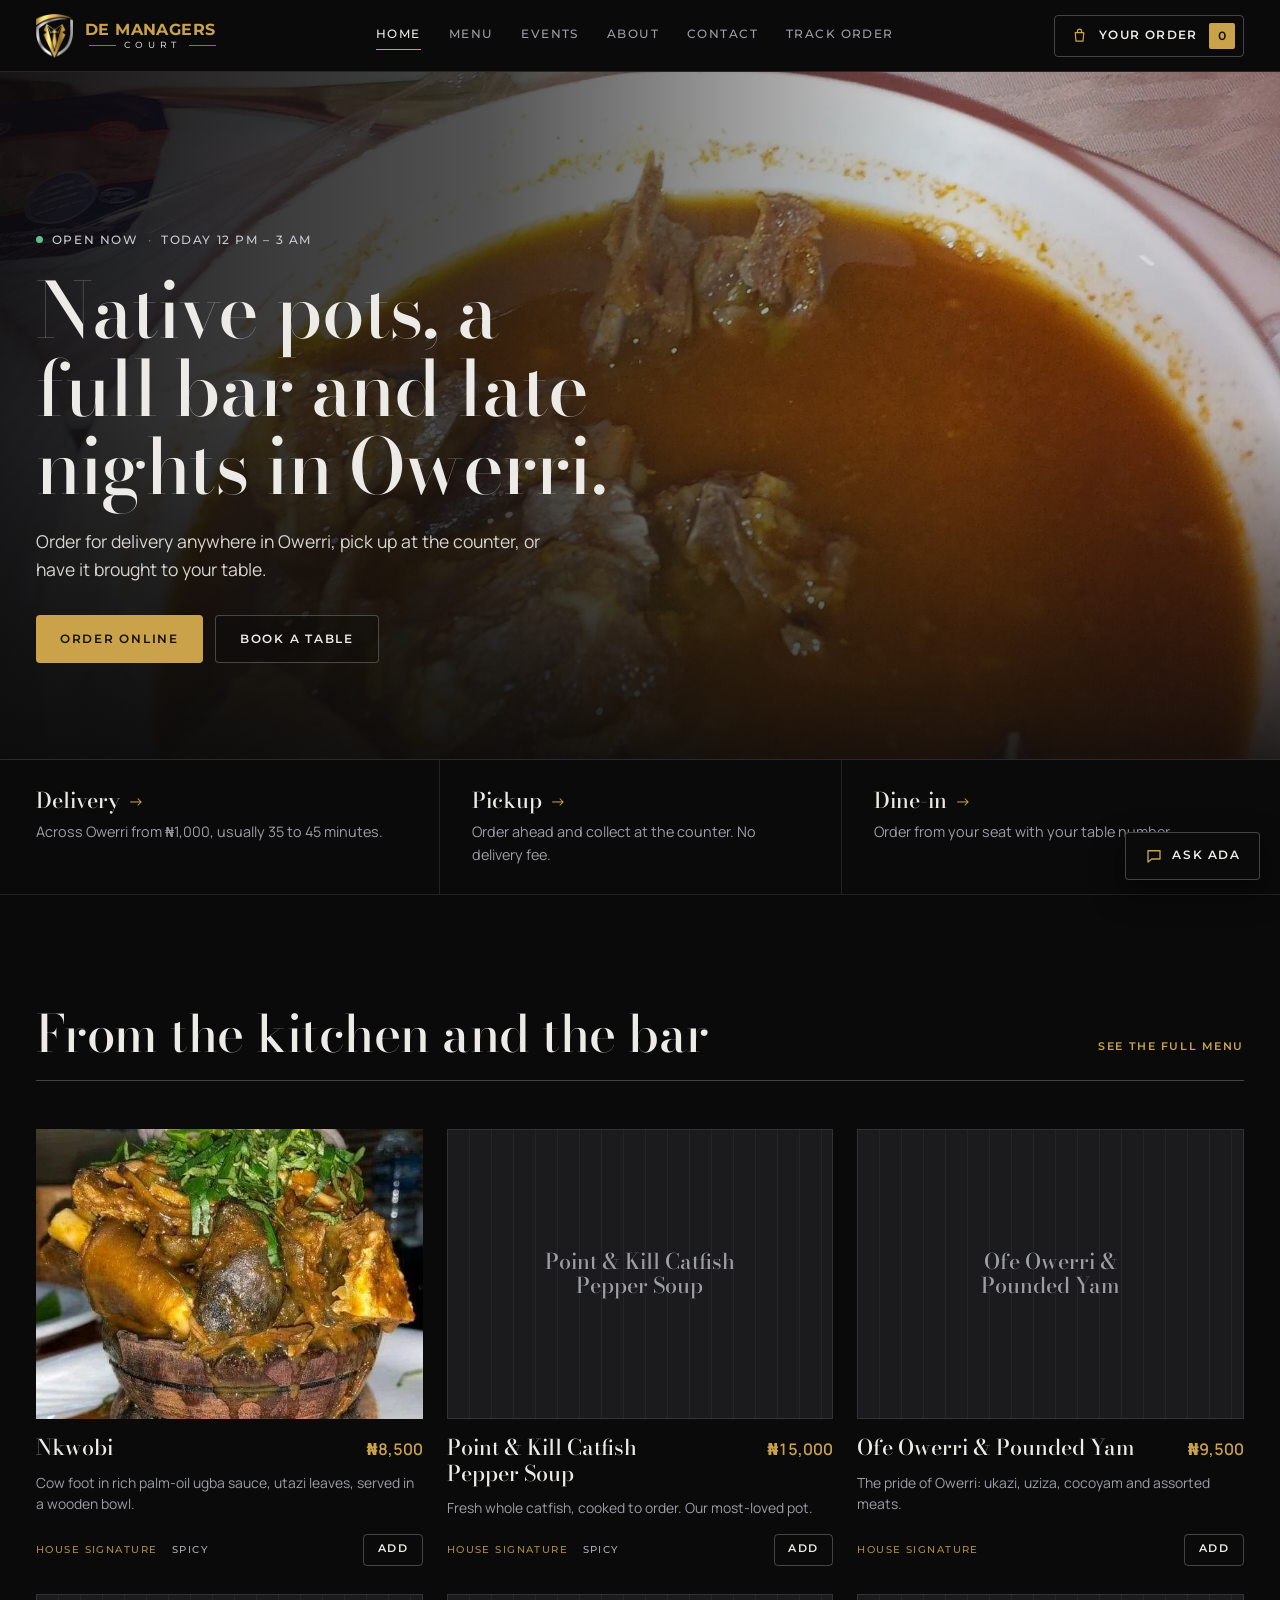
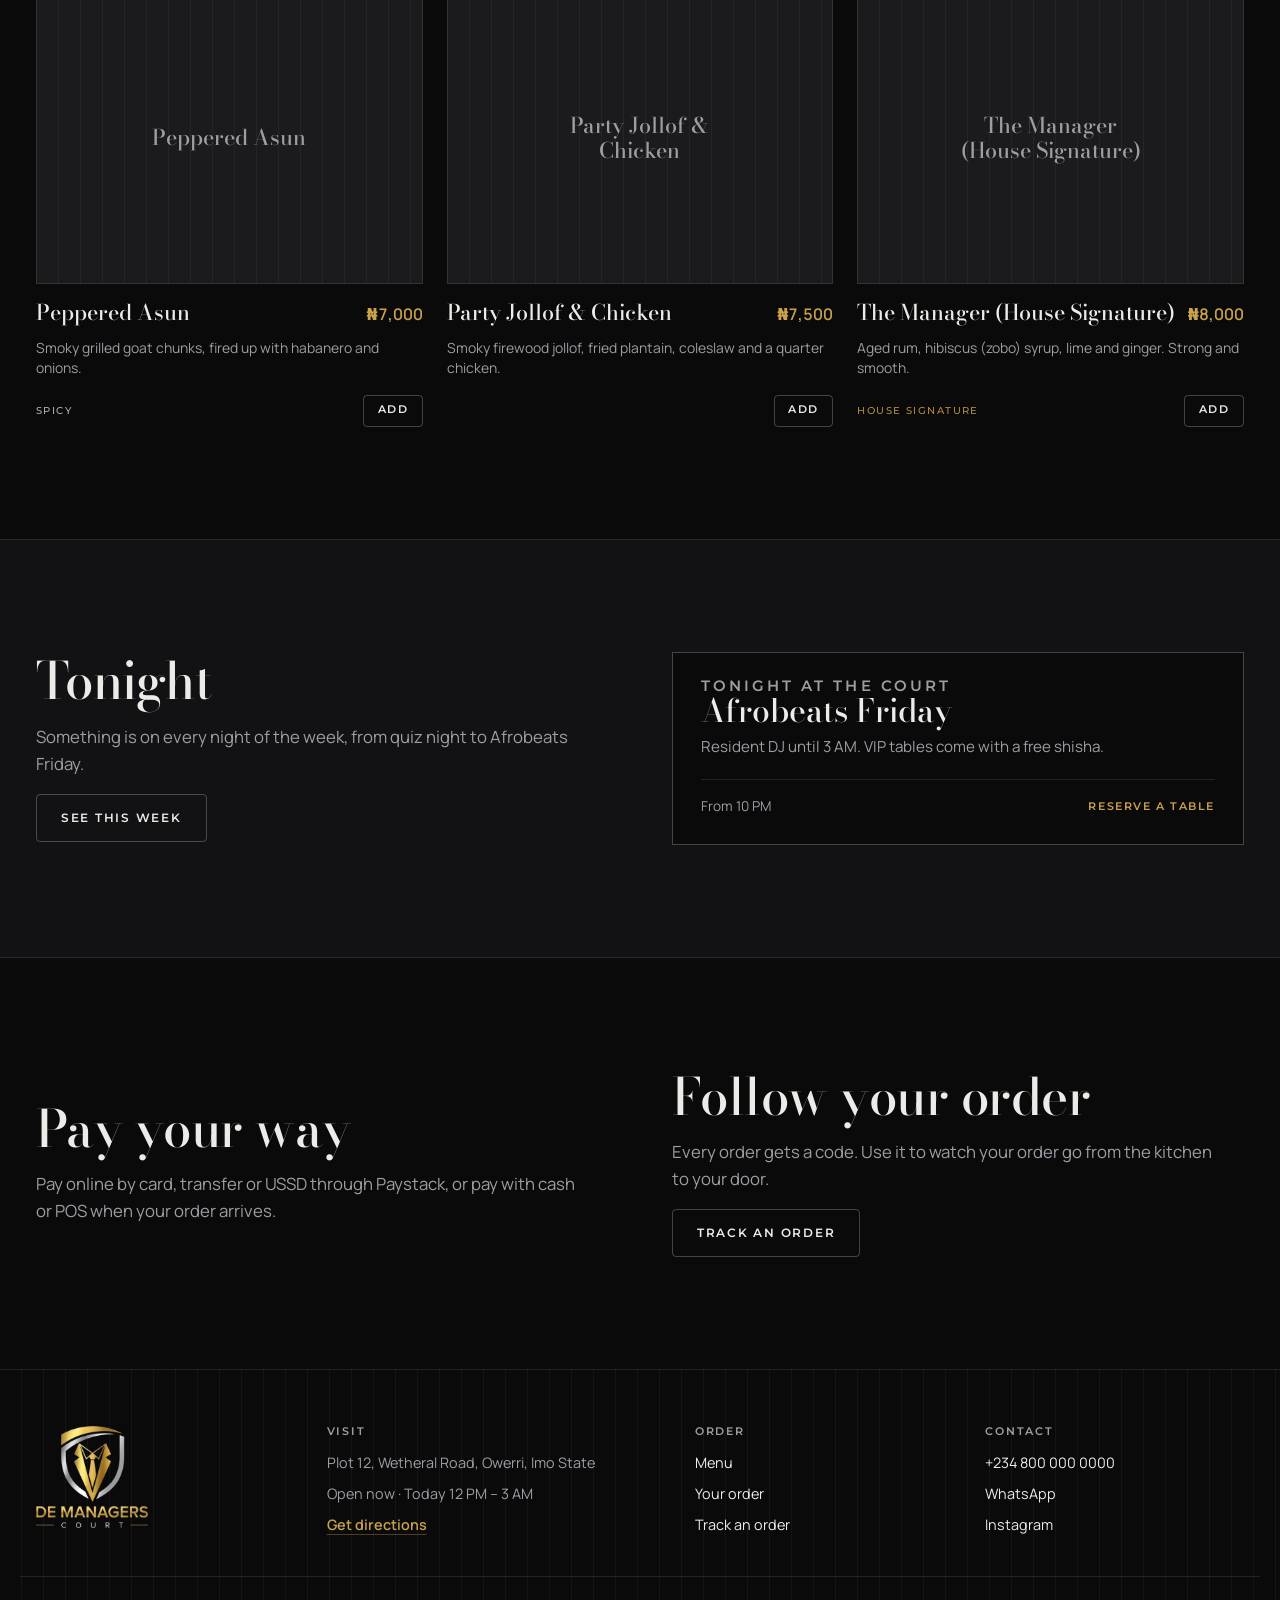
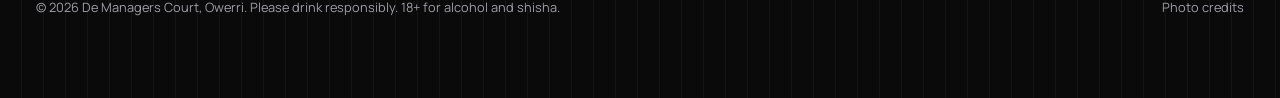
<file: index.html>
<!doctype html>
<html lang="en">
<head>
  <meta charset="utf-8">
  <meta name="viewport" content="width=device-width, initial-scale=1, viewport-fit=cover">
  <title>De Managers Court</title>
  <meta name="description" content="De Managers Court, Owerri. Native kitchen, grills, cocktails and bottle service. Order online for delivery, pickup or dine-in.">
  <meta name="theme-color" content="#0a0a0b">
  <link rel="icon" type="image/png" href="images/favicon.png">
  <link rel="preconnect" href="https://fonts.googleapis.com">
  <link rel="preconnect" href="https://fonts.gstatic.com" crossorigin>
  <link href="https://fonts.googleapis.com/css2?family=Bodoni+Moda:opsz,wght@6..96,500;6..96,600&family=Manrope:wght@400;500;600;700&family=Montserrat:wght@500;600;700&display=swap" rel="stylesheet">
  <link rel="stylesheet" href="css/styles.css">
</head>
<body data-page="home">
<header class="nav" id="nav">
  <div class="wrap nav__inner">
    <a href="index.html" class="brand" aria-label="De Managers Court home">
      <img class="brand__mark" src="images/logo-mark-160.webp" alt="" width="160" height="192">
      <span class="brand__text"><span class="brand__name">De Managers</span><span class="brand__sub">Court</span></span>
    </a>
    <nav class="nav__links" id="navLinks" aria-label="Main">
      <a href="index.html" data-nav="home">Home</a>
      <a href="menu.html" data-nav="menu">Menu</a>
      <a href="events.html" data-nav="events">Events</a>
      <a href="about.html" data-nav="about">About</a>
      <a href="contact.html" data-nav="contact">Contact</a>
      <a href="track.html" data-nav="track">Track order</a>
    </nav>
    <div class="nav__actions">
      <a class="cart-btn" href="cart.html" aria-label="Your order">
        <svg viewBox="0 0 24 24" width="17" height="17" fill="none" stroke="currentColor" stroke-width="1.7" stroke-linecap="round" stroke-linejoin="round" aria-hidden="true"><path d="M6 8h12l-1 12H7L6 8Z"/><path d="M9 8V6a3 3 0 0 1 6 0v2"/></svg>
        <span class="cart-btn__label">Your order</span>
        <span class="cart-btn__count" data-cart-count>0</span>
      </a>
      <button class="burger" id="burger" aria-label="Open navigation" aria-expanded="false"><span></span><span></span></button>
    </div>
  </div>
</header>
<main id="main">
<section class="hero">
  <img class="hero__img" src="images/hero.webp" alt="A bowl of goat meat pepper soup" width="1600" height="900" fetchpriority="high">
  <div class="hero__shade"></div>
  <div class="wrap hero__inner">
    <p class="status"><span class="status__dot" data-fill="open-dot"></span><span data-fill="open-status">Open now</span><span class="status__sep">·</span><span data-fill="today-hours"></span></p>
    <h1 class="hero__title">Native pots, a full bar and late nights in Owerri.</h1>
    <p class="hero__lead">Order for delivery anywhere in Owerri, pick up at the counter, or have it brought to your table.</p>
    <div class="hero__cta">
      <a href="menu.html" class="btn btn--gold">Order online</a>
      <a class="btn btn--line btn--light" data-link="book" target="_blank" rel="noopener">Book a table</a>
    </div>
  </div>
</section>

<section class="strip">
  <div class="wrap strip__grid">
    <a href="checkout.html?mode=delivery" class="strip__item"><h3>Delivery</h3><p>Across Owerri from ₦1,000, usually 35 to 45 minutes.</p></a>
    <a href="checkout.html?mode=pickup" class="strip__item"><h3>Pickup</h3><p>Order ahead and collect at the counter. No delivery fee.</p></a>
    <a href="checkout.html?mode=dinein" class="strip__item"><h3>Dine-in</h3><p>Order from your seat with your table number.</p></a>
  </div>
</section>

<section class="section">
  <div class="wrap">
    <header class="head">
      <h2 class="head__title">From the kitchen and the bar</h2>
      <a class="head__link" href="menu.html">See the full menu</a>
    </header>
    <div class="dishes" id="featured"></div>
  </div>
</section>

<section class="section section--band">
  <div class="wrap split">
    <div class="split__copy">
      <h2 class="head__title">Tonight</h2>
      <p class="lead">Something is on every night of the week, from quiz night to Afrobeats Friday.</p>
      <a class="btn btn--line" href="events.html">See this week</a>
    </div>
    <div class="tonight" id="tonight"></div>
  </div>
</section>

<section class="section">
  <div class="wrap split">
    <div class="split__copy">
      <h2 class="head__title">Pay your way</h2>
      <p class="lead">Pay online by card, transfer or USSD through Paystack, or pay with cash or POS when your order arrives.</p>
    </div>
    <div class="split__copy">
      <h2 class="head__title">Follow your order</h2>
      <p class="lead">Every order gets a code. Use it to watch your order go from the kitchen to your door.</p>
      <a class="btn btn--line" href="track.html">Track an order</a>
    </div>
  </div>
</section>
</main>
<footer class="footer">
  <div class="wrap footer__grid">
    <div class="footer__brand">
      <img class="footer__logo" src="images/logo-full-640.webp" alt="De Managers Court" width="640" height="584">
    </div>
    <div>
      <h4>Visit</h4>
      <p data-fill="address"></p>
      <p><span data-fill="open-status"></span> · <span data-fill="today-hours"></span></p>
      <a class="linklike" data-link="directions" target="_blank" rel="noopener">Get directions</a>
    </div>
    <div>
      <h4>Order</h4>
      <a href="menu.html">Menu</a>
      <a href="cart.html">Your order</a>
      <a href="track.html">Track an order</a>
    </div>
    <div>
      <h4>Contact</h4>
      <a data-fill="phone"></a>
      <a data-link="whatsapp" target="_blank" rel="noopener">WhatsApp</a>
      <a data-link="instagram" target="_blank" rel="noopener">Instagram</a>
    </div>
  </div>
  <div class="wrap footer__legal">
    <p>© <span data-fill="year"></span> De Managers Court, Owerri. Please drink responsibly. 18+ for alcohol and shisha.</p>
    <a href="credits.html">Photo credits</a>
  </div>
</footer>
<div class="orderbar" id="orderBar" hidden>
  <div class="wrap orderbar__inner">
    <span id="orderBarText"></span>
    <a class="btn btn--gold" href="cart.html">View order</a>
  </div>
</div>
<button class="ai-fab" id="aiFab" data-open-assistant aria-label="Chat with Ada, our assistant">
  <svg viewBox="0 0 24 24" width="18" height="18" fill="none" stroke="currentColor" stroke-width="1.8" stroke-linecap="round" stroke-linejoin="round" aria-hidden="true"><path d="M4 5h16v11H9l-5 4V5Z"/></svg>
  <span class="ai-fab__txt">Ask Ada</span>
</button>
<section class="ai" id="aiPanel" aria-label="Ada, assistant" aria-hidden="true">
  <header class="ai__head">
    <img class="ai__avatar" src="images/logo-mark-160.webp" alt="" width="160" height="192">
    <div><strong>Ada</strong><span class="ai__sub">Assistant · knows the full menu</span></div>
    <button class="icon-btn" id="aiClose" aria-label="Close chat">✕</button>
  </header>
  <div class="ai__log" id="aiLog" aria-live="polite"></div>
  <div class="ai__chips" id="aiChips"></div>
  <form class="ai__form" id="aiForm">
    <input id="aiInput" placeholder="Ask about dishes, delivery or your order" autocomplete="off" aria-label="Message Ada">
    <button class="ai__send" aria-label="Send"><svg viewBox="0 0 24 24" width="18" height="18" fill="none" stroke="currentColor" stroke-width="2" stroke-linecap="round" stroke-linejoin="round"><path d="M5 12h14M13 6l6 6-6 6"/></svg></button>
  </form>
</section>
<div class="toast" id="toast" role="status" aria-live="polite"></div>
<script src="js/config.js"></script>
<script src="js/menu-data.js"></script>
<script src="js/core.js"></script>
<script src="js/pages.js"></script>
<script src="js/assistant.js"></script>
</body>
</html>
</file>
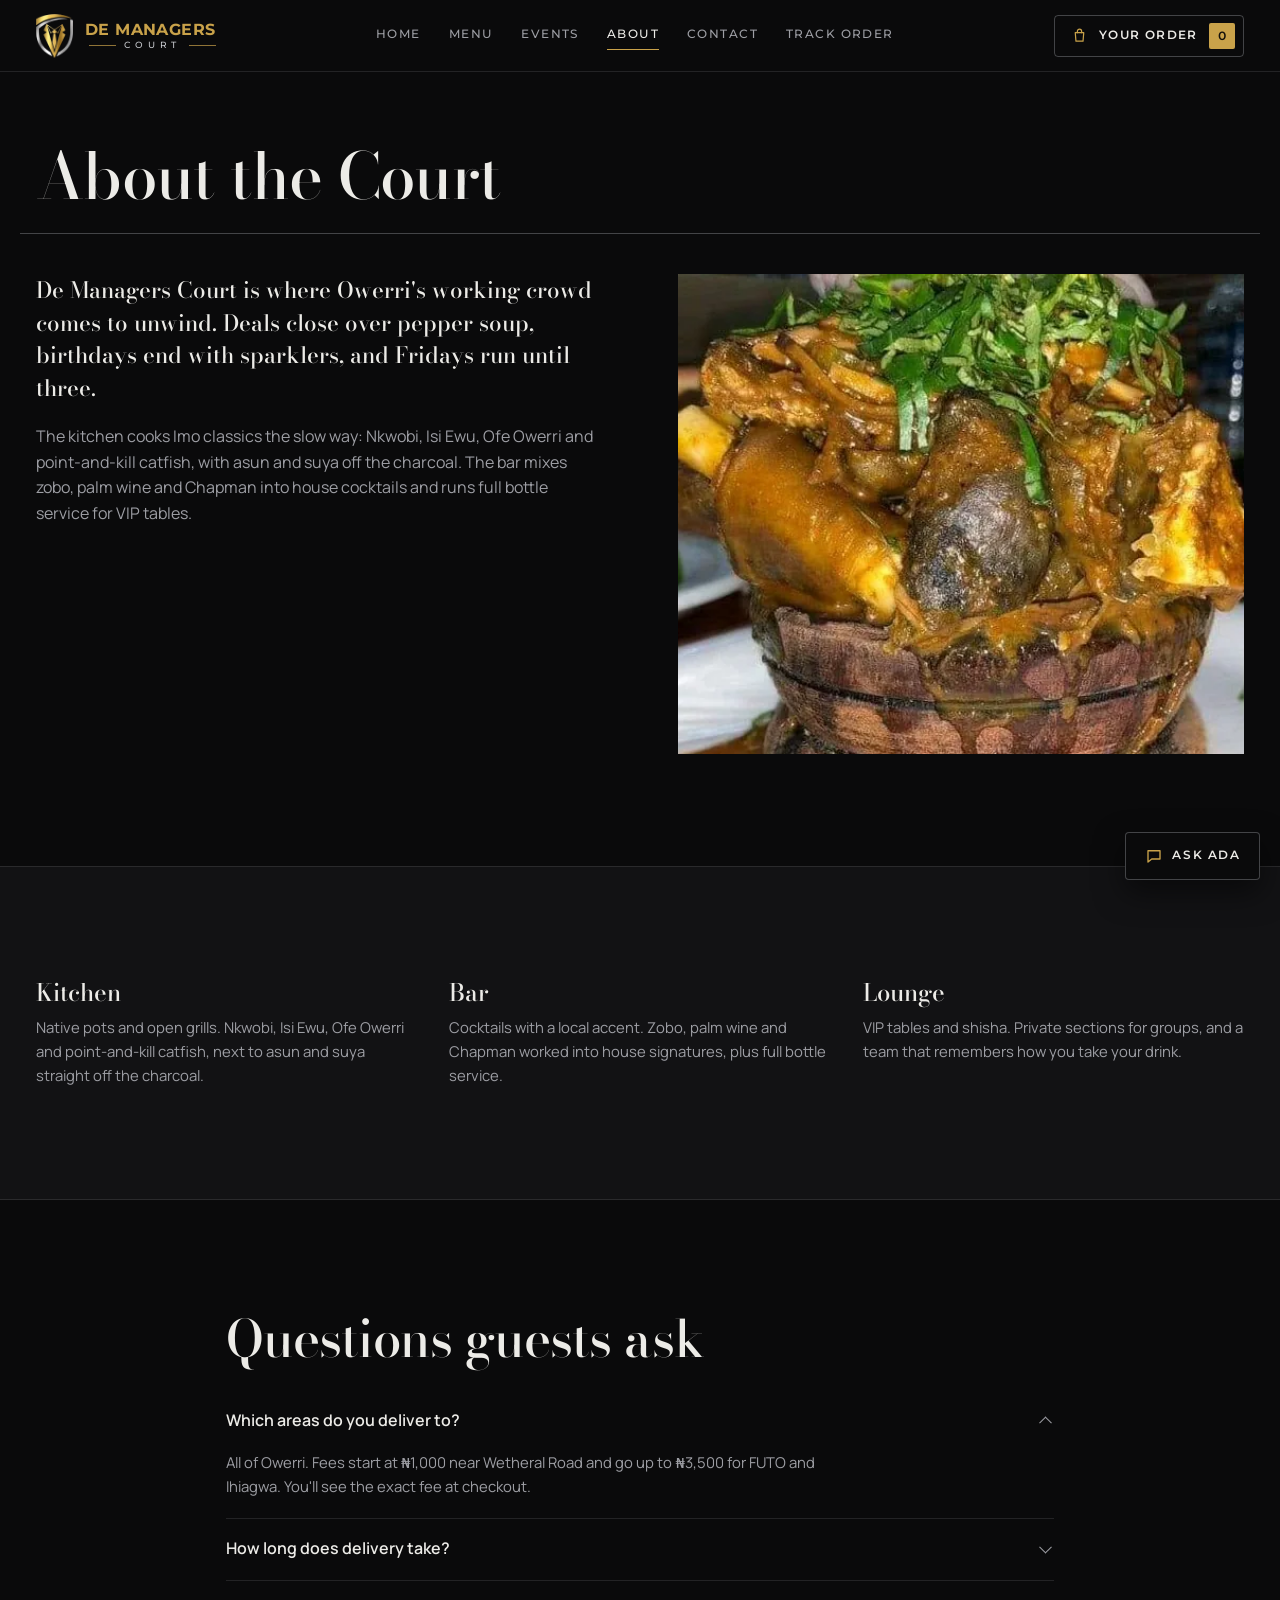
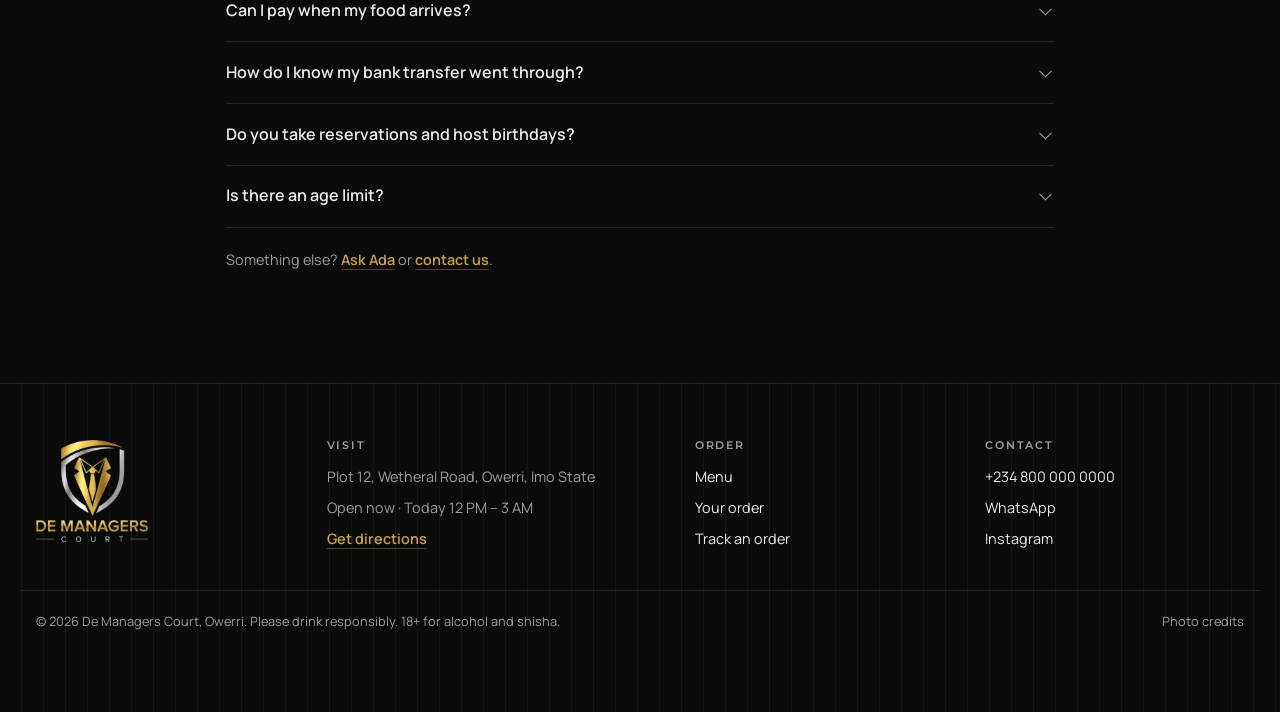
<file: about.html>
<!doctype html>
<html lang="en">
<head>
  <meta charset="utf-8">
  <meta name="viewport" content="width=device-width, initial-scale=1, viewport-fit=cover">
  <title>About · De Managers Court</title>
  <meta name="description" content="About De Managers Court in Owerri: the kitchen, the bar and the lounge, plus answers to common questions.">
  <meta name="theme-color" content="#0a0a0b">
  <link rel="icon" type="image/png" href="images/favicon.png">
  <link rel="preconnect" href="https://fonts.googleapis.com">
  <link rel="preconnect" href="https://fonts.gstatic.com" crossorigin>
  <link href="https://fonts.googleapis.com/css2?family=Bodoni+Moda:opsz,wght@6..96,500;6..96,600&family=Manrope:wght@400;500;600;700&family=Montserrat:wght@500;600;700&display=swap" rel="stylesheet">
  <link rel="stylesheet" href="css/styles.css">
</head>
<body data-page="about">
<header class="nav" id="nav">
  <div class="wrap nav__inner">
    <a href="index.html" class="brand" aria-label="De Managers Court home">
      <img class="brand__mark" src="images/logo-mark-160.webp" alt="" width="160" height="192">
      <span class="brand__text"><span class="brand__name">De Managers</span><span class="brand__sub">Court</span></span>
    </a>
    <nav class="nav__links" id="navLinks" aria-label="Main">
      <a href="index.html" data-nav="home">Home</a>
      <a href="menu.html" data-nav="menu">Menu</a>
      <a href="events.html" data-nav="events">Events</a>
      <a href="about.html" data-nav="about">About</a>
      <a href="contact.html" data-nav="contact">Contact</a>
      <a href="track.html" data-nav="track">Track order</a>
    </nav>
    <div class="nav__actions">
      <a class="cart-btn" href="cart.html" aria-label="Your order">
        <svg viewBox="0 0 24 24" width="17" height="17" fill="none" stroke="currentColor" stroke-width="1.7" stroke-linecap="round" stroke-linejoin="round" aria-hidden="true"><path d="M6 8h12l-1 12H7L6 8Z"/><path d="M9 8V6a3 3 0 0 1 6 0v2"/></svg>
        <span class="cart-btn__label">Your order</span>
        <span class="cart-btn__count" data-cart-count>0</span>
      </a>
      <button class="burger" id="burger" aria-label="Open navigation" aria-expanded="false"><span></span><span></span></button>
    </div>
  </div>
</header>
<main id="main">
<header class="pagehead">
  <div class="wrap">
    <h1 class="pagehead__title">About the Court</h1>
    
  </div>
</header>
<section class="section section--tight">
  <div class="wrap about">
    <div class="about__copy">
      <p class="about__lead">De Managers Court is where Owerri's working crowd comes to unwind. Deals close over pepper soup, birthdays end with sparklers, and Fridays run until three.</p>
      <p>The kitchen cooks Imo classics the slow way: Nkwobi, Isi Ewu, Ofe Owerri and point-and-kill catfish, with asun and suya off the charcoal. The bar mixes zobo, palm wine and Chapman into house cocktails and runs full bottle service for VIP tables.</p>
    </div>
    <img class="about__img" src="images/menu/nkwobi.webp" alt="Nkwobi served in a wooden bowl" width="640" height="480">
  </div>
</section>
<section class="section section--band">
  <div class="wrap pillars">
    <article><h3>Kitchen</h3><p>Native pots and open grills. Nkwobi, Isi Ewu, Ofe Owerri and point-and-kill catfish, next to asun and suya straight off the charcoal.</p></article>
    <article><h3>Bar</h3><p>Cocktails with a local accent. Zobo, palm wine and Chapman worked into house signatures, plus full bottle service.</p></article>
    <article><h3>Lounge</h3><p>VIP tables and shisha. Private sections for groups, and a team that remembers how you take your drink.</p></article>
  </div>
</section>
<section class="section">
  <div class="wrap faq">
    <h2 class="head__title">Questions guests ask</h2>
    <div class="faq__list" id="faqList"></div>
    <p class="faq__more">Something else? <button type="button" class="linklike" data-open-assistant>Ask Ada</button> or <a class="linklike" href="contact.html">contact us</a>.</p>
  </div>
</section>
</main>
<footer class="footer">
  <div class="wrap footer__grid">
    <div class="footer__brand">
      <img class="footer__logo" src="images/logo-full-640.webp" alt="De Managers Court" width="640" height="584">
    </div>
    <div>
      <h4>Visit</h4>
      <p data-fill="address"></p>
      <p><span data-fill="open-status"></span> · <span data-fill="today-hours"></span></p>
      <a class="linklike" data-link="directions" target="_blank" rel="noopener">Get directions</a>
    </div>
    <div>
      <h4>Order</h4>
      <a href="menu.html">Menu</a>
      <a href="cart.html">Your order</a>
      <a href="track.html">Track an order</a>
    </div>
    <div>
      <h4>Contact</h4>
      <a data-fill="phone"></a>
      <a data-link="whatsapp" target="_blank" rel="noopener">WhatsApp</a>
      <a data-link="instagram" target="_blank" rel="noopener">Instagram</a>
    </div>
  </div>
  <div class="wrap footer__legal">
    <p>© <span data-fill="year"></span> De Managers Court, Owerri. Please drink responsibly. 18+ for alcohol and shisha.</p>
    <a href="credits.html">Photo credits</a>
  </div>
</footer>

<button class="ai-fab" id="aiFab" data-open-assistant aria-label="Chat with Ada, our assistant">
  <svg viewBox="0 0 24 24" width="18" height="18" fill="none" stroke="currentColor" stroke-width="1.8" stroke-linecap="round" stroke-linejoin="round" aria-hidden="true"><path d="M4 5h16v11H9l-5 4V5Z"/></svg>
  <span class="ai-fab__txt">Ask Ada</span>
</button>
<section class="ai" id="aiPanel" aria-label="Ada, assistant" aria-hidden="true">
  <header class="ai__head">
    <img class="ai__avatar" src="images/logo-mark-160.webp" alt="" width="160" height="192">
    <div><strong>Ada</strong><span class="ai__sub">Assistant · knows the full menu</span></div>
    <button class="icon-btn" id="aiClose" aria-label="Close chat">✕</button>
  </header>
  <div class="ai__log" id="aiLog" aria-live="polite"></div>
  <div class="ai__chips" id="aiChips"></div>
  <form class="ai__form" id="aiForm">
    <input id="aiInput" placeholder="Ask about dishes, delivery or your order" autocomplete="off" aria-label="Message Ada">
    <button class="ai__send" aria-label="Send"><svg viewBox="0 0 24 24" width="18" height="18" fill="none" stroke="currentColor" stroke-width="2" stroke-linecap="round" stroke-linejoin="round"><path d="M5 12h14M13 6l6 6-6 6"/></svg></button>
  </form>
</section>
<div class="toast" id="toast" role="status" aria-live="polite"></div>
<script src="js/config.js"></script>
<script src="js/menu-data.js"></script>
<script src="js/core.js"></script>
<script src="js/pages.js"></script>
<script src="js/assistant.js"></script>
</body>
</html>
</file>
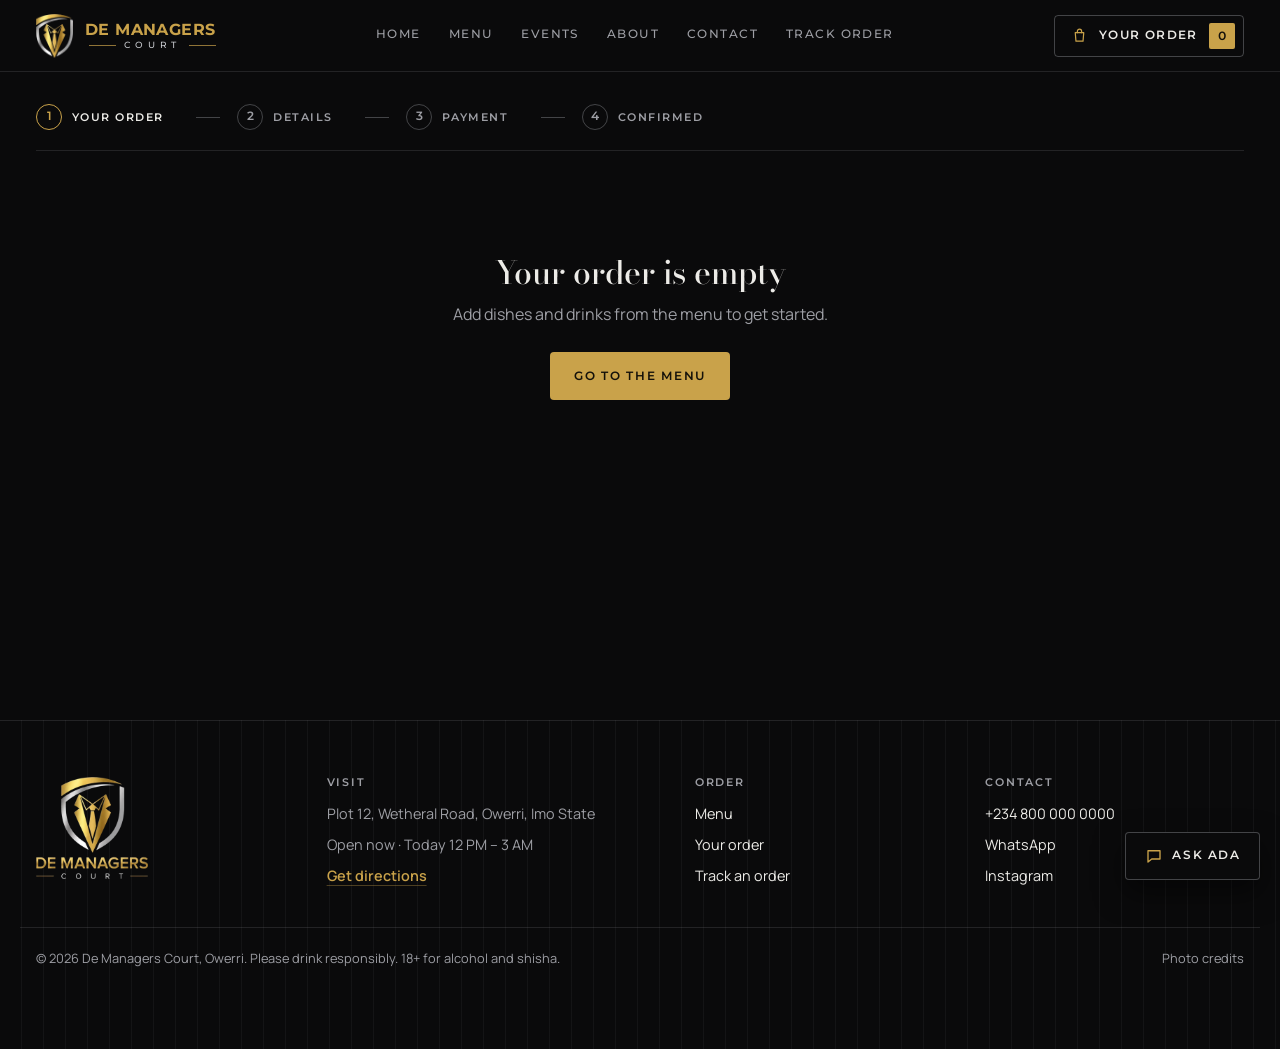
<file: cart.html>
<!doctype html>
<html lang="en">
<head>
  <meta charset="utf-8">
  <meta name="viewport" content="width=device-width, initial-scale=1, viewport-fit=cover">
  <title>Your order · De Managers Court</title>
  <meta name="description" content="Review your De Managers Court order.">
  <meta name="theme-color" content="#0a0a0b">
  <link rel="icon" type="image/png" href="images/favicon.png">
  <link rel="preconnect" href="https://fonts.googleapis.com">
  <link rel="preconnect" href="https://fonts.gstatic.com" crossorigin>
  <link href="https://fonts.googleapis.com/css2?family=Bodoni+Moda:opsz,wght@6..96,500;6..96,600&family=Manrope:wght@400;500;600;700&family=Montserrat:wght@500;600;700&display=swap" rel="stylesheet">
  <link rel="stylesheet" href="css/styles.css">
</head>
<body data-page="cart">
<header class="nav" id="nav">
  <div class="wrap nav__inner">
    <a href="index.html" class="brand" aria-label="De Managers Court home">
      <img class="brand__mark" src="images/logo-mark-160.webp" alt="" width="160" height="192">
      <span class="brand__text"><span class="brand__name">De Managers</span><span class="brand__sub">Court</span></span>
    </a>
    <nav class="nav__links" id="navLinks" aria-label="Main">
      <a href="index.html" data-nav="home">Home</a>
      <a href="menu.html" data-nav="menu">Menu</a>
      <a href="events.html" data-nav="events">Events</a>
      <a href="about.html" data-nav="about">About</a>
      <a href="contact.html" data-nav="contact">Contact</a>
      <a href="track.html" data-nav="track">Track order</a>
    </nav>
    <div class="nav__actions">
      <a class="cart-btn" href="cart.html" aria-label="Your order">
        <svg viewBox="0 0 24 24" width="17" height="17" fill="none" stroke="currentColor" stroke-width="1.7" stroke-linecap="round" stroke-linejoin="round" aria-hidden="true"><path d="M6 8h12l-1 12H7L6 8Z"/><path d="M9 8V6a3 3 0 0 1 6 0v2"/></svg>
        <span class="cart-btn__label">Your order</span>
        <span class="cart-btn__count" data-cart-count>0</span>
      </a>
      <button class="burger" id="burger" aria-label="Open navigation" aria-expanded="false"><span></span><span></span></button>
    </div>
  </div>
</header>
<main id="main">
<section class="flow">
  <div class="wrap">
    <ol class="stepper" data-stepper aria-label="Order steps"></ol>
    <div id="flowMain">
      <div class="empty" id="cartEmpty" hidden>
        <h2>Your order is empty</h2>
        <p>Add dishes and drinks from the menu to get started.</p>
        <a class="btn btn--gold" href="menu.html">Go to the menu</a>
      </div>
      <div class="flow__grid" id="cartFilled" hidden>
        <div class="flow__main">
          <h1 class="flow__title">Your order</h1>
          <ul class="lines" id="cartLines"></ul>
          <a class="linklike" href="menu.html">Add more from the menu</a>
        </div>
        <aside class="flow__side">
          <h2>Summary</h2>
          <div id="cartSum"></div>
          <a class="btn btn--gold btn--block" href="checkout.html">Continue to details</a>
          <p class="side__note">Delivery fee and payment come next.</p>
        </aside>
      </div>
    </div>
  </div>
</section>
</main>
<footer class="footer">
  <div class="wrap footer__grid">
    <div class="footer__brand">
      <img class="footer__logo" src="images/logo-full-640.webp" alt="De Managers Court" width="640" height="584">
    </div>
    <div>
      <h4>Visit</h4>
      <p data-fill="address"></p>
      <p><span data-fill="open-status"></span> · <span data-fill="today-hours"></span></p>
      <a class="linklike" data-link="directions" target="_blank" rel="noopener">Get directions</a>
    </div>
    <div>
      <h4>Order</h4>
      <a href="menu.html">Menu</a>
      <a href="cart.html">Your order</a>
      <a href="track.html">Track an order</a>
    </div>
    <div>
      <h4>Contact</h4>
      <a data-fill="phone"></a>
      <a data-link="whatsapp" target="_blank" rel="noopener">WhatsApp</a>
      <a data-link="instagram" target="_blank" rel="noopener">Instagram</a>
    </div>
  </div>
  <div class="wrap footer__legal">
    <p>© <span data-fill="year"></span> De Managers Court, Owerri. Please drink responsibly. 18+ for alcohol and shisha.</p>
    <a href="credits.html">Photo credits</a>
  </div>
</footer>

<button class="ai-fab" id="aiFab" data-open-assistant aria-label="Chat with Ada, our assistant">
  <svg viewBox="0 0 24 24" width="18" height="18" fill="none" stroke="currentColor" stroke-width="1.8" stroke-linecap="round" stroke-linejoin="round" aria-hidden="true"><path d="M4 5h16v11H9l-5 4V5Z"/></svg>
  <span class="ai-fab__txt">Ask Ada</span>
</button>
<section class="ai" id="aiPanel" aria-label="Ada, assistant" aria-hidden="true">
  <header class="ai__head">
    <img class="ai__avatar" src="images/logo-mark-160.webp" alt="" width="160" height="192">
    <div><strong>Ada</strong><span class="ai__sub">Assistant · knows the full menu</span></div>
    <button class="icon-btn" id="aiClose" aria-label="Close chat">✕</button>
  </header>
  <div class="ai__log" id="aiLog" aria-live="polite"></div>
  <div class="ai__chips" id="aiChips"></div>
  <form class="ai__form" id="aiForm">
    <input id="aiInput" placeholder="Ask about dishes, delivery or your order" autocomplete="off" aria-label="Message Ada">
    <button class="ai__send" aria-label="Send"><svg viewBox="0 0 24 24" width="18" height="18" fill="none" stroke="currentColor" stroke-width="2" stroke-linecap="round" stroke-linejoin="round"><path d="M5 12h14M13 6l6 6-6 6"/></svg></button>
  </form>
</section>
<div class="toast" id="toast" role="status" aria-live="polite"></div>
<script src="js/config.js"></script>
<script src="js/menu-data.js"></script>
<script src="js/core.js"></script>
<script src="js/pages.js"></script>
<script src="js/assistant.js"></script>
</body>
</html>
</file>
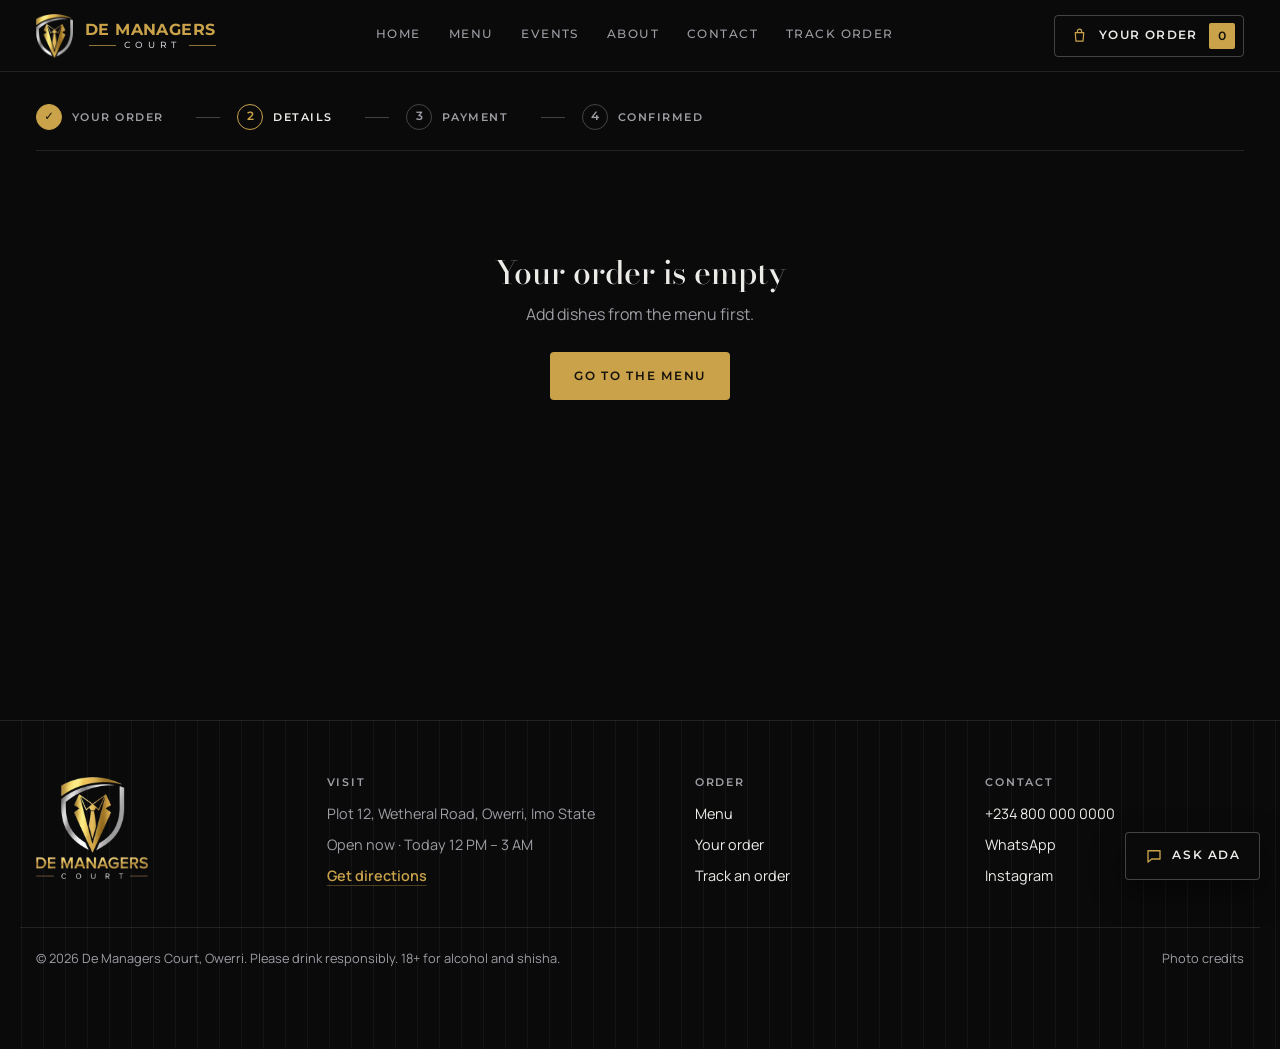
<file: checkout.html>
<!doctype html>
<html lang="en">
<head>
  <meta charset="utf-8">
  <meta name="viewport" content="width=device-width, initial-scale=1, viewport-fit=cover">
  <title>Your details · De Managers Court</title>
  <meta name="description" content="Choose delivery, pickup or dine-in and add your details.">
  <meta name="theme-color" content="#0a0a0b">
  <link rel="icon" type="image/png" href="images/favicon.png">
  <link rel="preconnect" href="https://fonts.googleapis.com">
  <link rel="preconnect" href="https://fonts.gstatic.com" crossorigin>
  <link href="https://fonts.googleapis.com/css2?family=Bodoni+Moda:opsz,wght@6..96,500;6..96,600&family=Manrope:wght@400;500;600;700&family=Montserrat:wght@500;600;700&display=swap" rel="stylesheet">
  <link rel="stylesheet" href="css/styles.css">
</head>
<body data-page="checkout">
<header class="nav" id="nav">
  <div class="wrap nav__inner">
    <a href="index.html" class="brand" aria-label="De Managers Court home">
      <img class="brand__mark" src="images/logo-mark-160.webp" alt="" width="160" height="192">
      <span class="brand__text"><span class="brand__name">De Managers</span><span class="brand__sub">Court</span></span>
    </a>
    <nav class="nav__links" id="navLinks" aria-label="Main">
      <a href="index.html" data-nav="home">Home</a>
      <a href="menu.html" data-nav="menu">Menu</a>
      <a href="events.html" data-nav="events">Events</a>
      <a href="about.html" data-nav="about">About</a>
      <a href="contact.html" data-nav="contact">Contact</a>
      <a href="track.html" data-nav="track">Track order</a>
    </nav>
    <div class="nav__actions">
      <a class="cart-btn" href="cart.html" aria-label="Your order">
        <svg viewBox="0 0 24 24" width="17" height="17" fill="none" stroke="currentColor" stroke-width="1.7" stroke-linecap="round" stroke-linejoin="round" aria-hidden="true"><path d="M6 8h12l-1 12H7L6 8Z"/><path d="M9 8V6a3 3 0 0 1 6 0v2"/></svg>
        <span class="cart-btn__label">Your order</span>
        <span class="cart-btn__count" data-cart-count>0</span>
      </a>
      <button class="burger" id="burger" aria-label="Open navigation" aria-expanded="false"><span></span><span></span></button>
    </div>
  </div>
</header>
<main id="main">
<section class="flow">
  <div class="wrap">
    <ol class="stepper" data-stepper aria-label="Order steps"></ol>
    <div id="flowMain">
      <form class="flow__grid" id="detailsForm" novalidate>
        <div class="flow__main">
          <h1 class="flow__title">How should we get it to you?</h1>
          <fieldset>
            <legend>Order type</legend>
            <div class="seg">
              <label><input type="radio" name="mode" value="delivery" checked><span>Delivery</span></label>
              <label><input type="radio" name="mode" value="pickup"><span>Pickup</span></label>
              <label><input type="radio" name="mode" value="dinein"><span>Dine-in</span></label>
            </div>
          </fieldset>
          <fieldset>
            <legend>Your details</legend>
            <div class="grid2">
              <label class="field"><span>Full name</span><input id="name" name="name" autocomplete="name"></label>
              <label class="field"><span>Phone</span><input id="phone" name="phone" type="tel" autocomplete="tel" placeholder="0803 123 4567"></label>
            </div>
            <label class="field"><span>Email <em>(optional, for your receipt)</em></span><input id="email" name="email" type="email" autocomplete="email"></label>
          </fieldset>
          <fieldset data-mode-show="delivery">
            <legend>Delivery address</legend>
            <label class="field"><span>Area</span><select id="zone" name="zone"></select></label>
            <label class="field"><span>Street address and landmark</span><input id="address" name="address" autocomplete="street-address" placeholder="e.g. 5 Okigwe Road, opposite First Bank"></label>
          </fieldset>
          <fieldset data-mode-show="pickup" hidden>
            <legend>Pickup time</legend>
            <label class="field"><span>When will you collect?</span>
              <select id="pickupTime" name="pickupTime"><option>As soon as possible</option><option>In 30 minutes</option><option>In 1 hour</option><option>In 2 hours</option></select></label>
          </fieldset>
          <fieldset data-mode-show="dinein" hidden>
            <legend>Your table</legend>
            <label class="field"><span>Table number</span><input id="table" name="table" placeholder="e.g. Table 12 or VIP 3"></label>
          </fieldset>
          <label class="field"><span>Note for the kitchen <em>(optional)</em></span><textarea id="note" name="note" rows="2" placeholder="Less pepper, no onions, extra cold drinks"></textarea></label>
          <p class="form-error" id="detailsError" role="alert"></p>
        </div>
        <aside class="flow__side">
          <h2>Summary</h2>
          <div id="detailsSum"></div>
          <button class="btn btn--gold btn--block" type="submit">Continue to payment</button>
          <a class="side__back" href="cart.html">Back to your order</a>
        </aside>
      </form>
    </div>
  </div>
</section>
</main>
<footer class="footer">
  <div class="wrap footer__grid">
    <div class="footer__brand">
      <img class="footer__logo" src="images/logo-full-640.webp" alt="De Managers Court" width="640" height="584">
    </div>
    <div>
      <h4>Visit</h4>
      <p data-fill="address"></p>
      <p><span data-fill="open-status"></span> · <span data-fill="today-hours"></span></p>
      <a class="linklike" data-link="directions" target="_blank" rel="noopener">Get directions</a>
    </div>
    <div>
      <h4>Order</h4>
      <a href="menu.html">Menu</a>
      <a href="cart.html">Your order</a>
      <a href="track.html">Track an order</a>
    </div>
    <div>
      <h4>Contact</h4>
      <a data-fill="phone"></a>
      <a data-link="whatsapp" target="_blank" rel="noopener">WhatsApp</a>
      <a data-link="instagram" target="_blank" rel="noopener">Instagram</a>
    </div>
  </div>
  <div class="wrap footer__legal">
    <p>© <span data-fill="year"></span> De Managers Court, Owerri. Please drink responsibly. 18+ for alcohol and shisha.</p>
    <a href="credits.html">Photo credits</a>
  </div>
</footer>

<button class="ai-fab" id="aiFab" data-open-assistant aria-label="Chat with Ada, our assistant">
  <svg viewBox="0 0 24 24" width="18" height="18" fill="none" stroke="currentColor" stroke-width="1.8" stroke-linecap="round" stroke-linejoin="round" aria-hidden="true"><path d="M4 5h16v11H9l-5 4V5Z"/></svg>
  <span class="ai-fab__txt">Ask Ada</span>
</button>
<section class="ai" id="aiPanel" aria-label="Ada, assistant" aria-hidden="true">
  <header class="ai__head">
    <img class="ai__avatar" src="images/logo-mark-160.webp" alt="" width="160" height="192">
    <div><strong>Ada</strong><span class="ai__sub">Assistant · knows the full menu</span></div>
    <button class="icon-btn" id="aiClose" aria-label="Close chat">✕</button>
  </header>
  <div class="ai__log" id="aiLog" aria-live="polite"></div>
  <div class="ai__chips" id="aiChips"></div>
  <form class="ai__form" id="aiForm">
    <input id="aiInput" placeholder="Ask about dishes, delivery or your order" autocomplete="off" aria-label="Message Ada">
    <button class="ai__send" aria-label="Send"><svg viewBox="0 0 24 24" width="18" height="18" fill="none" stroke="currentColor" stroke-width="2" stroke-linecap="round" stroke-linejoin="round"><path d="M5 12h14M13 6l6 6-6 6"/></svg></button>
  </form>
</section>
<div class="toast" id="toast" role="status" aria-live="polite"></div>
<script src="js/config.js"></script>
<script src="js/menu-data.js"></script>
<script src="js/core.js"></script>
<script src="js/pages.js"></script>
<script src="js/assistant.js"></script>
</body>
</html>
</file>
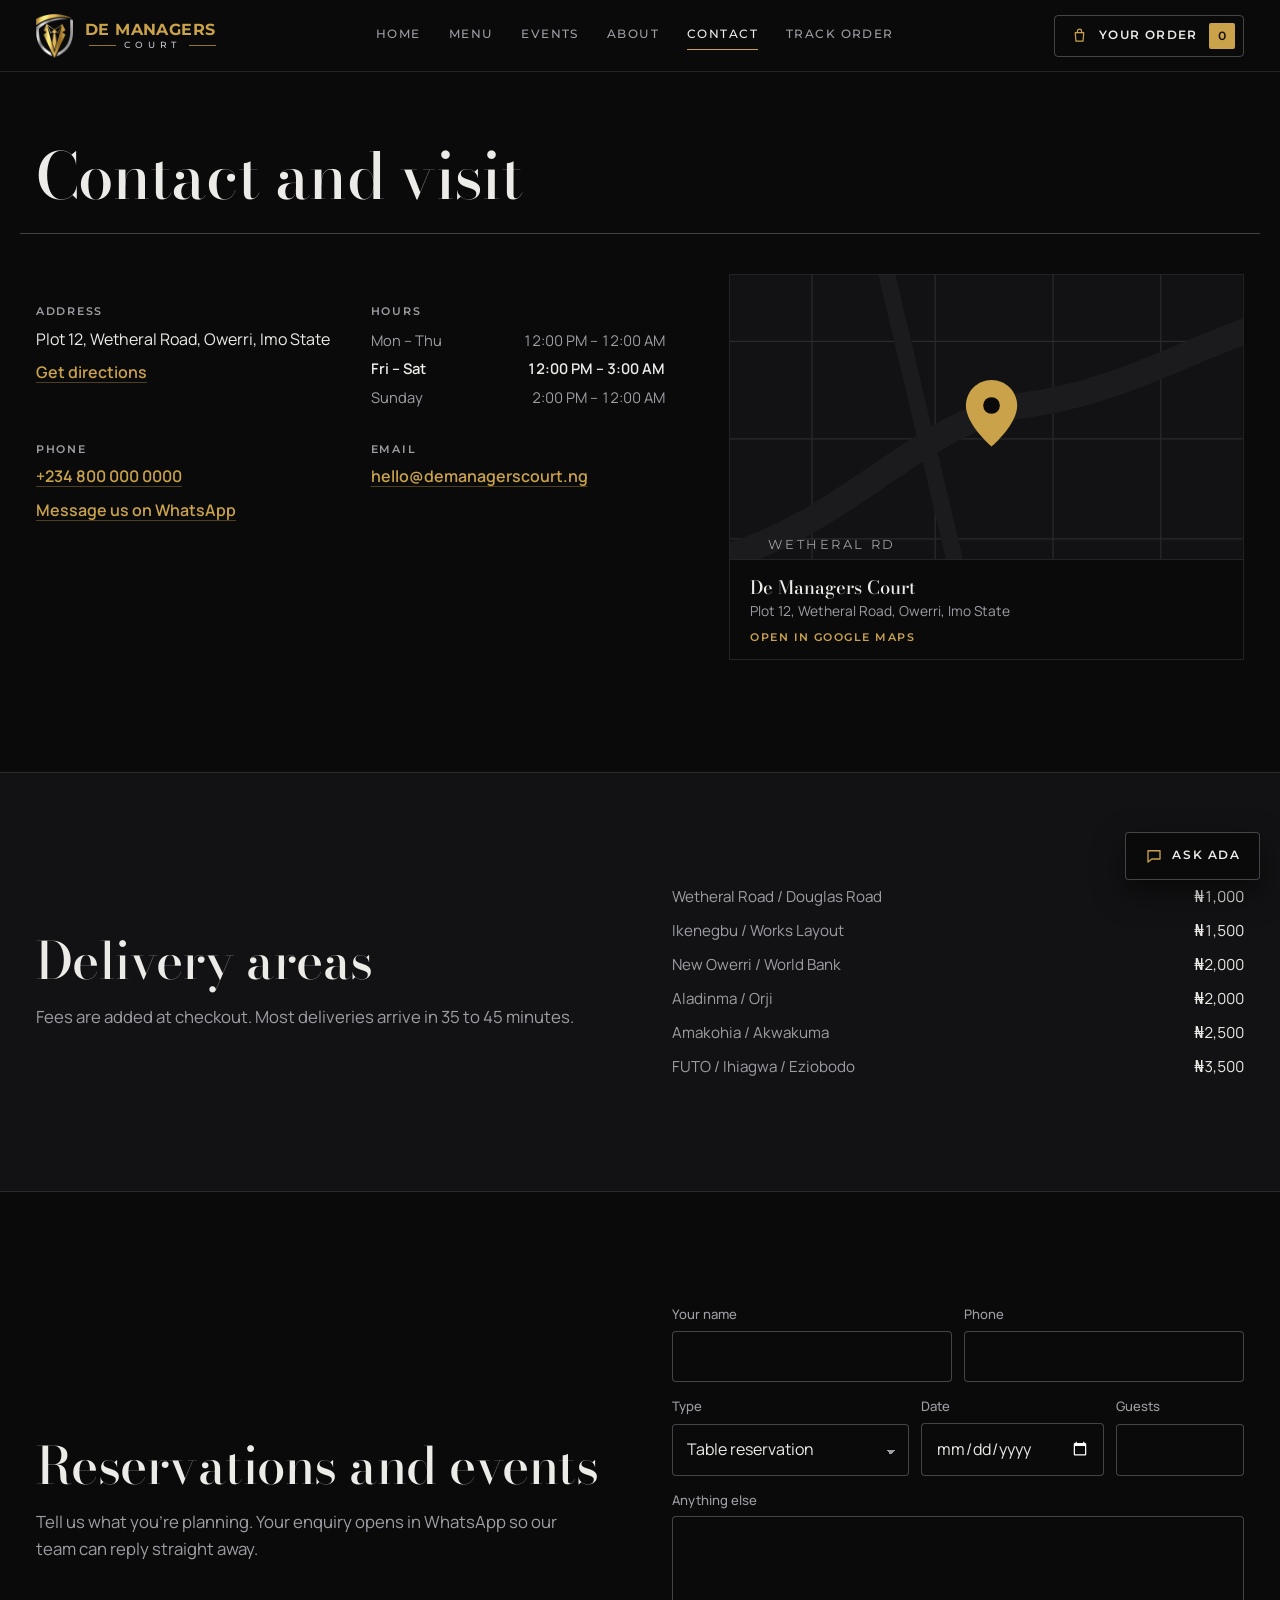
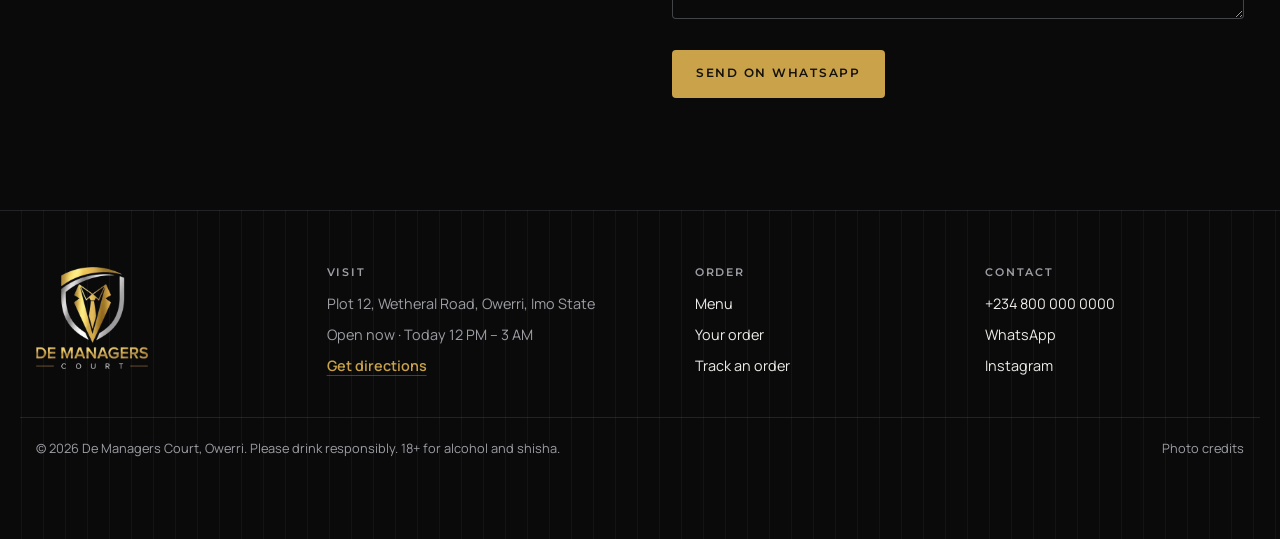
<file: contact.html>
<!doctype html>
<html lang="en">
<head>
  <meta charset="utf-8">
  <meta name="viewport" content="width=device-width, initial-scale=1, viewport-fit=cover">
  <title>Contact · De Managers Court</title>
  <meta name="description" content="Find De Managers Court on Wetheral Road, Owerri. Opening hours, delivery areas, phone, WhatsApp and event enquiries.">
  <meta name="theme-color" content="#0a0a0b">
  <link rel="icon" type="image/png" href="images/favicon.png">
  <link rel="preconnect" href="https://fonts.googleapis.com">
  <link rel="preconnect" href="https://fonts.gstatic.com" crossorigin>
  <link href="https://fonts.googleapis.com/css2?family=Bodoni+Moda:opsz,wght@6..96,500;6..96,600&family=Manrope:wght@400;500;600;700&family=Montserrat:wght@500;600;700&display=swap" rel="stylesheet">
  <link rel="stylesheet" href="css/styles.css">
</head>
<body data-page="contact">
<header class="nav" id="nav">
  <div class="wrap nav__inner">
    <a href="index.html" class="brand" aria-label="De Managers Court home">
      <img class="brand__mark" src="images/logo-mark-160.webp" alt="" width="160" height="192">
      <span class="brand__text"><span class="brand__name">De Managers</span><span class="brand__sub">Court</span></span>
    </a>
    <nav class="nav__links" id="navLinks" aria-label="Main">
      <a href="index.html" data-nav="home">Home</a>
      <a href="menu.html" data-nav="menu">Menu</a>
      <a href="events.html" data-nav="events">Events</a>
      <a href="about.html" data-nav="about">About</a>
      <a href="contact.html" data-nav="contact">Contact</a>
      <a href="track.html" data-nav="track">Track order</a>
    </nav>
    <div class="nav__actions">
      <a class="cart-btn" href="cart.html" aria-label="Your order">
        <svg viewBox="0 0 24 24" width="17" height="17" fill="none" stroke="currentColor" stroke-width="1.7" stroke-linecap="round" stroke-linejoin="round" aria-hidden="true"><path d="M6 8h12l-1 12H7L6 8Z"/><path d="M9 8V6a3 3 0 0 1 6 0v2"/></svg>
        <span class="cart-btn__label">Your order</span>
        <span class="cart-btn__count" data-cart-count>0</span>
      </a>
      <button class="burger" id="burger" aria-label="Open navigation" aria-expanded="false"><span></span><span></span></button>
    </div>
  </div>
</header>
<main id="main">
<header class="pagehead">
  <div class="wrap">
    <h1 class="pagehead__title">Contact and visit</h1>
    
  </div>
</header>
<section class="section section--tight">
  <div class="wrap visit">
    <div class="visit__grid">
      <div><h4>Address</h4><p data-fill="address"></p><a class="linklike" data-link="directions" target="_blank" rel="noopener">Get directions</a></div>
      <div><h4>Hours</h4><ul class="hours" id="hoursList"></ul></div>
      <div><h4>Phone</h4><p><a class="linklike" data-fill="phone"></a></p><p><a class="linklike" data-link="whatsapp" target="_blank" rel="noopener">Message us on WhatsApp</a></p></div>
      <div><h4>Email</h4><p><a class="linklike" data-fill="email"></a></p></div>
    </div>
    <a class="map" data-link="directions" target="_blank" rel="noopener" aria-label="Open the location in Google Maps">
      <svg class="map__art" viewBox="0 0 400 300" preserveAspectRatio="xMidYMid slice" aria-hidden="true">
        <rect width="400" height="300" fill="var(--panel)"/>
        <path d="M0 52H400M0 128H400M0 206H400M0 270H400M64 0V300M160 0V300M252 0V300M336 0V300" stroke="var(--rule)" fill="none"/>
        <path d="M-10 222 C 90 196, 150 112, 228 102 S 360 56, 420 38" stroke="var(--panel-2)" stroke-width="20" fill="none"/>
        <path d="M120 -10 L 196 310" stroke="var(--panel-2)" stroke-width="13" fill="none"/>
        <path d="M204 82c-11 0-20 9-20 20 0 15 20 32 20 32s20-17 20-32c0-11-9-20-20-20Z" fill="var(--gold)"/>
        <circle cx="204" cy="102" r="6.5" fill="var(--ink)"/>
        <text x="30" y="214" fill="var(--text-2)" font-size="10" font-family="Montserrat, sans-serif" letter-spacing="2">WETHERAL RD</text>
      </svg>
      <span class="map__label"><strong>De Managers Court</strong><span data-fill="address"></span><em>Open in Google Maps</em></span>
    </a>
  </div>
</section>
<section class="section section--band">
  <div class="wrap split">
    <div class="split__copy">
      <h2 class="head__title">Delivery areas</h2>
      <p class="lead">Fees are added at checkout. Most deliveries arrive in 35 to 45 minutes.</p>
    </div>
    <dl class="fees fees--big" id="feeList"></dl>
  </div>
</section>
<section class="section" id="enquiry">
  <div class="wrap split">
    <div class="split__copy">
      <h2 class="head__title">Reservations and events</h2>
      <p class="lead">Tell us what you're planning. Your enquiry opens in WhatsApp so our team can reply straight away.</p>
    </div>
    <form class="enquiry" id="enquiryForm" novalidate>
      <div class="grid2">
        <label class="field"><span>Your name</span><input id="ename" name="ename" autocomplete="name"></label>
        <label class="field"><span>Phone</span><input id="ephone" name="ephone" type="tel" autocomplete="tel"></label>
      </div>
      <div class="grid3">
        <label class="field"><span>Type</span><select id="etype" name="etype"><option>Table reservation</option><option>VIP section</option><option>Birthday</option><option>Corporate event</option></select></label>
        <label class="field"><span>Date</span><input id="edate" name="edate" type="date"></label>
        <label class="field"><span>Guests</span><input id="eguests" name="eguests" type="number" min="1" max="200"></label>
      </div>
      <label class="field"><span>Anything else</span><textarea id="emsg" name="emsg" rows="3"></textarea></label>
      <p class="form-error" id="enqError" role="alert"></p>
      <button class="btn btn--gold" type="submit">Send on WhatsApp</button>
    </form>
  </div>
</section>
</main>
<footer class="footer">
  <div class="wrap footer__grid">
    <div class="footer__brand">
      <img class="footer__logo" src="images/logo-full-640.webp" alt="De Managers Court" width="640" height="584">
    </div>
    <div>
      <h4>Visit</h4>
      <p data-fill="address"></p>
      <p><span data-fill="open-status"></span> · <span data-fill="today-hours"></span></p>
      <a class="linklike" data-link="directions" target="_blank" rel="noopener">Get directions</a>
    </div>
    <div>
      <h4>Order</h4>
      <a href="menu.html">Menu</a>
      <a href="cart.html">Your order</a>
      <a href="track.html">Track an order</a>
    </div>
    <div>
      <h4>Contact</h4>
      <a data-fill="phone"></a>
      <a data-link="whatsapp" target="_blank" rel="noopener">WhatsApp</a>
      <a data-link="instagram" target="_blank" rel="noopener">Instagram</a>
    </div>
  </div>
  <div class="wrap footer__legal">
    <p>© <span data-fill="year"></span> De Managers Court, Owerri. Please drink responsibly. 18+ for alcohol and shisha.</p>
    <a href="credits.html">Photo credits</a>
  </div>
</footer>

<button class="ai-fab" id="aiFab" data-open-assistant aria-label="Chat with Ada, our assistant">
  <svg viewBox="0 0 24 24" width="18" height="18" fill="none" stroke="currentColor" stroke-width="1.8" stroke-linecap="round" stroke-linejoin="round" aria-hidden="true"><path d="M4 5h16v11H9l-5 4V5Z"/></svg>
  <span class="ai-fab__txt">Ask Ada</span>
</button>
<section class="ai" id="aiPanel" aria-label="Ada, assistant" aria-hidden="true">
  <header class="ai__head">
    <img class="ai__avatar" src="images/logo-mark-160.webp" alt="" width="160" height="192">
    <div><strong>Ada</strong><span class="ai__sub">Assistant · knows the full menu</span></div>
    <button class="icon-btn" id="aiClose" aria-label="Close chat">✕</button>
  </header>
  <div class="ai__log" id="aiLog" aria-live="polite"></div>
  <div class="ai__chips" id="aiChips"></div>
  <form class="ai__form" id="aiForm">
    <input id="aiInput" placeholder="Ask about dishes, delivery or your order" autocomplete="off" aria-label="Message Ada">
    <button class="ai__send" aria-label="Send"><svg viewBox="0 0 24 24" width="18" height="18" fill="none" stroke="currentColor" stroke-width="2" stroke-linecap="round" stroke-linejoin="round"><path d="M5 12h14M13 6l6 6-6 6"/></svg></button>
  </form>
</section>
<div class="toast" id="toast" role="status" aria-live="polite"></div>
<script src="js/config.js"></script>
<script src="js/menu-data.js"></script>
<script src="js/core.js"></script>
<script src="js/pages.js"></script>
<script src="js/assistant.js"></script>
</body>
</html>
</file>
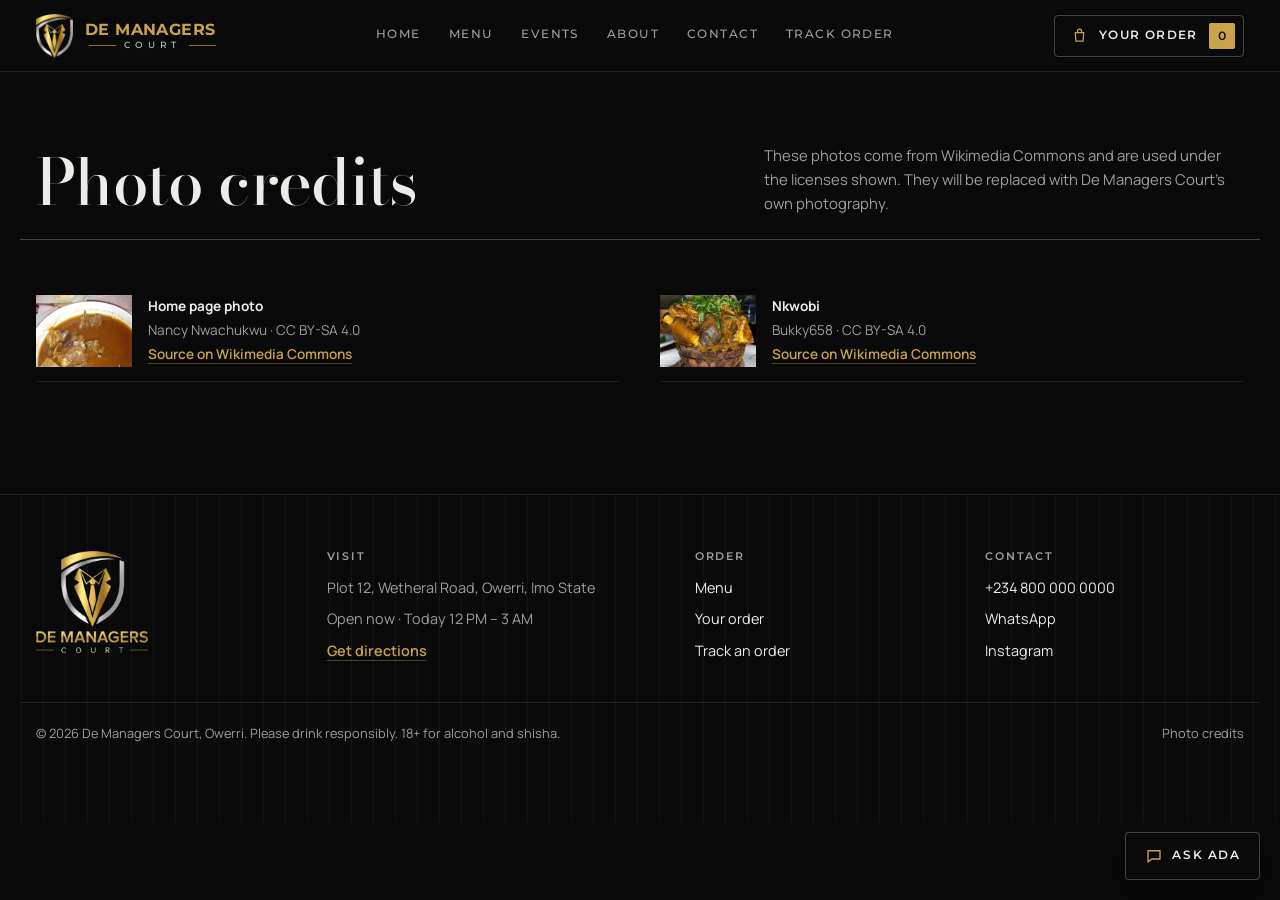
<file: credits.html>
<!doctype html>
<html lang="en">
<head>
  <meta charset="utf-8">
  <meta name="viewport" content="width=device-width, initial-scale=1, viewport-fit=cover">
  <title>Photo credits · De Managers Court</title>
  <meta name="description" content="Credits for the photographs used on this website.">
  <meta name="theme-color" content="#0a0a0b">
  <link rel="icon" type="image/png" href="images/favicon.png">
  <link rel="preconnect" href="https://fonts.googleapis.com">
  <link rel="preconnect" href="https://fonts.gstatic.com" crossorigin>
  <link href="https://fonts.googleapis.com/css2?family=Bodoni+Moda:opsz,wght@6..96,500;6..96,600&family=Manrope:wght@400;500;600;700&family=Montserrat:wght@500;600;700&display=swap" rel="stylesheet">
  <link rel="stylesheet" href="css/styles.css">
</head>
<body data-page="credits">
<header class="nav" id="nav">
  <div class="wrap nav__inner">
    <a href="index.html" class="brand" aria-label="De Managers Court home">
      <img class="brand__mark" src="images/logo-mark-160.webp" alt="" width="160" height="192">
      <span class="brand__text"><span class="brand__name">De Managers</span><span class="brand__sub">Court</span></span>
    </a>
    <nav class="nav__links" id="navLinks" aria-label="Main">
      <a href="index.html" data-nav="home">Home</a>
      <a href="menu.html" data-nav="menu">Menu</a>
      <a href="events.html" data-nav="events">Events</a>
      <a href="about.html" data-nav="about">About</a>
      <a href="contact.html" data-nav="contact">Contact</a>
      <a href="track.html" data-nav="track">Track order</a>
    </nav>
    <div class="nav__actions">
      <a class="cart-btn" href="cart.html" aria-label="Your order">
        <svg viewBox="0 0 24 24" width="17" height="17" fill="none" stroke="currentColor" stroke-width="1.7" stroke-linecap="round" stroke-linejoin="round" aria-hidden="true"><path d="M6 8h12l-1 12H7L6 8Z"/><path d="M9 8V6a3 3 0 0 1 6 0v2"/></svg>
        <span class="cart-btn__label">Your order</span>
        <span class="cart-btn__count" data-cart-count>0</span>
      </a>
      <button class="burger" id="burger" aria-label="Open navigation" aria-expanded="false"><span></span><span></span></button>
    </div>
  </div>
</header>
<main id="main">
<header class="pagehead">
  <div class="wrap">
    <h1 class="pagehead__title">Photo credits</h1>
    <p class="pagehead__note">These photos come from Wikimedia Commons and are used under the licenses shown. They will be replaced with De Managers Court's own photography.</p>
  </div>
</header>
<section class="section section--tight">
  <div class="wrap"><ul class="credits" id="creditList"></ul></div>
</section>
</main>
<footer class="footer">
  <div class="wrap footer__grid">
    <div class="footer__brand">
      <img class="footer__logo" src="images/logo-full-640.webp" alt="De Managers Court" width="640" height="584">
    </div>
    <div>
      <h4>Visit</h4>
      <p data-fill="address"></p>
      <p><span data-fill="open-status"></span> · <span data-fill="today-hours"></span></p>
      <a class="linklike" data-link="directions" target="_blank" rel="noopener">Get directions</a>
    </div>
    <div>
      <h4>Order</h4>
      <a href="menu.html">Menu</a>
      <a href="cart.html">Your order</a>
      <a href="track.html">Track an order</a>
    </div>
    <div>
      <h4>Contact</h4>
      <a data-fill="phone"></a>
      <a data-link="whatsapp" target="_blank" rel="noopener">WhatsApp</a>
      <a data-link="instagram" target="_blank" rel="noopener">Instagram</a>
    </div>
  </div>
  <div class="wrap footer__legal">
    <p>© <span data-fill="year"></span> De Managers Court, Owerri. Please drink responsibly. 18+ for alcohol and shisha.</p>
    <a href="credits.html">Photo credits</a>
  </div>
</footer>

<button class="ai-fab" id="aiFab" data-open-assistant aria-label="Chat with Ada, our assistant">
  <svg viewBox="0 0 24 24" width="18" height="18" fill="none" stroke="currentColor" stroke-width="1.8" stroke-linecap="round" stroke-linejoin="round" aria-hidden="true"><path d="M4 5h16v11H9l-5 4V5Z"/></svg>
  <span class="ai-fab__txt">Ask Ada</span>
</button>
<section class="ai" id="aiPanel" aria-label="Ada, assistant" aria-hidden="true">
  <header class="ai__head">
    <img class="ai__avatar" src="images/logo-mark-160.webp" alt="" width="160" height="192">
    <div><strong>Ada</strong><span class="ai__sub">Assistant · knows the full menu</span></div>
    <button class="icon-btn" id="aiClose" aria-label="Close chat">✕</button>
  </header>
  <div class="ai__log" id="aiLog" aria-live="polite"></div>
  <div class="ai__chips" id="aiChips"></div>
  <form class="ai__form" id="aiForm">
    <input id="aiInput" placeholder="Ask about dishes, delivery or your order" autocomplete="off" aria-label="Message Ada">
    <button class="ai__send" aria-label="Send"><svg viewBox="0 0 24 24" width="18" height="18" fill="none" stroke="currentColor" stroke-width="2" stroke-linecap="round" stroke-linejoin="round"><path d="M5 12h14M13 6l6 6-6 6"/></svg></button>
  </form>
</section>
<div class="toast" id="toast" role="status" aria-live="polite"></div>
<script src="js/config.js"></script>
<script src="js/menu-data.js"></script>
<script src="js/photo-credits.js"></script>
<script src="js/core.js"></script>
<script src="js/pages.js"></script>
<script src="js/assistant.js"></script>
</body>
</html>
</file>
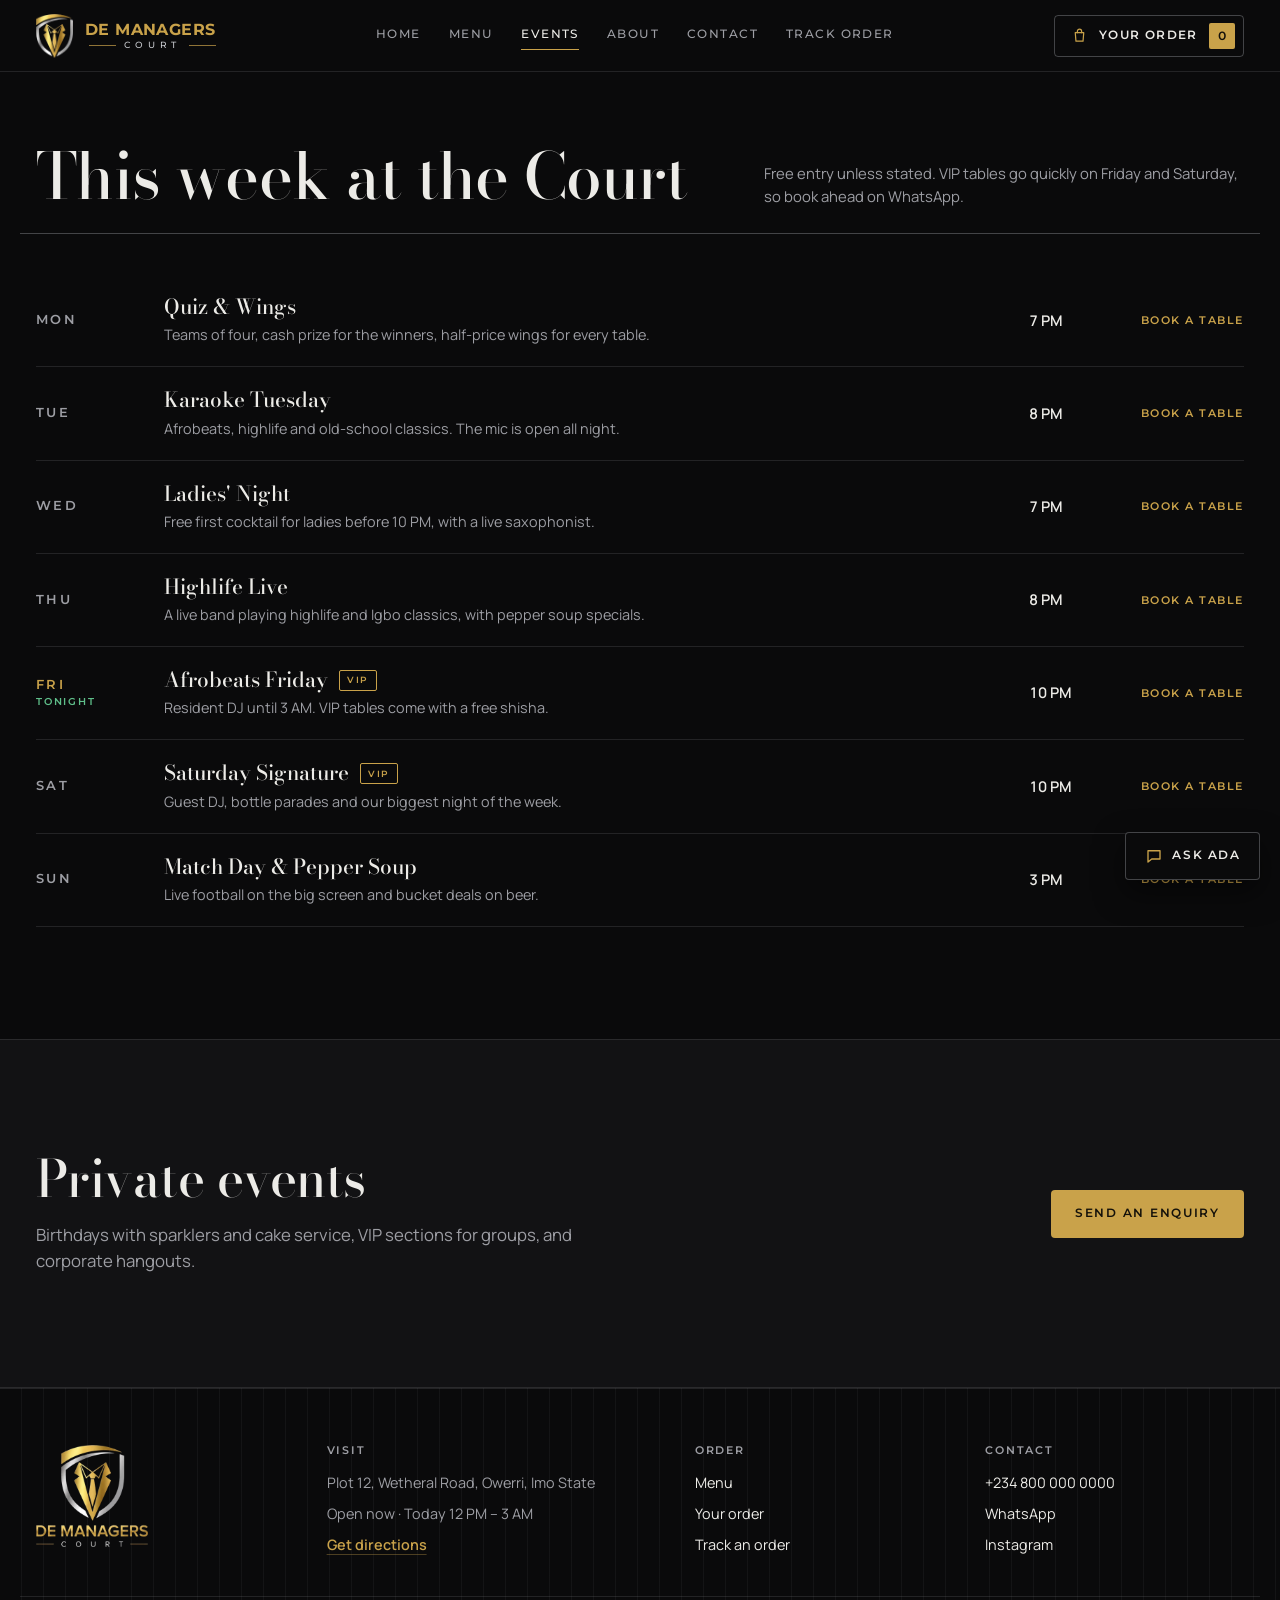
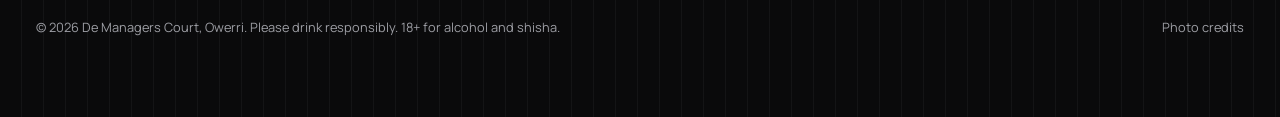
<file: events.html>
<!doctype html>
<html lang="en">
<head>
  <meta charset="utf-8">
  <meta name="viewport" content="width=device-width, initial-scale=1, viewport-fit=cover">
  <title>Events · De Managers Court</title>
  <meta name="description" content="What's on at De Managers Court this week: quiz night, karaoke, ladies' night, live highlife, Afrobeats Friday and match day.">
  <meta name="theme-color" content="#0a0a0b">
  <link rel="icon" type="image/png" href="images/favicon.png">
  <link rel="preconnect" href="https://fonts.googleapis.com">
  <link rel="preconnect" href="https://fonts.gstatic.com" crossorigin>
  <link href="https://fonts.googleapis.com/css2?family=Bodoni+Moda:opsz,wght@6..96,500;6..96,600&family=Manrope:wght@400;500;600;700&family=Montserrat:wght@500;600;700&display=swap" rel="stylesheet">
  <link rel="stylesheet" href="css/styles.css">
</head>
<body data-page="events">
<header class="nav" id="nav">
  <div class="wrap nav__inner">
    <a href="index.html" class="brand" aria-label="De Managers Court home">
      <img class="brand__mark" src="images/logo-mark-160.webp" alt="" width="160" height="192">
      <span class="brand__text"><span class="brand__name">De Managers</span><span class="brand__sub">Court</span></span>
    </a>
    <nav class="nav__links" id="navLinks" aria-label="Main">
      <a href="index.html" data-nav="home">Home</a>
      <a href="menu.html" data-nav="menu">Menu</a>
      <a href="events.html" data-nav="events">Events</a>
      <a href="about.html" data-nav="about">About</a>
      <a href="contact.html" data-nav="contact">Contact</a>
      <a href="track.html" data-nav="track">Track order</a>
    </nav>
    <div class="nav__actions">
      <a class="cart-btn" href="cart.html" aria-label="Your order">
        <svg viewBox="0 0 24 24" width="17" height="17" fill="none" stroke="currentColor" stroke-width="1.7" stroke-linecap="round" stroke-linejoin="round" aria-hidden="true"><path d="M6 8h12l-1 12H7L6 8Z"/><path d="M9 8V6a3 3 0 0 1 6 0v2"/></svg>
        <span class="cart-btn__label">Your order</span>
        <span class="cart-btn__count" data-cart-count>0</span>
      </a>
      <button class="burger" id="burger" aria-label="Open navigation" aria-expanded="false"><span></span><span></span></button>
    </div>
  </div>
</header>
<main id="main">
<header class="pagehead">
  <div class="wrap">
    <h1 class="pagehead__title">This week at the Court</h1>
    <p class="pagehead__note">Free entry unless stated. VIP tables go quickly on Friday and Saturday, so book ahead on WhatsApp.</p>
  </div>
</header>
<section class="section section--tight">
  <div class="wrap"><ol class="week" id="weekList"></ol></div>
</section>
<section class="section section--band">
  <div class="wrap split">
    <div class="split__copy">
      <h2 class="head__title">Private events</h2>
      <p class="lead">Birthdays with sparklers and cake service, VIP sections for groups, and corporate hangouts.</p>
    </div>
    <div class="split__copy split__copy--end">
      <a class="btn btn--gold" href="contact.html#enquiry">Send an enquiry</a>
    </div>
  </div>
</section>
</main>
<footer class="footer">
  <div class="wrap footer__grid">
    <div class="footer__brand">
      <img class="footer__logo" src="images/logo-full-640.webp" alt="De Managers Court" width="640" height="584">
    </div>
    <div>
      <h4>Visit</h4>
      <p data-fill="address"></p>
      <p><span data-fill="open-status"></span> · <span data-fill="today-hours"></span></p>
      <a class="linklike" data-link="directions" target="_blank" rel="noopener">Get directions</a>
    </div>
    <div>
      <h4>Order</h4>
      <a href="menu.html">Menu</a>
      <a href="cart.html">Your order</a>
      <a href="track.html">Track an order</a>
    </div>
    <div>
      <h4>Contact</h4>
      <a data-fill="phone"></a>
      <a data-link="whatsapp" target="_blank" rel="noopener">WhatsApp</a>
      <a data-link="instagram" target="_blank" rel="noopener">Instagram</a>
    </div>
  </div>
  <div class="wrap footer__legal">
    <p>© <span data-fill="year"></span> De Managers Court, Owerri. Please drink responsibly. 18+ for alcohol and shisha.</p>
    <a href="credits.html">Photo credits</a>
  </div>
</footer>

<button class="ai-fab" id="aiFab" data-open-assistant aria-label="Chat with Ada, our assistant">
  <svg viewBox="0 0 24 24" width="18" height="18" fill="none" stroke="currentColor" stroke-width="1.8" stroke-linecap="round" stroke-linejoin="round" aria-hidden="true"><path d="M4 5h16v11H9l-5 4V5Z"/></svg>
  <span class="ai-fab__txt">Ask Ada</span>
</button>
<section class="ai" id="aiPanel" aria-label="Ada, assistant" aria-hidden="true">
  <header class="ai__head">
    <img class="ai__avatar" src="images/logo-mark-160.webp" alt="" width="160" height="192">
    <div><strong>Ada</strong><span class="ai__sub">Assistant · knows the full menu</span></div>
    <button class="icon-btn" id="aiClose" aria-label="Close chat">✕</button>
  </header>
  <div class="ai__log" id="aiLog" aria-live="polite"></div>
  <div class="ai__chips" id="aiChips"></div>
  <form class="ai__form" id="aiForm">
    <input id="aiInput" placeholder="Ask about dishes, delivery or your order" autocomplete="off" aria-label="Message Ada">
    <button class="ai__send" aria-label="Send"><svg viewBox="0 0 24 24" width="18" height="18" fill="none" stroke="currentColor" stroke-width="2" stroke-linecap="round" stroke-linejoin="round"><path d="M5 12h14M13 6l6 6-6 6"/></svg></button>
  </form>
</section>
<div class="toast" id="toast" role="status" aria-live="polite"></div>
<script src="js/config.js"></script>
<script src="js/menu-data.js"></script>
<script src="js/core.js"></script>
<script src="js/pages.js"></script>
<script src="js/assistant.js"></script>
</body>
</html>
</file>
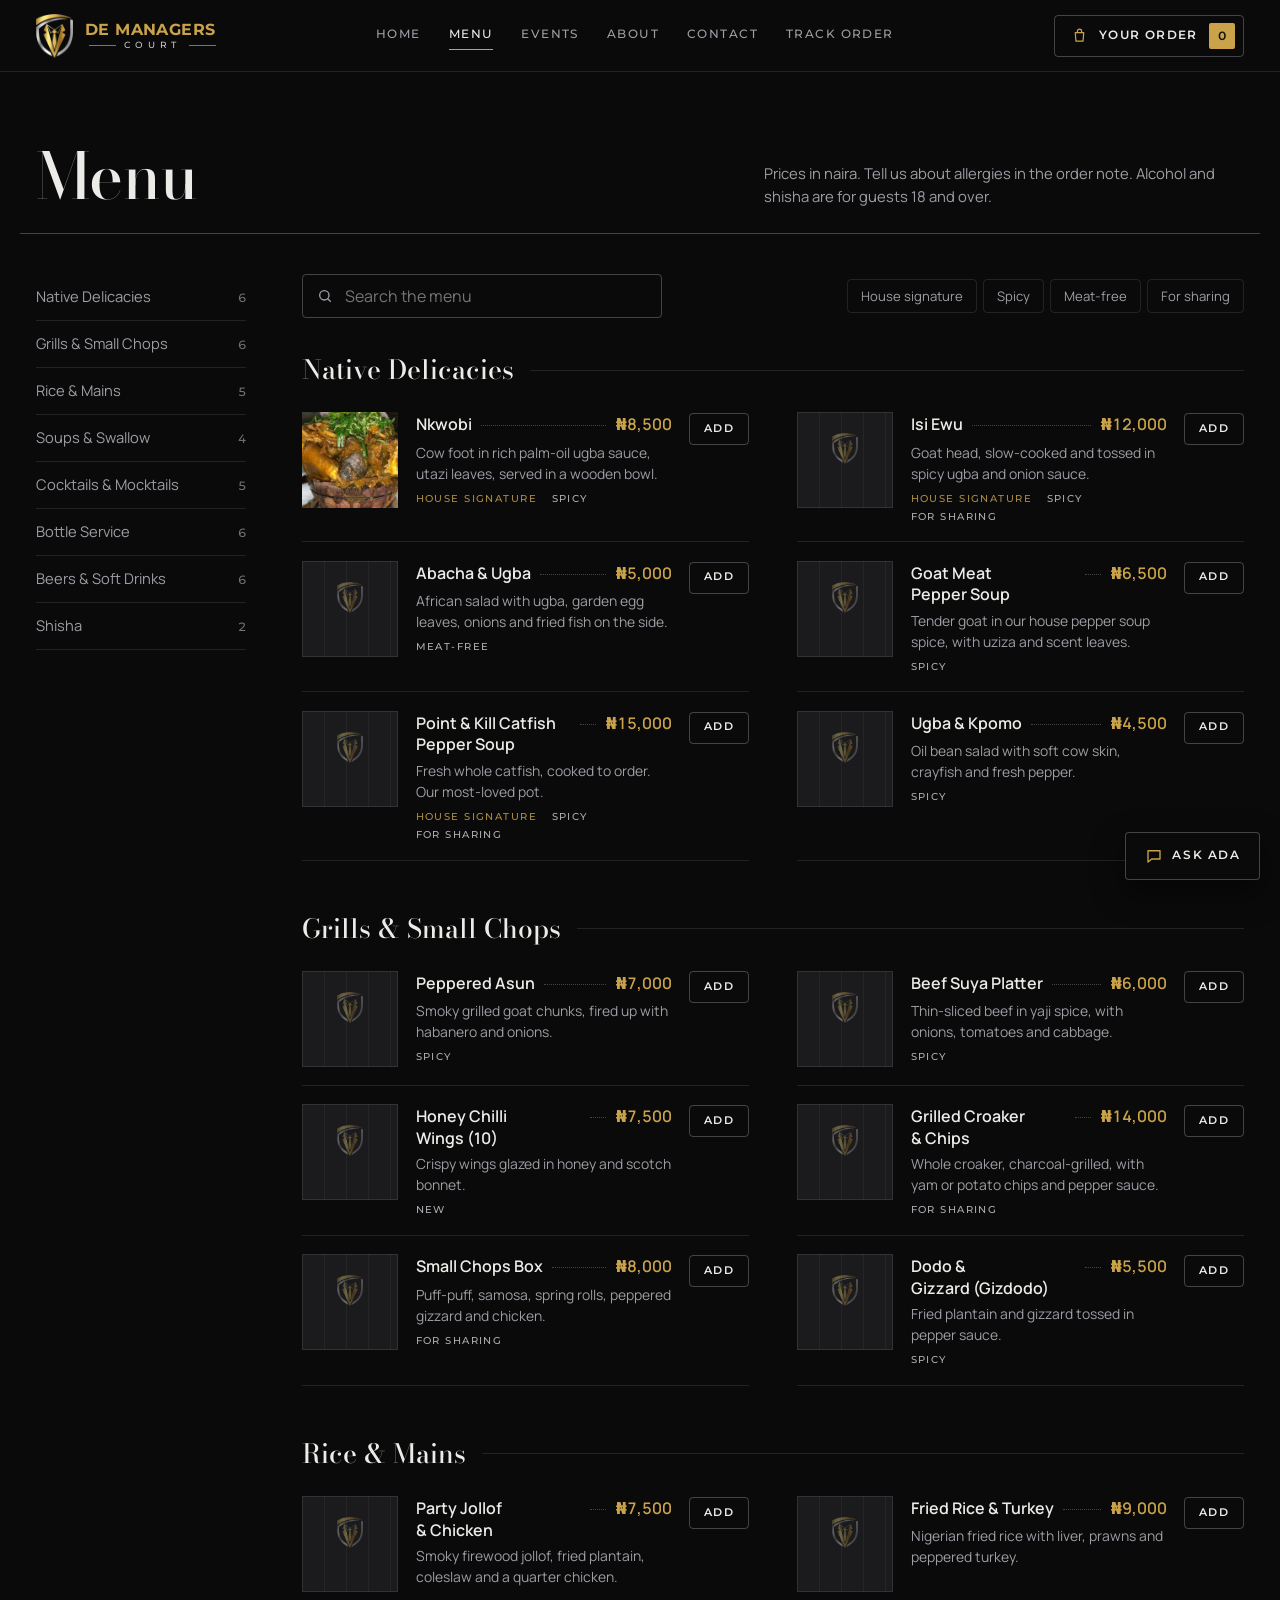
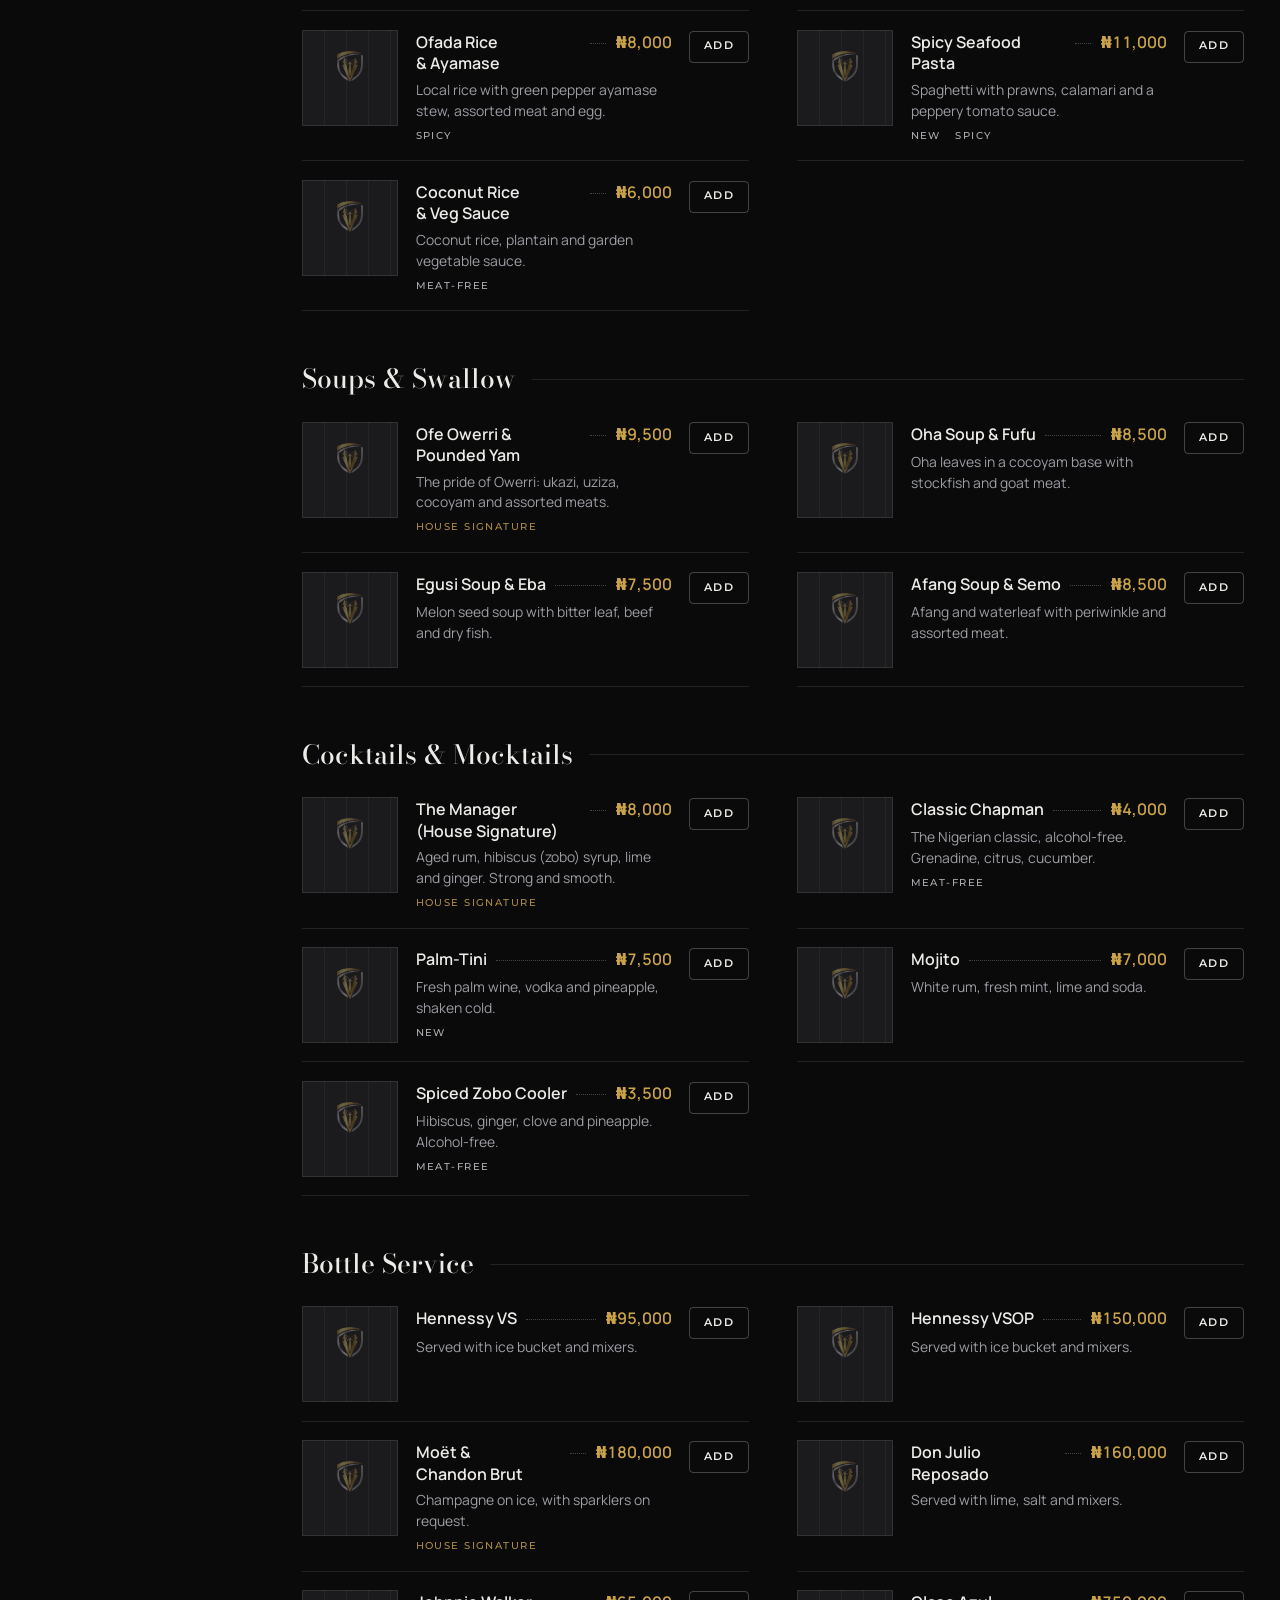
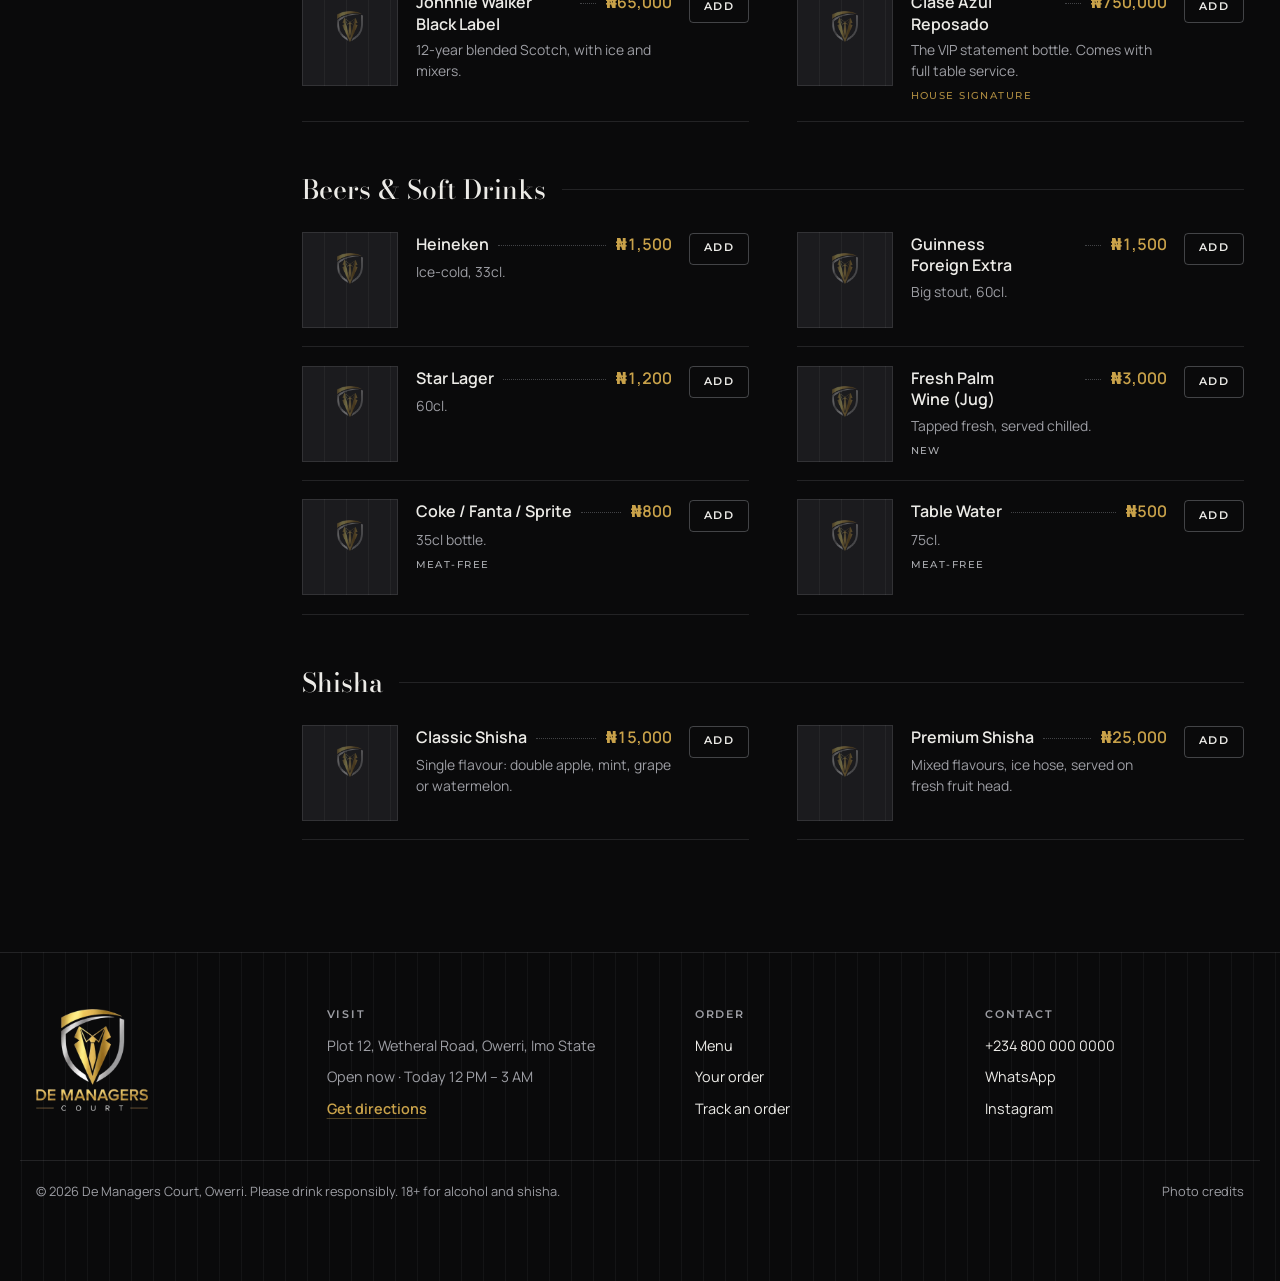
<file: menu.html>
<!doctype html>
<html lang="en">
<head>
  <meta charset="utf-8">
  <meta name="viewport" content="width=device-width, initial-scale=1, viewport-fit=cover">
  <title>Menu · De Managers Court</title>
  <meta name="description" content="The full De Managers Court menu: native delicacies, grills, rice, soups, cocktails, bottle service, beers and shisha.">
  <meta name="theme-color" content="#0a0a0b">
  <link rel="icon" type="image/png" href="images/favicon.png">
  <link rel="preconnect" href="https://fonts.googleapis.com">
  <link rel="preconnect" href="https://fonts.gstatic.com" crossorigin>
  <link href="https://fonts.googleapis.com/css2?family=Bodoni+Moda:opsz,wght@6..96,500;6..96,600&family=Manrope:wght@400;500;600;700&family=Montserrat:wght@500;600;700&display=swap" rel="stylesheet">
  <link rel="stylesheet" href="css/styles.css">
</head>
<body data-page="menu">
<header class="nav" id="nav">
  <div class="wrap nav__inner">
    <a href="index.html" class="brand" aria-label="De Managers Court home">
      <img class="brand__mark" src="images/logo-mark-160.webp" alt="" width="160" height="192">
      <span class="brand__text"><span class="brand__name">De Managers</span><span class="brand__sub">Court</span></span>
    </a>
    <nav class="nav__links" id="navLinks" aria-label="Main">
      <a href="index.html" data-nav="home">Home</a>
      <a href="menu.html" data-nav="menu">Menu</a>
      <a href="events.html" data-nav="events">Events</a>
      <a href="about.html" data-nav="about">About</a>
      <a href="contact.html" data-nav="contact">Contact</a>
      <a href="track.html" data-nav="track">Track order</a>
    </nav>
    <div class="nav__actions">
      <a class="cart-btn" href="cart.html" aria-label="Your order">
        <svg viewBox="0 0 24 24" width="17" height="17" fill="none" stroke="currentColor" stroke-width="1.7" stroke-linecap="round" stroke-linejoin="round" aria-hidden="true"><path d="M6 8h12l-1 12H7L6 8Z"/><path d="M9 8V6a3 3 0 0 1 6 0v2"/></svg>
        <span class="cart-btn__label">Your order</span>
        <span class="cart-btn__count" data-cart-count>0</span>
      </a>
      <button class="burger" id="burger" aria-label="Open navigation" aria-expanded="false"><span></span><span></span></button>
    </div>
  </div>
</header>
<main id="main">
<header class="pagehead">
  <div class="wrap">
    <h1 class="pagehead__title">Menu</h1>
    <p class="pagehead__note">Prices in naira. Tell us about allergies in the order note. Alcohol and shisha are for guests 18 and over.</p>
  </div>
</header>
<section class="section section--tight">
  <div class="wrap menu">
    <nav class="menu__nav" aria-label="Menu sections"><div class="menu__navlist" id="menuTabs"></div></nav>
    <div class="menu__body">
      <div class="menu__tools">
        <label class="search" for="menuSearch">
          <svg viewBox="0 0 24 24" width="16" height="16" fill="none" stroke="currentColor" stroke-width="2" stroke-linecap="round" aria-hidden="true"><circle cx="11" cy="11" r="7"/><path d="m20 20-3.5-3.5"/></svg>
          <input type="search" id="menuSearch" placeholder="Search the menu" aria-label="Search the menu">
        </label>
        <div class="filters" role="group" aria-label="Show only">
          <button type="button" class="chip" data-tag="signature">House signature</button>
          <button type="button" class="chip" data-tag="spicy">Spicy</button>
          <button type="button" class="chip" data-tag="veg">Meat-free</button>
          <button type="button" class="chip" data-tag="share">For sharing</button>
        </div>
      </div>
      <div id="menuGrid" aria-live="polite"></div>
      <p class="menu-empty" id="menuEmpty" hidden>No dishes match that search. Try another word or <button type="button" class="linklike" data-open-assistant>ask Ada</button>.</p>
    </div>
  </div>
</section>
</main>
<footer class="footer">
  <div class="wrap footer__grid">
    <div class="footer__brand">
      <img class="footer__logo" src="images/logo-full-640.webp" alt="De Managers Court" width="640" height="584">
    </div>
    <div>
      <h4>Visit</h4>
      <p data-fill="address"></p>
      <p><span data-fill="open-status"></span> · <span data-fill="today-hours"></span></p>
      <a class="linklike" data-link="directions" target="_blank" rel="noopener">Get directions</a>
    </div>
    <div>
      <h4>Order</h4>
      <a href="menu.html">Menu</a>
      <a href="cart.html">Your order</a>
      <a href="track.html">Track an order</a>
    </div>
    <div>
      <h4>Contact</h4>
      <a data-fill="phone"></a>
      <a data-link="whatsapp" target="_blank" rel="noopener">WhatsApp</a>
      <a data-link="instagram" target="_blank" rel="noopener">Instagram</a>
    </div>
  </div>
  <div class="wrap footer__legal">
    <p>© <span data-fill="year"></span> De Managers Court, Owerri. Please drink responsibly. 18+ for alcohol and shisha.</p>
    <a href="credits.html">Photo credits</a>
  </div>
</footer>
<div class="orderbar" id="orderBar" hidden>
  <div class="wrap orderbar__inner">
    <span id="orderBarText"></span>
    <a class="btn btn--gold" href="cart.html">View order</a>
  </div>
</div>
<button class="ai-fab" id="aiFab" data-open-assistant aria-label="Chat with Ada, our assistant">
  <svg viewBox="0 0 24 24" width="18" height="18" fill="none" stroke="currentColor" stroke-width="1.8" stroke-linecap="round" stroke-linejoin="round" aria-hidden="true"><path d="M4 5h16v11H9l-5 4V5Z"/></svg>
  <span class="ai-fab__txt">Ask Ada</span>
</button>
<section class="ai" id="aiPanel" aria-label="Ada, assistant" aria-hidden="true">
  <header class="ai__head">
    <img class="ai__avatar" src="images/logo-mark-160.webp" alt="" width="160" height="192">
    <div><strong>Ada</strong><span class="ai__sub">Assistant · knows the full menu</span></div>
    <button class="icon-btn" id="aiClose" aria-label="Close chat">✕</button>
  </header>
  <div class="ai__log" id="aiLog" aria-live="polite"></div>
  <div class="ai__chips" id="aiChips"></div>
  <form class="ai__form" id="aiForm">
    <input id="aiInput" placeholder="Ask about dishes, delivery or your order" autocomplete="off" aria-label="Message Ada">
    <button class="ai__send" aria-label="Send"><svg viewBox="0 0 24 24" width="18" height="18" fill="none" stroke="currentColor" stroke-width="2" stroke-linecap="round" stroke-linejoin="round"><path d="M5 12h14M13 6l6 6-6 6"/></svg></button>
  </form>
</section>
<div class="toast" id="toast" role="status" aria-live="polite"></div>
<script src="js/config.js"></script>
<script src="js/menu-data.js"></script>
<script src="js/core.js"></script>
<script src="js/pages.js"></script>
<script src="js/assistant.js"></script>
</body>
</html>
</file>
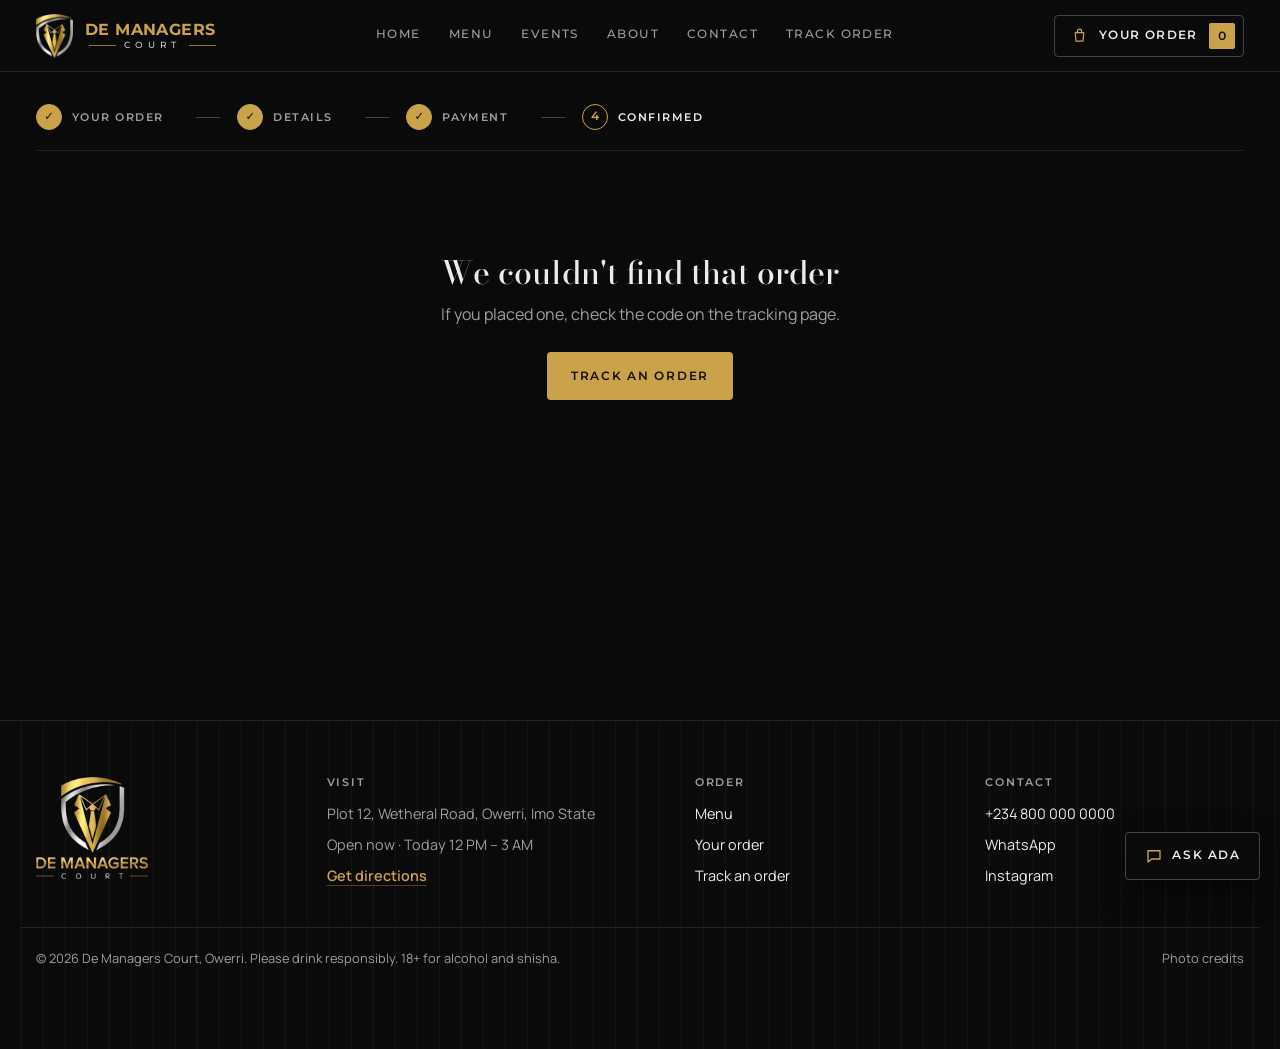
<file: order-confirmed.html>
<!doctype html>
<html lang="en">
<head>
  <meta charset="utf-8">
  <meta name="viewport" content="width=device-width, initial-scale=1, viewport-fit=cover">
  <title>Order confirmed · De Managers Court</title>
  <meta name="description" content="Your De Managers Court order is confirmed.">
  <meta name="theme-color" content="#0a0a0b">
  <link rel="icon" type="image/png" href="images/favicon.png">
  <link rel="preconnect" href="https://fonts.googleapis.com">
  <link rel="preconnect" href="https://fonts.gstatic.com" crossorigin>
  <link href="https://fonts.googleapis.com/css2?family=Bodoni+Moda:opsz,wght@6..96,500;6..96,600&family=Manrope:wght@400;500;600;700&family=Montserrat:wght@500;600;700&display=swap" rel="stylesheet">
  <link rel="stylesheet" href="css/styles.css">
</head>
<body data-page="confirmed">
<header class="nav" id="nav">
  <div class="wrap nav__inner">
    <a href="index.html" class="brand" aria-label="De Managers Court home">
      <img class="brand__mark" src="images/logo-mark-160.webp" alt="" width="160" height="192">
      <span class="brand__text"><span class="brand__name">De Managers</span><span class="brand__sub">Court</span></span>
    </a>
    <nav class="nav__links" id="navLinks" aria-label="Main">
      <a href="index.html" data-nav="home">Home</a>
      <a href="menu.html" data-nav="menu">Menu</a>
      <a href="events.html" data-nav="events">Events</a>
      <a href="about.html" data-nav="about">About</a>
      <a href="contact.html" data-nav="contact">Contact</a>
      <a href="track.html" data-nav="track">Track order</a>
    </nav>
    <div class="nav__actions">
      <a class="cart-btn" href="cart.html" aria-label="Your order">
        <svg viewBox="0 0 24 24" width="17" height="17" fill="none" stroke="currentColor" stroke-width="1.7" stroke-linecap="round" stroke-linejoin="round" aria-hidden="true"><path d="M6 8h12l-1 12H7L6 8Z"/><path d="M9 8V6a3 3 0 0 1 6 0v2"/></svg>
        <span class="cart-btn__label">Your order</span>
        <span class="cart-btn__count" data-cart-count>0</span>
      </a>
      <button class="burger" id="burger" aria-label="Open navigation" aria-expanded="false"><span></span><span></span></button>
    </div>
  </div>
</header>
<main id="main">
<section class="flow">
  <div class="wrap">
    <ol class="stepper" data-stepper aria-label="Order steps"></ol>
    <div id="flowMain">
      <div class="flow__grid">
        <div class="flow__main ok">
          <div class="ok__mark" aria-hidden="true">✓</div>
          <h1 class="flow__title">Thank you. Your order is in.</h1>
          <p class="ok__label">Your order code</p>
          <p class="ok__code" id="okCode"></p>
          <p class="ok__msg" id="okMsg"></p>
          <dl class="ok__facts"><dt>How</dt><dd id="okHow"></dd><dt>Payment</dt><dd id="okPay"></dd></dl>
          <div class="ok__btns">
            <a class="btn btn--gold" id="okTrack">Track this order</a>
            <a class="btn btn--line" id="okWa" target="_blank" rel="noopener">Send it to us on WhatsApp</a>
          </div>
        </div>
        <aside class="flow__side">
          <h2>Receipt</h2>
          <div id="okSum"></div>
          <a class="side__back" href="menu.html">Back to the menu</a>
        </aside>
      </div>
    </div>
  </div>
</section>
</main>
<footer class="footer">
  <div class="wrap footer__grid">
    <div class="footer__brand">
      <img class="footer__logo" src="images/logo-full-640.webp" alt="De Managers Court" width="640" height="584">
    </div>
    <div>
      <h4>Visit</h4>
      <p data-fill="address"></p>
      <p><span data-fill="open-status"></span> · <span data-fill="today-hours"></span></p>
      <a class="linklike" data-link="directions" target="_blank" rel="noopener">Get directions</a>
    </div>
    <div>
      <h4>Order</h4>
      <a href="menu.html">Menu</a>
      <a href="cart.html">Your order</a>
      <a href="track.html">Track an order</a>
    </div>
    <div>
      <h4>Contact</h4>
      <a data-fill="phone"></a>
      <a data-link="whatsapp" target="_blank" rel="noopener">WhatsApp</a>
      <a data-link="instagram" target="_blank" rel="noopener">Instagram</a>
    </div>
  </div>
  <div class="wrap footer__legal">
    <p>© <span data-fill="year"></span> De Managers Court, Owerri. Please drink responsibly. 18+ for alcohol and shisha.</p>
    <a href="credits.html">Photo credits</a>
  </div>
</footer>

<button class="ai-fab" id="aiFab" data-open-assistant aria-label="Chat with Ada, our assistant">
  <svg viewBox="0 0 24 24" width="18" height="18" fill="none" stroke="currentColor" stroke-width="1.8" stroke-linecap="round" stroke-linejoin="round" aria-hidden="true"><path d="M4 5h16v11H9l-5 4V5Z"/></svg>
  <span class="ai-fab__txt">Ask Ada</span>
</button>
<section class="ai" id="aiPanel" aria-label="Ada, assistant" aria-hidden="true">
  <header class="ai__head">
    <img class="ai__avatar" src="images/logo-mark-160.webp" alt="" width="160" height="192">
    <div><strong>Ada</strong><span class="ai__sub">Assistant · knows the full menu</span></div>
    <button class="icon-btn" id="aiClose" aria-label="Close chat">✕</button>
  </header>
  <div class="ai__log" id="aiLog" aria-live="polite"></div>
  <div class="ai__chips" id="aiChips"></div>
  <form class="ai__form" id="aiForm">
    <input id="aiInput" placeholder="Ask about dishes, delivery or your order" autocomplete="off" aria-label="Message Ada">
    <button class="ai__send" aria-label="Send"><svg viewBox="0 0 24 24" width="18" height="18" fill="none" stroke="currentColor" stroke-width="2" stroke-linecap="round" stroke-linejoin="round"><path d="M5 12h14M13 6l6 6-6 6"/></svg></button>
  </form>
</section>
<div class="toast" id="toast" role="status" aria-live="polite"></div>
<script src="js/config.js"></script>
<script src="js/menu-data.js"></script>
<script src="js/core.js"></script>
<script src="js/pages.js"></script>
<script src="js/assistant.js"></script>
</body>
</html>
</file>
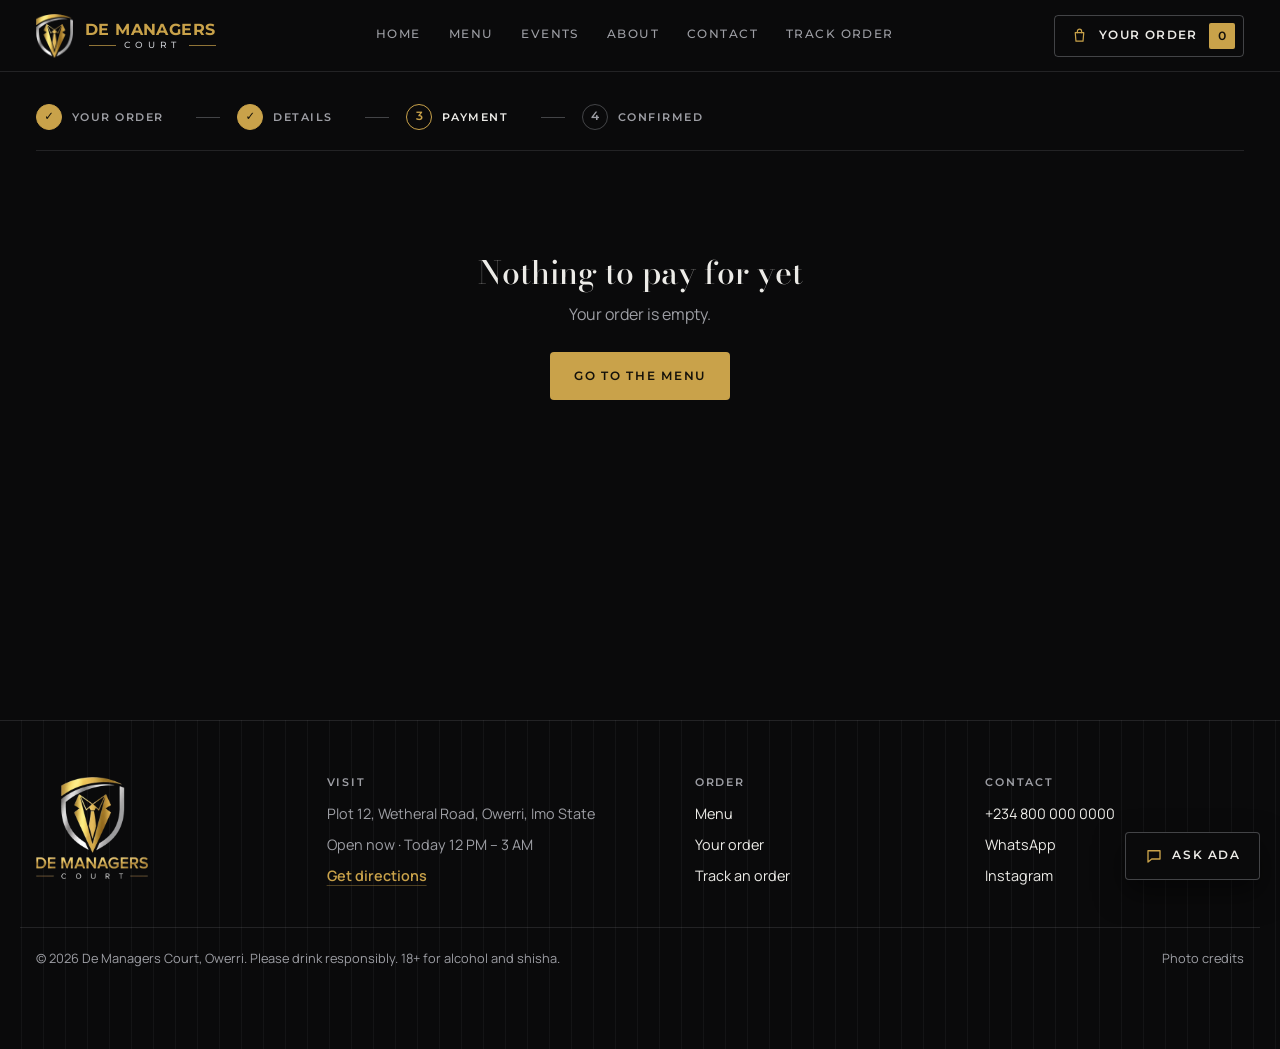
<file: payment.html>
<!doctype html>
<html lang="en">
<head>
  <meta charset="utf-8">
  <meta name="viewport" content="width=device-width, initial-scale=1, viewport-fit=cover">
  <title>Payment · De Managers Court</title>
  <meta name="description" content="Pay for your De Managers Court order online or on arrival.">
  <meta name="theme-color" content="#0a0a0b">
  <link rel="icon" type="image/png" href="images/favicon.png">
  <link rel="preconnect" href="https://fonts.googleapis.com">
  <link rel="preconnect" href="https://fonts.gstatic.com" crossorigin>
  <link href="https://fonts.googleapis.com/css2?family=Bodoni+Moda:opsz,wght@6..96,500;6..96,600&family=Manrope:wght@400;500;600;700&family=Montserrat:wght@500;600;700&display=swap" rel="stylesheet">
  <link rel="stylesheet" href="css/styles.css">
</head>
<body data-page="payment">
<header class="nav" id="nav">
  <div class="wrap nav__inner">
    <a href="index.html" class="brand" aria-label="De Managers Court home">
      <img class="brand__mark" src="images/logo-mark-160.webp" alt="" width="160" height="192">
      <span class="brand__text"><span class="brand__name">De Managers</span><span class="brand__sub">Court</span></span>
    </a>
    <nav class="nav__links" id="navLinks" aria-label="Main">
      <a href="index.html" data-nav="home">Home</a>
      <a href="menu.html" data-nav="menu">Menu</a>
      <a href="events.html" data-nav="events">Events</a>
      <a href="about.html" data-nav="about">About</a>
      <a href="contact.html" data-nav="contact">Contact</a>
      <a href="track.html" data-nav="track">Track order</a>
    </nav>
    <div class="nav__actions">
      <a class="cart-btn" href="cart.html" aria-label="Your order">
        <svg viewBox="0 0 24 24" width="17" height="17" fill="none" stroke="currentColor" stroke-width="1.7" stroke-linecap="round" stroke-linejoin="round" aria-hidden="true"><path d="M6 8h12l-1 12H7L6 8Z"/><path d="M9 8V6a3 3 0 0 1 6 0v2"/></svg>
        <span class="cart-btn__label">Your order</span>
        <span class="cart-btn__count" data-cart-count>0</span>
      </a>
      <button class="burger" id="burger" aria-label="Open navigation" aria-expanded="false"><span></span><span></span></button>
    </div>
  </div>
</header>
<main id="main">
<section class="flow">
  <div class="wrap">
    <ol class="stepper" data-stepper aria-label="Order steps"></ol>
    <div id="flowMain">
      <form class="flow__grid" id="payForm" novalidate>
        <div class="flow__main">
          <h1 class="flow__title">Payment</h1>
          <div class="who" id="payWho"></div>
          <fieldset>
            <legend>How would you like to pay?</legend>
            <div class="paylist">
              <label class="payopt"><input type="radio" name="pay" value="online" checked>
                <span><strong>Pay online now</strong><small>Card, bank transfer or USSD through Paystack</small></span>
                <span class="payopt__marks" aria-hidden="true"><i>Visa</i><i>Mastercard</i><i>Verve</i></span></label>
              <label class="payopt" data-pay-for="delivery"><input type="radio" name="pay" value="cod">
                <span><strong>Cash or POS on delivery</strong><small>Pay the rider when your order arrives</small></span></label>
              <label class="payopt" data-pay-for="pickup dinein"><input type="radio" name="pay" value="counter">
                <span><strong>Pay at the counter</strong><small>Cash or POS at the Court</small></span></label>
              <label class="payopt" data-pay-for="delivery pickup dinein"><input type="radio" name="pay" value="transfer">
                <span><strong>Direct bank transfer</strong><small>We confirm the transfer before we start cooking</small></span></label>
            </div>
          </fieldset>
          <div class="bankbox" id="bankBox" hidden></div>
          <p class="paynote" id="onlineNote"></p>
          <div class="testpay" id="testPay" hidden>
            <p class="testpay__k">Test payment</p>
            <p class="testpay__amt" id="testAmount"></p>
            <p>Online payments are not switched on yet, so this only simulates a successful payment. No card details are needed and no money is taken.</p>
            <div class="testpay__btns">
              <button type="button" class="btn btn--gold" id="testSuccess">Simulate successful payment</button>
              <button type="button" class="btn btn--line" id="testCancel">Cancel</button>
            </div>
          </div>
          <p class="form-error" id="payError" role="alert"></p>
        </div>
        <aside class="flow__side">
          <h2>Summary</h2>
          <div id="paySum"></div>
          <button class="btn btn--gold btn--block" type="submit" id="payBtn">Pay</button>
          <p class="side__note side__note--lock"><svg viewBox="0 0 24 24" width="14" height="14" fill="none" stroke="currentColor" stroke-width="2" aria-hidden="true"><rect x="5" y="11" width="14" height="9" rx="1"/><path d="M8 11V8a4 4 0 0 1 8 0v3"/></svg> Online payments are handled by Paystack.</p>
          <a class="side__back" href="checkout.html">Back to details</a>
        </aside>
      </form>
    </div>
  </div>
</section>
</main>
<footer class="footer">
  <div class="wrap footer__grid">
    <div class="footer__brand">
      <img class="footer__logo" src="images/logo-full-640.webp" alt="De Managers Court" width="640" height="584">
    </div>
    <div>
      <h4>Visit</h4>
      <p data-fill="address"></p>
      <p><span data-fill="open-status"></span> · <span data-fill="today-hours"></span></p>
      <a class="linklike" data-link="directions" target="_blank" rel="noopener">Get directions</a>
    </div>
    <div>
      <h4>Order</h4>
      <a href="menu.html">Menu</a>
      <a href="cart.html">Your order</a>
      <a href="track.html">Track an order</a>
    </div>
    <div>
      <h4>Contact</h4>
      <a data-fill="phone"></a>
      <a data-link="whatsapp" target="_blank" rel="noopener">WhatsApp</a>
      <a data-link="instagram" target="_blank" rel="noopener">Instagram</a>
    </div>
  </div>
  <div class="wrap footer__legal">
    <p>© <span data-fill="year"></span> De Managers Court, Owerri. Please drink responsibly. 18+ for alcohol and shisha.</p>
    <a href="credits.html">Photo credits</a>
  </div>
</footer>

<button class="ai-fab" id="aiFab" data-open-assistant aria-label="Chat with Ada, our assistant">
  <svg viewBox="0 0 24 24" width="18" height="18" fill="none" stroke="currentColor" stroke-width="1.8" stroke-linecap="round" stroke-linejoin="round" aria-hidden="true"><path d="M4 5h16v11H9l-5 4V5Z"/></svg>
  <span class="ai-fab__txt">Ask Ada</span>
</button>
<section class="ai" id="aiPanel" aria-label="Ada, assistant" aria-hidden="true">
  <header class="ai__head">
    <img class="ai__avatar" src="images/logo-mark-160.webp" alt="" width="160" height="192">
    <div><strong>Ada</strong><span class="ai__sub">Assistant · knows the full menu</span></div>
    <button class="icon-btn" id="aiClose" aria-label="Close chat">✕</button>
  </header>
  <div class="ai__log" id="aiLog" aria-live="polite"></div>
  <div class="ai__chips" id="aiChips"></div>
  <form class="ai__form" id="aiForm">
    <input id="aiInput" placeholder="Ask about dishes, delivery or your order" autocomplete="off" aria-label="Message Ada">
    <button class="ai__send" aria-label="Send"><svg viewBox="0 0 24 24" width="18" height="18" fill="none" stroke="currentColor" stroke-width="2" stroke-linecap="round" stroke-linejoin="round"><path d="M5 12h14M13 6l6 6-6 6"/></svg></button>
  </form>
</section>
<div class="toast" id="toast" role="status" aria-live="polite"></div>
<script src="js/config.js"></script>
<script src="js/menu-data.js"></script>
<script src="js/core.js"></script>
<script src="js/pages.js"></script>
<script src="js/assistant.js"></script>
</body>
</html>
</file>
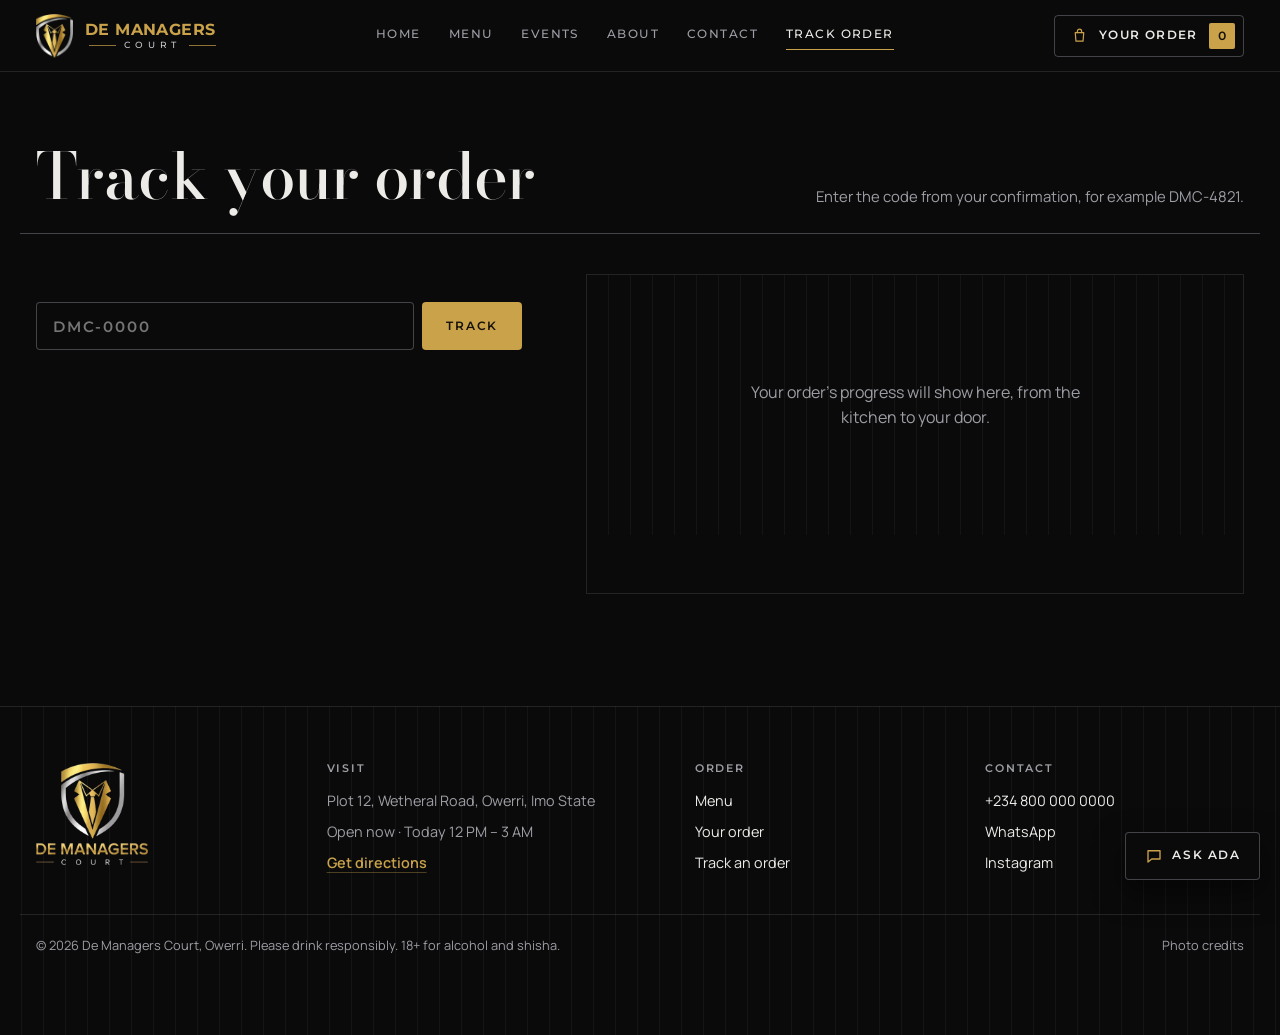
<file: track.html>
<!doctype html>
<html lang="en">
<head>
  <meta charset="utf-8">
  <meta name="viewport" content="width=device-width, initial-scale=1, viewport-fit=cover">
  <title>Track your order · De Managers Court</title>
  <meta name="description" content="Track your De Managers Court order with your order code.">
  <meta name="theme-color" content="#0a0a0b">
  <link rel="icon" type="image/png" href="images/favicon.png">
  <link rel="preconnect" href="https://fonts.googleapis.com">
  <link rel="preconnect" href="https://fonts.gstatic.com" crossorigin>
  <link href="https://fonts.googleapis.com/css2?family=Bodoni+Moda:opsz,wght@6..96,500;6..96,600&family=Manrope:wght@400;500;600;700&family=Montserrat:wght@500;600;700&display=swap" rel="stylesheet">
  <link rel="stylesheet" href="css/styles.css">
</head>
<body data-page="track">
<header class="nav" id="nav">
  <div class="wrap nav__inner">
    <a href="index.html" class="brand" aria-label="De Managers Court home">
      <img class="brand__mark" src="images/logo-mark-160.webp" alt="" width="160" height="192">
      <span class="brand__text"><span class="brand__name">De Managers</span><span class="brand__sub">Court</span></span>
    </a>
    <nav class="nav__links" id="navLinks" aria-label="Main">
      <a href="index.html" data-nav="home">Home</a>
      <a href="menu.html" data-nav="menu">Menu</a>
      <a href="events.html" data-nav="events">Events</a>
      <a href="about.html" data-nav="about">About</a>
      <a href="contact.html" data-nav="contact">Contact</a>
      <a href="track.html" data-nav="track">Track order</a>
    </nav>
    <div class="nav__actions">
      <a class="cart-btn" href="cart.html" aria-label="Your order">
        <svg viewBox="0 0 24 24" width="17" height="17" fill="none" stroke="currentColor" stroke-width="1.7" stroke-linecap="round" stroke-linejoin="round" aria-hidden="true"><path d="M6 8h12l-1 12H7L6 8Z"/><path d="M9 8V6a3 3 0 0 1 6 0v2"/></svg>
        <span class="cart-btn__label">Your order</span>
        <span class="cart-btn__count" data-cart-count>0</span>
      </a>
      <button class="burger" id="burger" aria-label="Open navigation" aria-expanded="false"><span></span><span></span></button>
    </div>
  </div>
</header>
<main id="main">
<header class="pagehead">
  <div class="wrap">
    <h1 class="pagehead__title">Track your order</h1>
    <p class="pagehead__note">Enter the code from your confirmation, for example DMC-4821.</p>
  </div>
</header>
<section class="section section--tight">
  <div class="wrap track">
    <div class="track__intro">
      <form class="track__form" id="trackForm">
        <input id="trackInput" placeholder="DMC-0000" aria-label="Order code" autocomplete="off" required>
        <button class="btn btn--gold" type="submit">Track</button>
      </form>
      <div class="recent" id="recentOrders"></div>
    </div>
    <div class="track__panel" id="trackPanel">
      <div class="track__placeholder"><p>Your order's progress will show here, from the kitchen to your door.</p></div>
    </div>
  </div>
</section>
</main>
<footer class="footer">
  <div class="wrap footer__grid">
    <div class="footer__brand">
      <img class="footer__logo" src="images/logo-full-640.webp" alt="De Managers Court" width="640" height="584">
    </div>
    <div>
      <h4>Visit</h4>
      <p data-fill="address"></p>
      <p><span data-fill="open-status"></span> · <span data-fill="today-hours"></span></p>
      <a class="linklike" data-link="directions" target="_blank" rel="noopener">Get directions</a>
    </div>
    <div>
      <h4>Order</h4>
      <a href="menu.html">Menu</a>
      <a href="cart.html">Your order</a>
      <a href="track.html">Track an order</a>
    </div>
    <div>
      <h4>Contact</h4>
      <a data-fill="phone"></a>
      <a data-link="whatsapp" target="_blank" rel="noopener">WhatsApp</a>
      <a data-link="instagram" target="_blank" rel="noopener">Instagram</a>
    </div>
  </div>
  <div class="wrap footer__legal">
    <p>© <span data-fill="year"></span> De Managers Court, Owerri. Please drink responsibly. 18+ for alcohol and shisha.</p>
    <a href="credits.html">Photo credits</a>
  </div>
</footer>

<button class="ai-fab" id="aiFab" data-open-assistant aria-label="Chat with Ada, our assistant">
  <svg viewBox="0 0 24 24" width="18" height="18" fill="none" stroke="currentColor" stroke-width="1.8" stroke-linecap="round" stroke-linejoin="round" aria-hidden="true"><path d="M4 5h16v11H9l-5 4V5Z"/></svg>
  <span class="ai-fab__txt">Ask Ada</span>
</button>
<section class="ai" id="aiPanel" aria-label="Ada, assistant" aria-hidden="true">
  <header class="ai__head">
    <img class="ai__avatar" src="images/logo-mark-160.webp" alt="" width="160" height="192">
    <div><strong>Ada</strong><span class="ai__sub">Assistant · knows the full menu</span></div>
    <button class="icon-btn" id="aiClose" aria-label="Close chat">✕</button>
  </header>
  <div class="ai__log" id="aiLog" aria-live="polite"></div>
  <div class="ai__chips" id="aiChips"></div>
  <form class="ai__form" id="aiForm">
    <input id="aiInput" placeholder="Ask about dishes, delivery or your order" autocomplete="off" aria-label="Message Ada">
    <button class="ai__send" aria-label="Send"><svg viewBox="0 0 24 24" width="18" height="18" fill="none" stroke="currentColor" stroke-width="2" stroke-linecap="round" stroke-linejoin="round"><path d="M5 12h14M13 6l6 6-6 6"/></svg></button>
  </form>
</section>
<div class="toast" id="toast" role="status" aria-live="polite"></div>
<script src="js/config.js"></script>
<script src="js/menu-data.js"></script>
<script src="js/core.js"></script>
<script src="js/pages.js"></script>
<script src="js/assistant.js"></script>
</body>
</html>
</file>
<file: css/styles.css>
/* =========================================================
   DE MANAGERS COURT
   Layout: tailored and quiet. Black cloth, silver hairlines,
   flat gold used only for the logo, prices and the main action.
   One motif: the pinstripe of the suit in the logo.
   ========================================================= */
:root {
  --ink: #0a0a0b;          /* page */
  --panel: #121214;        /* bands, drawers */
  --panel-2: #1b1b1e;      /* inputs, raised */
  --rule: rgba(200, 202, 207, 0.13);
  --rule-strong: rgba(200, 202, 207, 0.3);
  --text: #ecebe7;
  --text-2: #9d9ea4;
  --silver: #c8cacf;
  --gold: #c9a24a;
  --gold-hi: #dcb862;
  --on-gold: #14110a;
  --ok: #5fbf8a;
  --warn: #e0ad4c;
  --danger: #ee8a6c;

  --display: "Bodoni Moda", "Didot", "Bodoni 72", Georgia, serif;
  --body: "Manrope", system-ui, -apple-system, "Segoe UI", Roboto, sans-serif;
  --label: "Montserrat", "Manrope", system-ui, sans-serif;

  --nav-h: 72px;
  --r: 4px;
  --gutter-l: max(16px, env(safe-area-inset-left, 0px));
  --gutter-r: max(16px, env(safe-area-inset-right, 0px));
  --pinstripe: repeating-linear-gradient(90deg, transparent 0 21px, rgba(200, 202, 207, 0.055) 21px 22px);

  /* aliases used by generated markup */
  --bg: var(--ink); --surface: var(--panel); --surface-2: var(--panel-2); --line-2: var(--rule); --muted: var(--text-2); --cream: var(--text);
  color-scheme: dark;
}

*, *::before, *::after { box-sizing: border-box; }
html { scroll-behavior: smooth; scroll-padding-top: calc(var(--nav-h) + 16px); -webkit-text-size-adjust: 100%; }
body { margin: 0; background: var(--ink); color: var(--text); font: 400 16px/1.6 var(--body); overflow-x: hidden; -webkit-font-smoothing: antialiased; }
body::before { content: ""; position: fixed; inset: 0 0 auto; height: env(safe-area-inset-top, 0px); z-index: 60; background: var(--ink); }
body.locked { overflow: hidden; }
img { max-width: 100%; display: block; }
a { color: inherit; text-decoration: none; }
button { font: inherit; color: inherit; cursor: pointer; background: none; border: 0; padding: 0; }
input, select, textarea { font: inherit; color: inherit; }
code { font: 600 .88em/1 var(--label); letter-spacing: .06em; color: var(--silver); }
h1, h2, h3, h4 { text-wrap: balance; }
[hidden] { display: none !important; }
:focus-visible { outline: 2px solid var(--gold); outline-offset: 3px; }
::selection { background: var(--gold); color: var(--on-gold); }

.wrap { width: 100%; max-width: 1240px; margin-inline: auto; padding-left: var(--gutter-l); padding-right: var(--gutter-r); }
.muted { color: var(--text-2); }
.small { font-size: .82rem; }
.center { text-align: center; }
.linklike { color: var(--gold); font-weight: 600; text-decoration: underline; text-decoration-color: rgba(201,162,74,.35); text-underline-offset: 4px; transition: text-decoration-color .2s; }
.linklike:hover { text-decoration-color: var(--gold); }

/* ---------- Buttons ---------- */
.btn {
  display: inline-flex; align-items: center; justify-content: center; gap: .5rem;
  min-height: 48px; padding: 0 1.5rem; border-radius: var(--r);
  font: 600 .78rem/1 var(--label); letter-spacing: .14em; text-transform: uppercase;
  transition: background .2s, border-color .2s, color .2s; white-space: nowrap;
}
.btn--gold { background: var(--gold); color: var(--on-gold); }
.btn--gold:hover { background: var(--gold-hi); }
.btn--line, .btn--ghost { border: 1px solid var(--rule-strong); color: var(--text); }
.btn--line:hover, .btn--ghost:hover { border-color: var(--silver); }
.btn--block { width: 100%; white-space: normal; }
.btn:disabled { opacity: .35; pointer-events: none; }
.icon-btn { width: 40px; height: 40px; display: grid; place-items: center; border: 1px solid var(--rule); border-radius: var(--r); flex: none; color: var(--text-2); }
.icon-btn:hover { color: var(--text); border-color: var(--rule-strong); }

/* ---------- Header ---------- */
.nav { position: fixed; top: env(safe-area-inset-top, 0px); left: 0; right: 0; z-index: 50; height: var(--nav-h); background: var(--ink); border-bottom: 1px solid var(--rule); }
.nav__inner { height: 100%; display: flex; align-items: center; justify-content: space-between; gap: 1.5rem; }
.brand { display: flex; align-items: center; gap: .75rem; flex: none; }
.brand__mark { height: 44px; width: auto; }
.brand__text { display: grid; justify-items: center; gap: .22rem; }
.brand__name { font: 700 .98rem/1 var(--label); letter-spacing: .03em; text-transform: uppercase; color: var(--gold); white-space: nowrap; }
.brand__sub { display: flex; align-items: center; gap: .5rem; width: 100%; font: 500 .55rem/1 var(--label); letter-spacing: .55em; text-transform: uppercase; color: var(--silver); padding-left: .55em; }
.brand__sub::before, .brand__sub::after { content: ""; flex: 1; height: 1px; background: var(--gold); opacity: .7; }
.nav__links { display: flex; gap: 1.75rem; font: 500 .74rem/1 var(--label); letter-spacing: .12em; text-transform: uppercase; }
.nav__links a { color: var(--text-2); padding: .5rem 0; border-bottom: 1px solid transparent; transition: color .2s, border-color .2s; }
.nav__links a:hover { color: var(--text); border-color: var(--gold); }
.nav__actions { display: flex; align-items: center; gap: .5rem; }
.cart-btn { display: inline-flex; align-items: center; gap: .7rem; height: 42px; padding: 0 .5rem 0 1rem; border: 1px solid var(--rule-strong); border-radius: var(--r); font: 600 .72rem/1 var(--label); letter-spacing: .12em; text-transform: uppercase; transition: border-color .2s; }
.cart-btn:hover { border-color: var(--silver); }
.cart-btn svg { color: var(--gold); flex: none; }
.cart-btn__count { min-width: 26px; height: 26px; padding: 0 6px; border-radius: 2px; background: var(--gold); color: var(--on-gold); display: grid; place-items: center; font-size: .75rem; letter-spacing: 0; font-variant-numeric: tabular-nums; }
.cart-btn.bump .cart-btn__count { animation: bump .4s; }
@keyframes bump { 40% { transform: scale(1.2); } }
.burger { display: none; width: 42px; height: 42px; border: 1px solid var(--rule-strong); border-radius: var(--r); position: relative; }
.burger span { position: absolute; left: 12px; right: 12px; height: 1.5px; background: var(--text); transition: transform .3s, top .3s; }
.burger span:first-child { top: 16px; } .burger span:last-child { top: 24px; }
.burger[aria-expanded="true"] span:first-child { top: 20px; transform: rotate(45deg); }
.burger[aria-expanded="true"] span:last-child { top: 20px; transform: rotate(-45deg); }

/* ---------- Home hero (photo) ---------- */
.hero { position: relative; min-height: min(86svh, 760px); display: flex; align-items: flex-end; padding-top: var(--nav-h); overflow: hidden; border-bottom: 1px solid var(--rule); background: var(--panel); }
.hero__img { position: absolute; inset: 0; width: 100%; height: 100%; max-width: none; object-fit: cover; object-position: center 60%; }
.hero__shade { position: absolute; inset: 0; background: linear-gradient(90deg, rgba(10,10,11,.92) 0%, rgba(10,10,11,.7) 38%, rgba(10,10,11,.15) 75%), linear-gradient(0deg, rgba(10,10,11,.85) 0%, rgba(10,10,11,0) 45%); }
.hero__inner { position: relative; padding-block: clamp(3rem, 8vw, 6rem); }
.status { display: flex; flex-wrap: wrap; align-items: center; gap: .55rem; margin: 0 0 1.5rem; font: 500 .72rem/1.4 var(--label); letter-spacing: .14em; text-transform: uppercase; color: var(--silver); }
.status__dot { width: 7px; height: 7px; border-radius: 50%; background: var(--ok); }
.status__dot.closed { background: var(--danger); }
.status__sep { opacity: .5; }
.hero__title { font: 500 clamp(2.6rem, 6vw, 4.9rem)/1.02 var(--display); letter-spacing: -.015em; margin: 0 0 1.25rem; max-width: 14ch; }
.hero__lead { font-size: 1.1rem; color: #d6d4cf; max-width: 32rem; margin: 0 0 2rem; }
.hero__cta { display: flex; flex-wrap: wrap; gap: .75rem; }
.btn--light { background: rgba(10,10,11,.35); }

.tonight { position: relative; width: 100%; background: var(--ink); border: 1px solid var(--rule-strong); padding: 1.6rem 1.75rem; }
.tonight__k { margin: 0 0 .85rem; font: 600 .66rem/1 var(--label); letter-spacing: .2em; text-transform: uppercase; color: var(--gold); }
.tonight h2 { margin: 0 0 .4rem; font: 500 2rem/1.1 var(--display); }
.tonight p { margin: 0; color: var(--text-2); font-size: .95rem; }
.tonight__row { display: flex; justify-content: space-between; align-items: center; gap: 1rem; margin-top: 1.25rem; padding-top: 1rem; border-top: 1px solid var(--rule); font-size: .85rem; color: var(--text-2); }
.tonight__row a { font: 600 .7rem/1 var(--label); letter-spacing: .14em; text-transform: uppercase; color: var(--gold); white-space: nowrap; }

/* ---------- Home strip ---------- */
.strip { border-bottom: 1px solid var(--rule); }
.strip__grid { display: grid; grid-template-columns: repeat(3, 1fr); }
.strip__item { padding: 1.75rem 2rem 1.75rem 0; transition: background .2s; min-width: 0; }
.strip__item + .strip__item { padding-left: 2rem; border-left: 1px solid var(--rule); }
.strip__item h3 { margin: 0 0 .35rem; font: 500 1.35rem/1.2 var(--display); display: flex; align-items: center; gap: .5rem; }
.strip__item h3::after { content: "→"; font: 400 1rem/1 var(--body); color: var(--gold); transition: transform .2s; }
.strip__item:hover h3::after { transform: translateX(4px); }
.strip__item p { margin: 0; color: var(--text-2); font-size: .9rem; }

/* ---------- Dish cards (home) ---------- */
.dishes { display: grid; grid-template-columns: repeat(3, 1fr); gap: 1.75rem 1.5rem; }
.dish { display: flex; flex-direction: column; min-width: 0; }
.dish__img { aspect-ratio: 4 / 3; max-width: 100%; overflow: hidden; background: var(--panel); }
.dish__img img { width: 100%; height: 100%; object-fit: cover; transition: transform .5s ease; }
.dish:hover .dish__img img { transform: scale(1.03); }
.dish__body { padding-top: 1rem; display: flex; flex-direction: column; gap: .35rem; flex: 1; }
.dish .item__head { justify-content: space-between; }
.dish .item__head h3 { margin: 0; font: 500 1.35rem/1.2 var(--display); }
.dish__foot { margin-top: auto; padding-top: .6rem; display: flex; justify-content: space-between; align-items: center; gap: 1rem; }
.dish__foot .item__notes { margin: 0; }

/* ---------- Generic blocks ---------- */
.split { display: grid; grid-template-columns: 1fr 1fr; gap: clamp(2rem, 5vw, 4.5rem); align-items: center; }
.split__copy { min-width: 0; display: grid; gap: 1rem; justify-items: start; }
.split__copy--end { justify-items: end; }
.lead { margin: 0; font-size: 1.05rem; color: var(--text-2); max-width: 34rem; }
.head__link { font: 600 .7rem/1 var(--label); letter-spacing: .14em; text-transform: uppercase; color: var(--gold); padding: .5rem 0; }
.pagehead { padding-top: calc(var(--nav-h) + clamp(2.5rem, 6vw, 4.5rem)); padding-bottom: 1.5rem; }
.pagehead .wrap { display: flex; justify-content: space-between; align-items: flex-end; gap: 1rem 3rem; flex-wrap: wrap; padding-bottom: 1.5rem; border-bottom: 1px solid var(--rule-strong); }
.pagehead__title { margin: 0; font: 500 clamp(2.4rem, 5.5vw, 4rem)/1.02 var(--display); letter-spacing: -.01em; }
.pagehead__note { margin: 0; max-width: 30rem; color: var(--text-2); font-size: .93rem; }
.sr { position: absolute; width: 1px; height: 1px; overflow: hidden; clip: rect(0 0 0 0); white-space: nowrap; }
.empty { padding: 4rem 0; display: grid; justify-items: center; gap: .75rem; text-align: center; }
.empty h2 { margin: 0; font: 500 2rem/1.1 var(--display); }
.empty p { margin: 0 0 .75rem; color: var(--text-2); }

/* ---------- Sections ---------- */
.section { padding-block: clamp(4rem, 9vw, 7rem); }
.section--band { background: var(--panel); border-block: 1px solid var(--rule); }
.head { display: flex; justify-content: space-between; align-items: flex-end; gap: 1rem 3rem; flex-wrap: wrap; margin-bottom: clamp(2rem, 4vw, 3rem); padding-bottom: 1.25rem; border-bottom: 1px solid var(--rule-strong); }
.head__title { font: 500 clamp(2.1rem, 4.5vw, 3.2rem)/1.05 var(--display); margin: 0; letter-spacing: -.01em; }
.head__note { margin: 0; max-width: 30rem; color: var(--text-2); font-size: .93rem; }

/* ---------- Menu ---------- */
.menu { display: grid; grid-template-columns: 210px minmax(0, 1fr); gap: 3.5rem; align-items: start; }
.menu__nav { position: sticky; top: calc(env(safe-area-inset-top, 0px) + var(--nav-h) + 24px); }
.menu__navlist { display: grid; }
.menu__navlist a { display: flex; justify-content: space-between; align-items: baseline; gap: 1rem; padding: .7rem 0; border-bottom: 1px solid var(--rule); font-size: .92rem; color: var(--text-2); transition: color .2s; }
.menu__navlist a:hover { color: var(--text); }
.menu__navlist a span { font: 500 .72rem/1 var(--label); color: var(--text-2); opacity: .7; font-variant-numeric: tabular-nums; }
.menu__body { min-width: 0; }
.menu__tools { display: flex; flex-wrap: wrap; gap: 1rem; align-items: center; justify-content: space-between; margin-bottom: 2.25rem; }
.search { flex: 1 1 260px; max-width: 360px; display: flex; align-items: center; gap: .6rem; height: 44px; padding: 0 .9rem; border: 1px solid var(--rule-strong); border-radius: var(--r); color: var(--text-2); }
.search:focus-within { border-color: var(--silver); }
.search input { flex: 1; min-width: 0; height: 100%; background: none; border: 0; outline: 0; color: var(--text); }
.filters { display: flex; flex-wrap: wrap; gap: .4rem; }
.chip { height: 34px; padding: 0 .8rem; border: 1px solid var(--rule); border-radius: var(--r); font-size: .82rem; color: var(--text-2); transition: all .2s; }
.chip:hover { color: var(--text); border-color: var(--rule-strong); }
.chip.active { color: var(--on-gold); background: var(--gold); border-color: var(--gold); }

.course + .course { margin-top: 3.25rem; }
.course__title { margin: 0 0 .5rem; font: 500 1.65rem/1.2 var(--display); display: flex; align-items: center; gap: 1rem; }
.course__title::after { content: ""; flex: 1; height: 1px; background: var(--rule); }
.course__list { list-style: none; margin: 0; padding: 0; display: grid; grid-template-columns: 1fr 1fr; column-gap: 3rem; }
.item { display: grid; grid-template-columns: 96px minmax(0, 1fr) auto; gap: 1.1rem; align-items: start; padding: 1.15rem 0; border-bottom: 1px solid var(--rule); }
.item--img { grid-template-columns: 76px 1fr auto; }
.item__img { width: 96px; height: 96px; object-fit: cover; background: var(--panel); }
.item__main { min-width: 0; }
.item__head { display: flex; align-items: baseline; gap: .6rem; }
.item__head h4 { margin: 0; font-size: 1rem; font-weight: 600; line-height: 1.35; }
.item__head i { flex: 1; min-width: 1rem; border-bottom: 1px dotted var(--rule-strong); transform: translateY(-4px); }
.item__price { font-weight: 600; color: var(--gold); font-variant-numeric: tabular-nums; white-space: nowrap; }
.item__desc { margin: .3rem 0 0; font-size: .87rem; line-height: 1.5; color: var(--text-2); }
.item__notes { margin: .45rem 0 0; display: flex; flex-wrap: wrap; gap: .3rem .9rem; font: 500 .64rem/1.3 var(--label); letter-spacing: .14em; text-transform: uppercase; color: var(--silver); opacity: .85; }
.item__notes .sig { color: var(--gold); opacity: 1; }
.item__ctrl { padding-top: .05rem; }
.add { height: 32px; padding: 0 .85rem; border: 1px solid var(--rule-strong); border-radius: var(--r); font: 600 .66rem/1 var(--label); letter-spacing: .14em; text-transform: uppercase; transition: all .2s; }
.add:hover { background: var(--gold); border-color: var(--gold); color: var(--on-gold); }
.qty { display: inline-flex; align-items: center; height: 32px; border: 1px solid var(--gold); border-radius: var(--r); }
.qty button { width: 30px; height: 100%; color: var(--gold); font-size: 1rem; }
.qty button:hover { background: rgba(201,162,74,.12); }
.qty span { min-width: 22px; text-align: center; font-weight: 700; font-size: .88rem; font-variant-numeric: tabular-nums; }
.menu-empty { padding: 3rem 0; color: var(--text-2); }

/* ---------- Ordering ---------- */
.ways { display: grid; grid-template-columns: repeat(3, 1fr); border-top: 1px solid var(--rule); }
.way { padding: 1.75rem 2rem 1.75rem 0; min-width: 0; }
.way + .way { padding-left: 2rem; border-left: 1px solid var(--rule); }
.way h3, .payline h3 { margin: 0 0 .5rem; font: 500 1.45rem/1.2 var(--display); }
.way p, .payline p { margin: 0; color: var(--text-2); font-size: .93rem; }
.way__fact { margin-top: 1rem !important; font: 600 .7rem/1 var(--label) !important; letter-spacing: .14em; text-transform: uppercase; color: var(--silver) !important; }
.fees { margin: 1rem 0 0; display: grid; grid-template-columns: 1fr auto; gap: .35rem 1rem; font-size: .85rem; }
.fees dt { color: var(--text-2); }
.fees dd { margin: 0; color: var(--text); font-variant-numeric: tabular-nums; text-align: right; }
.payline { display: grid; grid-template-columns: 1fr 1fr; gap: 2rem; margin-top: 2.5rem; padding-top: 2rem; border-top: 1px solid var(--rule-strong); }

/* ---------- Events ---------- */
.week { list-style: none; margin: 0; padding: 0; }
.ev { display: grid; grid-template-columns: 6.5rem 1fr 5.5rem auto; gap: 1.5rem; align-items: center; padding: 1.25rem 0; border-bottom: 1px solid var(--rule); }
.ev__day { display: grid; gap: .3rem; }
.ev__day span { font: 600 .8rem/1 var(--label); letter-spacing: .18em; text-transform: uppercase; color: var(--text-2); }
.ev__day em { font: 600 .62rem/1 var(--label); font-style: normal; letter-spacing: .18em; text-transform: uppercase; color: var(--ok); }
.ev--today .ev__day span { color: var(--gold); }
.ev__body { min-width: 0; }
.ev__body h3 { margin: 0 0 .2rem; font: 500 1.3rem/1.25 var(--display); display: flex; align-items: center; gap: .7rem; flex-wrap: wrap; }
.ev__body p { margin: 0; color: var(--text-2); font-size: .9rem; }
.ev__tag { font: 600 .58rem/1 var(--label); letter-spacing: .16em; padding: .3rem .45rem; border: 1px solid var(--gold); color: var(--gold); border-radius: 2px; }
.ev__time { font-weight: 600; font-size: .92rem; font-variant-numeric: tabular-nums; white-space: nowrap; }
.ev__cta { font: 600 .68rem/1 var(--label); letter-spacing: .14em; text-transform: uppercase; color: var(--gold); white-space: nowrap; padding: .6rem 0; }
.ev__cta:hover { color: var(--gold-hi); }

/* ---------- Track ---------- */
.track { display: grid; grid-template-columns: .85fr 1.15fr; gap: clamp(2rem, 5vw, 4.5rem); align-items: start; }
.track__intro .head__note { margin-top: 1rem; }
.track__form { display: flex; gap: .5rem; margin-top: 1.75rem; }
.track__form input { flex: 1; min-width: 0; height: 48px; padding: 0 1rem; background: var(--ink); border: 1px solid var(--rule-strong); border-radius: var(--r); font: 600 .95rem/1 var(--label); letter-spacing: .12em; text-transform: uppercase; outline: 0; }
.track__form input:focus { border-color: var(--silver); }
.recent { margin-top: 1.25rem; display: flex; flex-wrap: wrap; gap: .4rem; align-items: center; }
.recent p { width: 100%; margin: 0 0 .2rem; font-size: .8rem; color: var(--text-2); }
.recent button { height: 32px; padding: 0 .75rem; border: 1px solid var(--rule-strong); border-radius: var(--r); font: 600 .72rem/1 var(--label); letter-spacing: .1em; color: var(--silver); }
.recent button:hover { border-color: var(--gold); color: var(--gold); }
.track__panel { min-height: 320px; background: var(--ink); border: 1px solid var(--rule); padding: clamp(1.25rem, 3vw, 2rem); min-width: 0; }
.track__placeholder { min-height: 260px; display: grid; place-items: center; text-align: center; color: var(--text-2); background: var(--pinstripe); margin: calc(-1 * clamp(1.25rem, 3vw, 2rem)); padding: 2rem; }
.track__placeholder p { max-width: 22rem; margin: 0; }
.tk__top { display: flex; justify-content: space-between; align-items: flex-start; gap: 1rem; flex-wrap: wrap; margin-bottom: 1.5rem; }
.tk__code { font: 500 1.9rem/1 var(--display); }
.tk__meta { margin-top: .4rem; font-size: .84rem; color: var(--text-2); }
.badge { display: inline-flex; align-items: center; gap: .45rem; height: 30px; padding: 0 .75rem; border: 1px solid currentColor; border-radius: 2px; font: 600 .66rem/1 var(--label); letter-spacing: .12em; text-transform: uppercase; color: var(--ok); }
.badge--warn { color: var(--warn); }
.badge--done { color: var(--gold); }
.live { width: 6px; height: 6px; border-radius: 50%; background: currentColor; display: inline-block; animation: blinkdot 1.6s infinite; }
@keyframes blinkdot { 50% { opacity: .25; } }
.eta { display: flex; justify-content: space-between; align-items: center; gap: 1rem; padding: .9rem 0; margin-bottom: 1.5rem; border-block: 1px solid var(--rule); color: var(--text-2); font-size: .9rem; }
.eta strong { font: 500 1.5rem/1 var(--display); color: var(--text); }
.timeline { list-style: none; margin: 0; padding: 0; }
.tl { display: grid; grid-template-columns: 28px 1fr; gap: 1rem; position: relative; padding-bottom: 1.2rem; }
.tl:last-child { padding-bottom: 0; }
.tl::before { content: ""; position: absolute; left: 13.5px; top: 28px; bottom: 0; width: 1px; background: var(--rule-strong); }
.tl:last-child::before { display: none; }
.tl.done::before { background: var(--gold); }
.tl__dot { width: 28px; height: 28px; border-radius: 50%; display: grid; place-items: center; border: 1px solid var(--rule-strong); background: var(--ink); font-size: .74rem; color: var(--text-2); position: relative; }
.tl.done .tl__dot { background: var(--gold); border-color: var(--gold); color: var(--on-gold); font-weight: 700; }
.tl.current .tl__dot { border-color: var(--gold); color: var(--gold); box-shadow: 0 0 0 4px rgba(201,162,74,.15); }
.tl h5 { margin: .2rem 0 .1rem; font-size: .98rem; font-weight: 600; }
.tl p { margin: 0; font-size: .84rem; color: var(--text-2); }
.tl:not(.done):not(.current) h5 { color: var(--text-2); font-weight: 500; }
.tk__items { margin-top: 1.5rem; padding-top: 1rem; border-top: 1px solid var(--rule); font-size: .9rem; }
.tk__items .row { padding: .2rem 0; }
.tk__items strong[style] { color: var(--gold) !important; }
.tk__actions { display: flex; flex-wrap: wrap; gap: .5rem; margin-top: 1.25rem; }
.tk__actions .btn { min-height: 40px; padding: 0 1rem; font-size: .68rem; }

/* ---------- About + FAQ ---------- */
.about { display: grid; grid-template-columns: 1fr 1fr; gap: clamp(2rem, 6vw, 6rem); align-items: start; }
.about__copy { min-width: 0; }
.about__copy .head__title { padding-bottom: 1.25rem; border-bottom: 1px solid var(--rule-strong); margin-bottom: 1.75rem; }
.about__lead { font: 500 1.4rem/1.45 var(--display); margin: 0 0 1.25rem; }
.about__copy p:not(.about__lead) { color: var(--text-2); margin: 0; max-width: 36rem; }
.faq { min-width: 0; }
.faq__title { margin: 0; padding-bottom: 1rem; border-bottom: 1px solid var(--rule-strong); font: 600 .74rem/1 var(--label); letter-spacing: .16em; text-transform: uppercase; color: var(--text-2); }
.qa { border-bottom: 1px solid var(--rule); }
.qa summary { list-style: none; cursor: pointer; padding: 1.1rem 2rem 1.1rem 0; font-weight: 600; position: relative; }
.qa summary::-webkit-details-marker { display: none; }
.qa summary::after { content: ""; position: absolute; right: 4px; top: 50%; width: 9px; height: 9px; border-right: 1.5px solid var(--text-2); border-bottom: 1.5px solid var(--text-2); transform: translateY(-70%) rotate(45deg); transition: transform .25s; }
.qa[open] summary::after { transform: translateY(-30%) rotate(-135deg); }
.qa p { margin: 0 0 1.2rem; color: var(--text-2); font-size: .93rem; max-width: 40rem; }
.faq__more { margin: 1.25rem 0 0; font-size: .9rem; color: var(--text-2); }

/* ---------- Visit ---------- */
.visit { display: grid; grid-template-columns: 1.1fr .9fr; gap: clamp(2rem, 5vw, 4.5rem); align-items: start; }
.visit .head__title { padding-bottom: 1.25rem; border-bottom: 1px solid var(--rule-strong); }
.visit__grid { display: grid; grid-template-columns: 1fr 1fr; gap: 2rem 2.5rem; margin-top: 2rem; }
.visit h4 { margin: 0 0 .6rem; font: 600 .68rem/1 var(--label); letter-spacing: .16em; text-transform: uppercase; color: var(--text-2); }
.visit p { margin: 0 0 .5rem; }
.hours { list-style: none; margin: 0; padding: 0; font-size: .92rem; }
.hours li { display: flex; justify-content: space-between; gap: 1rem; padding: .15rem 0; color: var(--text-2); font-variant-numeric: tabular-nums; }
.hours li.today { color: var(--text); font-weight: 600; }
.map { position: relative; display: block; aspect-ratio: 4 / 3; max-width: 100%; border: 1px solid var(--rule); overflow: hidden; transition: border-color .2s; }
.map:hover { border-color: var(--rule-strong); }
.map__art { position: absolute; inset: 0; width: 100%; height: 100%; }
.map__label { position: absolute; left: 0; right: 0; bottom: 0; display: grid; gap: .15rem; padding: 1rem 1.25rem; background: var(--ink); border-top: 1px solid var(--rule); font-size: .86rem; color: var(--text-2); }
.map__label strong { font: 500 1.15rem/1.2 var(--display); color: var(--text); }
.map__label em { font: 600 .66rem/1 var(--label); font-style: normal; letter-spacing: .14em; text-transform: uppercase; color: var(--gold); margin-top: .5rem; }

/* ---------- Footer ---------- */
.footer { padding-block: 3.5rem calc(5rem + env(safe-area-inset-bottom, 0px)); background: var(--pinstripe), var(--ink); border-top: 1px solid var(--rule); }
.footer__grid { display: grid; grid-template-columns: 1fr 1.3fr 1fr 1fr; gap: 2rem; }
.footer__grid > div { display: grid; align-content: start; gap: .5rem; font-size: .9rem; min-width: 0; }
.footer__grid h4 { margin: 0 0 .4rem; font: 600 .68rem/1 var(--label); letter-spacing: .16em; text-transform: uppercase; color: var(--text-2); }
.footer__grid p { margin: 0; color: var(--text-2); }
.footer__grid a:not(.linklike) { color: var(--text); justify-self: start; }
.footer__grid a:not(.linklike):hover { color: var(--gold); }
.footer__logo { width: 112px; height: auto; }
.footer__legal { display: flex; justify-content: space-between; gap: 1rem; flex-wrap: wrap; margin-top: 2.5rem; padding-top: 1.25rem; border-top: 1px solid var(--rule); font-size: .8rem; color: var(--text-2); }
.footer__legal p { margin: 0; }
.footer__legal a:hover { color: var(--gold); }

/* ---------- Order bar (menu, home) ---------- */
.orderbar { position: fixed; left: 0; right: 0; bottom: 0; z-index: 54; background: var(--ink); border-top: 1px solid var(--gold); padding-bottom: env(safe-area-inset-bottom, 0px); animation: up .25s; }
@keyframes up { from { transform: translateY(100%); } }
.orderbar__inner { display: flex; justify-content: space-between; align-items: center; gap: 1rem; padding-block: .7rem; }
.orderbar__inner span { font-weight: 600; font-variant-numeric: tabular-nums; }
.orderbar .btn { min-height: 42px; }
body.has-bar .ai-fab { bottom: calc(84px + env(safe-area-inset-bottom, 0px)); }
body.has-bar .footer { padding-bottom: calc(8rem + env(safe-area-inset-bottom, 0px)); }

/* ---------- Order flow ---------- */
.flow { padding-top: calc(var(--nav-h) + 2rem); padding-bottom: 5rem; min-height: 80svh; }
.stepper { list-style: none; margin: 0 0 2.5rem; padding: 0 0 1.25rem; display: flex; gap: .5rem 2rem; flex-wrap: wrap; border-bottom: 1px solid var(--rule); counter-reset: s; }
.stepper li { display: flex; align-items: center; gap: .6rem; font: 600 .68rem/1 var(--label); letter-spacing: .14em; text-transform: uppercase; color: var(--text-2); }
.stepper li span { width: 26px; height: 26px; display: grid; place-items: center; border: 1px solid var(--rule-strong); border-radius: 50%; font-size: .72rem; letter-spacing: 0; }
.stepper li.current { color: var(--text); }
.stepper li.current span { border-color: var(--gold); color: var(--gold); }
.stepper li.done span { background: var(--gold); border-color: var(--gold); color: var(--on-gold); }
.stepper li + li::before { content: ""; width: 1.5rem; height: 1px; background: var(--rule-strong); margin-right: .5rem; }
.flow__grid { display: grid; grid-template-columns: minmax(0, 1fr) 380px; gap: clamp(2rem, 4vw, 4rem); align-items: start; }
.flow__main { min-width: 0; }
.flow__title { margin: 0 0 1.75rem; font: 500 clamp(2rem, 4vw, 2.8rem)/1.08 var(--display); }
.flow__side { position: sticky; top: calc(env(safe-area-inset-top, 0px) + var(--nav-h) + 1.5rem); padding: 1.5rem; background: var(--panel); border: 1px solid var(--rule); display: grid; gap: .25rem; }
.flow__side h2 { margin: 0 0 .75rem; font: 500 1.4rem/1 var(--display); }
.flow__side .btn { margin-top: 1rem; }
.side__note { margin: .75rem 0 0; font-size: .8rem; color: var(--text-2); display: flex; align-items: center; gap: .4rem; }
.side__back { margin-top: .75rem; font-size: .85rem; color: var(--text-2); text-decoration: underline; text-underline-offset: 3px; justify-self: start; }
.side__back:hover { color: var(--text); }
.sum__items { display: grid; gap: .6rem; padding-bottom: 1rem; margin-bottom: .75rem; border-bottom: 1px solid var(--rule); max-height: 320px; overflow-y: auto; }
.sum__line { display: grid; grid-template-columns: 44px 1fr auto; gap: .75rem; align-items: center; font-size: .88rem; }
.sum__line img { width: 44px; height: 44px; object-fit: cover; }
.sum__line small { display: block; color: var(--text-2); font-size: .78rem; }
.sum__line b { font-weight: 600; font-variant-numeric: tabular-nums; }
.flow__side .row { padding: .3rem 0; font-size: .92rem; font-variant-numeric: tabular-nums; }
.flow__side .row > span:first-child { color: var(--text-2); }
.row--total { margin-top: .5rem; padding-top: .8rem !important; border-top: 1px solid var(--rule-strong); }
.row--total strong { font: 600 1.3rem/1 var(--body); color: var(--gold); }
.row--total > span:first-child { color: var(--text) !important; }

.lines { list-style: none; margin: 0 0 1.5rem; padding: 0; border-top: 1px solid var(--rule); }
.line { display: grid; grid-template-columns: 120px 1fr; gap: 1.25rem; padding: 1.25rem 0; border-bottom: 1px solid var(--rule); }
.line img { width: 120px; height: 120px; object-fit: cover; }
.line__main { min-width: 0; display: grid; gap: .35rem; align-content: start; }
.line__head { display: flex; justify-content: space-between; gap: 1rem; align-items: baseline; }
.line__head h3 { margin: 0; font: 500 1.3rem/1.2 var(--display); }
.line__head b { font-weight: 600; color: var(--gold); font-variant-numeric: tabular-nums; white-space: nowrap; }
.line__unit { margin: 0; font-size: .82rem; color: var(--text-2); }
.line__note input { width: 100%; max-width: 380px; height: 36px; padding: 0 .7rem; background: var(--ink); border: 1px solid var(--rule); border-radius: var(--r); font-size: .85rem; outline: 0; }
.line__note input:focus { border-color: var(--rule-strong); }
.line__ctrls { display: flex; align-items: center; gap: 1.25rem; margin-top: .2rem; }
.line__remove { font-size: .82rem; color: var(--text-2); text-decoration: underline; text-underline-offset: 3px; }
.line__remove:hover { color: var(--danger); }

.who { display: flex; justify-content: space-between; align-items: flex-start; gap: 1rem; padding: 1.1rem 1.25rem; margin-bottom: 1.75rem; border: 1px solid var(--rule); background: var(--panel); }
.who h4 { margin: 0 0 .2rem; font-size: 1rem; }
.who p { margin: 0; font-size: .88rem; color: var(--text-2); }
.payopt .payopt__marks { margin-left: auto; display: flex; gap: .3rem; flex-wrap: wrap; justify-content: flex-end; }
.payopt__marks i { font: 700 .58rem/1 var(--label); font-style: normal; letter-spacing: .08em; text-transform: uppercase; padding: .3rem .4rem; border: 1px solid var(--rule-strong); color: var(--silver); border-radius: 2px; }
.paynote { margin: 1rem 0 0; font-size: .85rem; color: var(--text-2); }
.paynote strong { color: var(--warn); }
.bankbox p { margin: .6rem 0 0; font-size: .82rem; color: var(--text-2); }
.testpay { margin-top: 1.25rem; padding: 1.5rem; border: 1px solid var(--warn); background: var(--panel); }
.testpay__k { margin: 0; font: 600 .66rem/1 var(--label); letter-spacing: .18em; text-transform: uppercase; color: var(--warn); }
.testpay__amt { margin: .6rem 0; font: 500 2.4rem/1 var(--display); color: var(--gold); }
.testpay p:not(.testpay__k):not(.testpay__amt) { margin: 0; font-size: .88rem; color: var(--text-2); }
.testpay__btns { display: flex; flex-wrap: wrap; gap: .5rem; margin-top: 1.25rem; }

.ok__mark { width: 56px; height: 56px; display: grid; place-items: center; border: 1px solid var(--gold); border-radius: 50%; color: var(--gold); font-size: 1.4rem; margin-bottom: 1.5rem; }
.ok__label { margin: 0; font: 600 .66rem/1 var(--label); letter-spacing: .18em; text-transform: uppercase; color: var(--text-2); }
.ok__code { margin: .5rem 0 1rem; font: 600 2.4rem/1 var(--label); letter-spacing: .1em; color: var(--gold); }
.ok__msg { margin: 0 0 1.5rem; color: var(--text-2); max-width: 36rem; }
.ok__facts { display: grid; grid-template-columns: auto 1fr; gap: .4rem 1.5rem; margin: 0 0 2rem; padding: 1rem 0; border-block: 1px solid var(--rule); font-size: .92rem; }
.ok__facts dt { color: var(--text-2); }
.ok__facts dd { margin: 0; }
.ok__btns { display: flex; flex-wrap: wrap; gap: .6rem; }

/* ---------- Photo placeholder ---------- */
.noimg { display: grid; place-items: center; width: 100%; height: 100%; padding: .5rem; background: var(--pinstripe), var(--panel-2); border: 1px solid var(--rule); text-align: center; overflow: hidden; }
.noimg span { font: 500 1.35rem/1.15 var(--display); color: var(--silver); opacity: .75; max-width: 14ch; }
.item__img.noimg, .line__pic.noimg, .sum__pic.noimg { width: 96px; height: 96px; }
.item__img.noimg span, .line__pic.noimg span, .sum__pic.noimg span { font-size: 0; }
.item__img.noimg::before, .line__pic.noimg::before, .sum__pic.noimg::before { content: ""; width: 34%; aspect-ratio: 160 / 192; background: url(../images/logo-mark-160.webp) center / contain no-repeat; opacity: .35; }
.line .line__pic { width: 120px; height: 120px; object-fit: cover; }
.sum__line .sum__pic { width: 44px; height: 44px; object-fit: cover; }

/* ---------- About, contact, credits ---------- */
.about__img { width: 100%; aspect-ratio: 4 / 3; object-fit: cover; }
.pillars { display: grid; grid-template-columns: repeat(3, 1fr); gap: 2rem; }
.pillars h3 { margin: 0 0 .5rem; font: 500 1.5rem/1.2 var(--display); }
.pillars p { margin: 0; color: var(--text-2); font-size: .93rem; }
.faq { max-width: 860px; }
.faq .head__title { margin-bottom: 1.5rem; }
.fees--big { margin: 0; font-size: .95rem; gap: .6rem 2rem; }
.grid3 { display: grid; grid-template-columns: 1.3fr 1fr .7fr; gap: .75rem; }
.enquiry { min-width: 0; }
.credits { list-style: none; margin: 0; padding: 0; display: grid; grid-template-columns: repeat(2, 1fr); gap: 0 2.5rem; }
.credits li { display: grid; grid-template-columns: 96px 1fr; gap: 1rem; align-items: center; padding: .9rem 0; border-bottom: 1px solid var(--rule); min-width: 0; }
.credits img { width: 96px; height: 72px; object-fit: cover; }
.credits div { display: grid; gap: .15rem; font-size: .85rem; min-width: 0; overflow-wrap: anywhere; }
.credits span { color: var(--text-2); }
.nav__links a[aria-current="page"] { color: var(--text); border-color: var(--gold); }
.section--tight { padding-top: 1rem; }

.row { display: flex; justify-content: space-between; align-items: center; gap: 1rem; }

/* ---------- Forms ---------- */

.modal { position: fixed; inset: 0; z-index: 80; display: grid; place-items: center; padding: 16px; background: rgba(0,0,0,.72); overflow-y: auto; animation: fade .2s; }
.modal__card { position: relative; width: 100%; max-width: 560px; margin: auto; background: var(--panel); border: 1px solid var(--rule-strong); padding: 2rem; }
.modal__card--wide { max-width: 980px; }
.modal__card--sm { max-width: 420px; }
.modal__close { position: absolute; top: 1rem; right: 1rem; }
.modal h3 { margin: 0 0 1.5rem; font: 500 1.9rem/1.1 var(--display); }
.co { display: grid; grid-template-columns: 1.4fr 1fr; gap: 2rem; }
.co__main { min-width: 0; }
fieldset { border: 0; margin: 0 0 1.75rem; padding: 0; min-width: 0; }
legend { padding: 0; margin-bottom: .9rem; font: 600 .68rem/1 var(--label); letter-spacing: .16em; text-transform: uppercase; color: var(--text-2); }
.seg { display: grid; grid-template-columns: repeat(3, 1fr); border: 1px solid var(--rule-strong); border-radius: var(--r); overflow: hidden; }
.seg label { position: relative; }
.seg label + label { border-left: 1px solid var(--rule-strong); }
.seg input { position: absolute; opacity: 0; }
.seg span { display: block; padding: .8rem .4rem; text-align: center; font: 600 .7rem/1 var(--label); letter-spacing: .12em; text-transform: uppercase; color: var(--text-2); cursor: pointer; transition: all .2s; }
.seg input:checked + span { background: var(--gold); color: var(--on-gold); }
.seg input:focus-visible + span { outline: 2px solid var(--gold); outline-offset: -4px; }
.grid2 { display: grid; grid-template-columns: 1fr 1fr; gap: .75rem; }
.field { display: grid; gap: .35rem; margin-bottom: .85rem; }
.field > span { font-size: .82rem; font-weight: 500; color: var(--text-2); }
.field > span em { font-style: normal; opacity: .7; }
.field input, .field select, .field textarea { width: 100%; padding: .75rem .85rem; background: var(--ink); border: 1px solid var(--rule-strong); border-radius: var(--r); outline: 0; resize: vertical; transition: border-color .2s; }
.field select { appearance: none; background-image: linear-gradient(45deg, transparent 50%, var(--text-2) 50%), linear-gradient(135deg, var(--text-2) 50%, transparent 50%); background-position: calc(100% - 17px) 55%, calc(100% - 12px) 55%; background-size: 5px 5px; background-repeat: no-repeat; padding-right: 2.2rem; }
.field select option { background: var(--panel); }
.field input:focus, .field select:focus, .field textarea:focus { border-color: var(--silver); }
.field.invalid input { border-color: var(--danger); }
.paylist { display: grid; gap: .5rem; }
.payopt { display: flex; align-items: center; gap: .85rem; padding: .85rem 1rem; border: 1px solid var(--rule-strong); border-radius: var(--r); cursor: pointer; transition: border-color .2s; }
.payopt:has(input:checked) { border-color: var(--gold); }
.payopt input { accent-color: var(--gold); width: 17px; height: 17px; flex: none; }
.payopt span { display: grid; gap: .1rem; }
.payopt strong { font-weight: 600; font-size: .95rem; }
.payopt small { color: var(--text-2); font-size: .8rem; }
.bankbox { margin-top: .75rem; padding: 1rem; border: 1px dashed var(--rule-strong); font-size: .9rem; }
.bankbox .row { padding: .15rem 0; }
.bankbox button { color: var(--gold); font: 600 .64rem/1 var(--label); letter-spacing: .12em; text-transform: uppercase; margin-left: .4rem; }
.co__summary { align-self: start; position: sticky; top: 0; padding: 1.5rem; background: var(--ink); border: 1px solid var(--rule); }
.co__summary h4 { margin: 0 0 1rem; font: 500 1.3rem/1 var(--display); }
.co__items { max-height: 240px; overflow-y: auto; margin-bottom: 1rem; padding-bottom: .9rem; border-bottom: 1px solid var(--rule); font-size: .88rem; }
.co__items .row { align-items: flex-start; padding: .25rem 0; }
.co__summary > .row { padding: .3rem 0; font-size: .92rem; font-variant-numeric: tabular-nums; }
.row--total { margin: .75rem 0 1.25rem; padding-top: .9rem !important; border-top: 1px solid var(--rule-strong); }
.row--total strong { font: 600 1.3rem/1 var(--body); color: var(--gold); }
.form-error { min-height: 1.2em; margin: 0; color: var(--danger); font-size: .88rem; }
.paystack-mock h3 { margin: .75rem 0; font: 500 2.6rem/1 var(--display); color: var(--gold); }
.demo-actions { display: grid; gap: .5rem; margin-top: 1.5rem; }
.check { width: 56px; height: 56px; margin: 0 auto 1.25rem; display: grid; place-items: center; border: 1px solid var(--gold); border-radius: 50%; color: var(--gold); font-size: 1.4rem; }
.code { margin: .25rem 0 1rem; font: 600 1.9rem/1 var(--label); letter-spacing: .12em; color: var(--gold); }

/* ---------- Ada ---------- */
.ai-fab { position: fixed; right: calc(20px + env(safe-area-inset-right, 0px)); bottom: calc(20px + env(safe-area-inset-bottom, 0px)); z-index: 55; display: flex; align-items: center; gap: .6rem; height: 48px; padding: 0 1.15rem; background: var(--ink); border: 1px solid var(--rule-strong); border-radius: var(--r); box-shadow: 0 12px 30px rgba(0,0,0,.5); font: 600 .72rem/1 var(--label); letter-spacing: .14em; text-transform: uppercase; color: var(--text); transition: border-color .2s, opacity .2s; }
.ai-fab svg { color: var(--gold); }
.ai-fab:hover { border-color: var(--gold); }
.ai-fab.hide { opacity: 0; pointer-events: none; }
.ai { position: fixed; right: calc(20px + env(safe-area-inset-right, 0px)); bottom: calc(20px + env(safe-area-inset-bottom, 0px)); z-index: 75; width: min(390px, calc(100% - 32px)); height: min(620px, calc(100dvh - 40px - env(safe-area-inset-top, 0px) - env(safe-area-inset-bottom, 0px))); display: flex; flex-direction: column; overflow: hidden; background: var(--panel); border: 1px solid var(--rule-strong); box-shadow: 0 30px 80px rgba(0,0,0,.7); opacity: 0; transform: translateY(12px); pointer-events: none; transition: opacity .25s, transform .25s; }
.ai.open { opacity: 1; transform: none; pointer-events: auto; }
.ai__head { display: flex; align-items: center; gap: .8rem; padding: .9rem 1rem; border-bottom: 1px solid var(--rule); }
.ai__head > div { flex: 1; display: grid; }
.ai__head strong { font: 500 1.15rem/1.1 var(--display); }
.ai__sub { font-size: .75rem; color: var(--text-2); }
.ai__avatar { width: auto; height: 34px; }
.ai__log { flex: 1; overflow-y: auto; padding: 1rem; display: flex; flex-direction: column; gap: .7rem; }
.msg { max-width: 88%; padding: .7rem .9rem; font-size: .9rem; line-height: 1.5; }
.msg--bot { align-self: flex-start; background: var(--ink); border: 1px solid var(--rule); }
.msg--me { align-self: flex-end; background: var(--panel-2); border: 1px solid var(--rule-strong); }
.msg p { margin: 0 0 .45rem; } .msg p:last-child { margin: 0; }
.msg strong { color: var(--text); font-weight: 600; }
.msg em { color: var(--silver); }
.recs { display: grid; gap: .4rem; margin-top: .6rem; }
.rec { display: flex; justify-content: space-between; align-items: center; gap: .6rem; padding: .55rem 0 .55rem .1rem; border-top: 1px solid var(--rule); }
.rec b { display: block; font-size: .86rem; font-weight: 600; }
.rec small { color: var(--gold); font-weight: 600; font-variant-numeric: tabular-nums; }
.rec button { flex: none; height: 28px; padding: 0 .7rem; border: 1px solid var(--rule-strong); border-radius: var(--r); font: 600 .6rem/1 var(--label); letter-spacing: .12em; text-transform: uppercase; }
.rec button:hover { border-color: var(--gold); color: var(--gold); }
.rec button.added { border-color: var(--ok); color: var(--ok); }
.typing { display: inline-flex; gap: 4px; padding: .85rem .95rem; }
.typing i { width: 5px; height: 5px; border-radius: 50%; background: var(--text-2); animation: blinkdot 1.1s infinite; }
.typing i:nth-child(2) { animation-delay: .15s; } .typing i:nth-child(3) { animation-delay: .3s; }
.ai__chips { display: flex; gap: .4rem; padding: 0 1rem .7rem; overflow-x: auto; scrollbar-width: none; }
.ai__chips::-webkit-scrollbar { display: none; }
.ai__chips button { flex: none; height: 30px; padding: 0 .7rem; border: 1px solid var(--rule); border-radius: var(--r); font-size: .78rem; color: var(--text-2); }
.ai__chips button:hover { color: var(--text); border-color: var(--rule-strong); }
.ai__form { display: flex; gap: .5rem; padding: .75rem; border-top: 1px solid var(--rule); }
.ai__form input { flex: 1; min-width: 0; height: 44px; padding: 0 .85rem; background: var(--ink); border: 1px solid var(--rule-strong); border-radius: var(--r); outline: 0; font-size: .9rem; }
.ai__form input:focus { border-color: var(--silver); }
.ai__send { width: 44px; height: 44px; flex: none; display: grid; place-items: center; background: var(--gold); color: var(--on-gold); border-radius: var(--r); }

/* ---------- Toast ---------- */
.toast { position: fixed; left: 50%; bottom: calc(88px + env(safe-area-inset-bottom, 0px)); z-index: 90; max-width: calc(100% - 32px); padding: .75rem 1.1rem; background: var(--ink); border: 1px solid var(--gold); color: var(--text); font-size: .88rem; text-align: center; opacity: 0; transform: translate(-50%, 10px); pointer-events: none; transition: all .25s; }
.toast.show { opacity: 1; transform: translate(-50%, 0); }

/* ---------- Responsive ---------- */
@media (max-width: 1080px) {
  .nav__links { position: fixed; top: calc(env(safe-area-inset-top, 0px) + var(--nav-h)); left: 0; right: 0; flex-direction: column; gap: 0; padding: .5rem var(--gutter-r) 1.25rem var(--gutter-l); background: var(--ink); border-bottom: 1px solid var(--rule); visibility: hidden; opacity: 0; transform: translateY(-8px); transition: opacity .2s, transform .2s, visibility 0s .2s; }
  .nav__links.open { visibility: visible; opacity: 1; transform: none; transition: opacity .2s, transform .2s; }
  .nav__links a { padding: 1.1rem 0; border-bottom: 1px solid var(--rule); font-size: .8rem; }
  .burger { display: block; }
  .co { grid-template-columns: 1fr; }
  .co__summary { position: static; }
}
@media (max-width: 900px) {
  .hero__grid, .track, .about, .visit { grid-template-columns: 1fr; }
  .hero__media { min-height: 300px; }
  .menu { grid-template-columns: minmax(0, 1fr); gap: 0; }
  .menu__nav { min-width: 0; }
  .menu__nav { top: calc(env(safe-area-inset-top, 0px) + var(--nav-h)); z-index: 5; margin: 0 calc(-1 * var(--gutter-r)) 1.5rem calc(-1 * var(--gutter-l)); padding: 0 var(--gutter-r) 0 var(--gutter-l); background: var(--ink); border-bottom: 1px solid var(--rule); }
  .menu__navlist { display: flex; gap: 1.5rem; overflow-x: auto; scrollbar-width: none; }
  .menu__navlist::-webkit-scrollbar { display: none; }
  .menu__navlist a { flex: none; border: 0; padding: .95rem 0; white-space: nowrap; font-size: .85rem; }
  .menu__navlist a span { display: none; }
  .course__list { grid-template-columns: 1fr; }
  .ways { grid-template-columns: 1fr; }
  .way, .way + .way { padding: 1.5rem 0; border-left: 0; }
  .way + .way { border-top: 1px solid var(--rule); }
  .ev { grid-template-columns: 4.5rem 1fr; gap: .35rem 1rem; }
  .ev__time { grid-column: 2; font-size: .85rem; color: var(--text-2); }
  .ev__cta { grid-column: 2; justify-self: start; }
}
@media (max-width: 640px) {
  :root { --nav-h: 64px; }
  .brand__mark { height: 38px; }
  .brand__name { font-size: .84rem; }
  .brand__sub { font-size: .48rem; }
  .cart-btn__label { display: none; }
  .cart-btn { padding: 0 .45rem 0 .7rem; gap: .5rem; }
  .hero__cta .btn { flex: 1 1 100%; }
  .hero__facts { flex-direction: column; gap: .5rem; }
  .payline, .visit__grid, .grid2 { grid-template-columns: 1fr; }
  .menu__tools { margin-bottom: 1.5rem; }
  .search { max-width: none; }
  .item--img { grid-template-columns: 60px 1fr; }
  .item--img .item__img { width: 60px; height: 60px; }
  .item--img .item__ctrl { grid-column: 2; }
  .footer__inner { grid-template-columns: 1fr; }
  .footer__logo { grid-row: auto; width: 96px; }
  .modal { padding: 0; place-items: end center; }
  .modal__card { max-height: 94dvh; overflow-y: auto; padding: 1.5rem var(--gutter-r) calc(1.5rem + env(safe-area-inset-bottom, 0px)) var(--gutter-l); border-width: 1px 0 0; }
  .seg span { font-size: .62rem; letter-spacing: .08em; }
  .ai { right: 0; bottom: 0; width: 100%; height: 100dvh; border: 0; padding-top: env(safe-area-inset-top, 0px); padding-bottom: env(safe-area-inset-bottom, 0px); }
  .ai-fab { right: calc(16px + env(safe-area-inset-right, 0px)); bottom: calc(16px + env(safe-area-inset-bottom, 0px)); width: 48px; padding: 0; justify-content: center; }
  .ai-fab__txt { display: none; }
}

/* ---------- New pages: responsive ---------- */
@media (max-width: 1080px) {
  .flow__grid { grid-template-columns: 1fr; }
  .flow__side { position: static; }
  .footer__grid { grid-template-columns: 1fr 1fr; }
}
@media (max-width: 900px) {
  .dishes { grid-template-columns: 1fr 1fr; }
  .split, .pillars, .credits { grid-template-columns: 1fr; }
  .split__copy--end { justify-items: start; }
  .strip__grid { grid-template-columns: 1fr; }
  .strip__item, .strip__item + .strip__item { padding: 1.25rem 0; border-left: 0; }
  .strip__item + .strip__item { border-top: 1px solid var(--rule); }
}
@media (max-width: 640px) {
  .hero { min-height: 78svh; }
  .hero__shade { background: linear-gradient(0deg, rgba(10,10,11,.95) 0%, rgba(10,10,11,.75) 45%, rgba(10,10,11,.2) 100%); }
  .dishes { grid-template-columns: 1fr; }
  .item { grid-template-columns: 76px minmax(0, 1fr); }
  .item__img { width: 76px; height: 76px; }
  .item__ctrl { grid-column: 2; }
  .line { grid-template-columns: 84px 1fr; gap: 1rem; }
  .line img, .line .line__pic { width: 84px; height: 84px; }
  .item__img.noimg { width: 76px; height: 76px; }
  .stepper { gap: .5rem 1rem; }
  .stepper li + li::before { display: none; }
  .stepper li:not(.current) { font-size: 0; gap: 0; }
  .grid3 { grid-template-columns: 1fr 1fr; }
  .footer__grid { grid-template-columns: 1fr; }
  .payopt { flex-wrap: wrap; }
  .payopt__marks { margin-left: 2rem; justify-content: flex-start; width: 100%; }
}
@media (prefers-reduced-motion: reduce) {
  *, *::before, *::after { animation-duration: .01ms !important; animation-iteration-count: 1 !important; transition-duration: .01ms !important; scroll-behavior: auto !important; }
}
</file>
